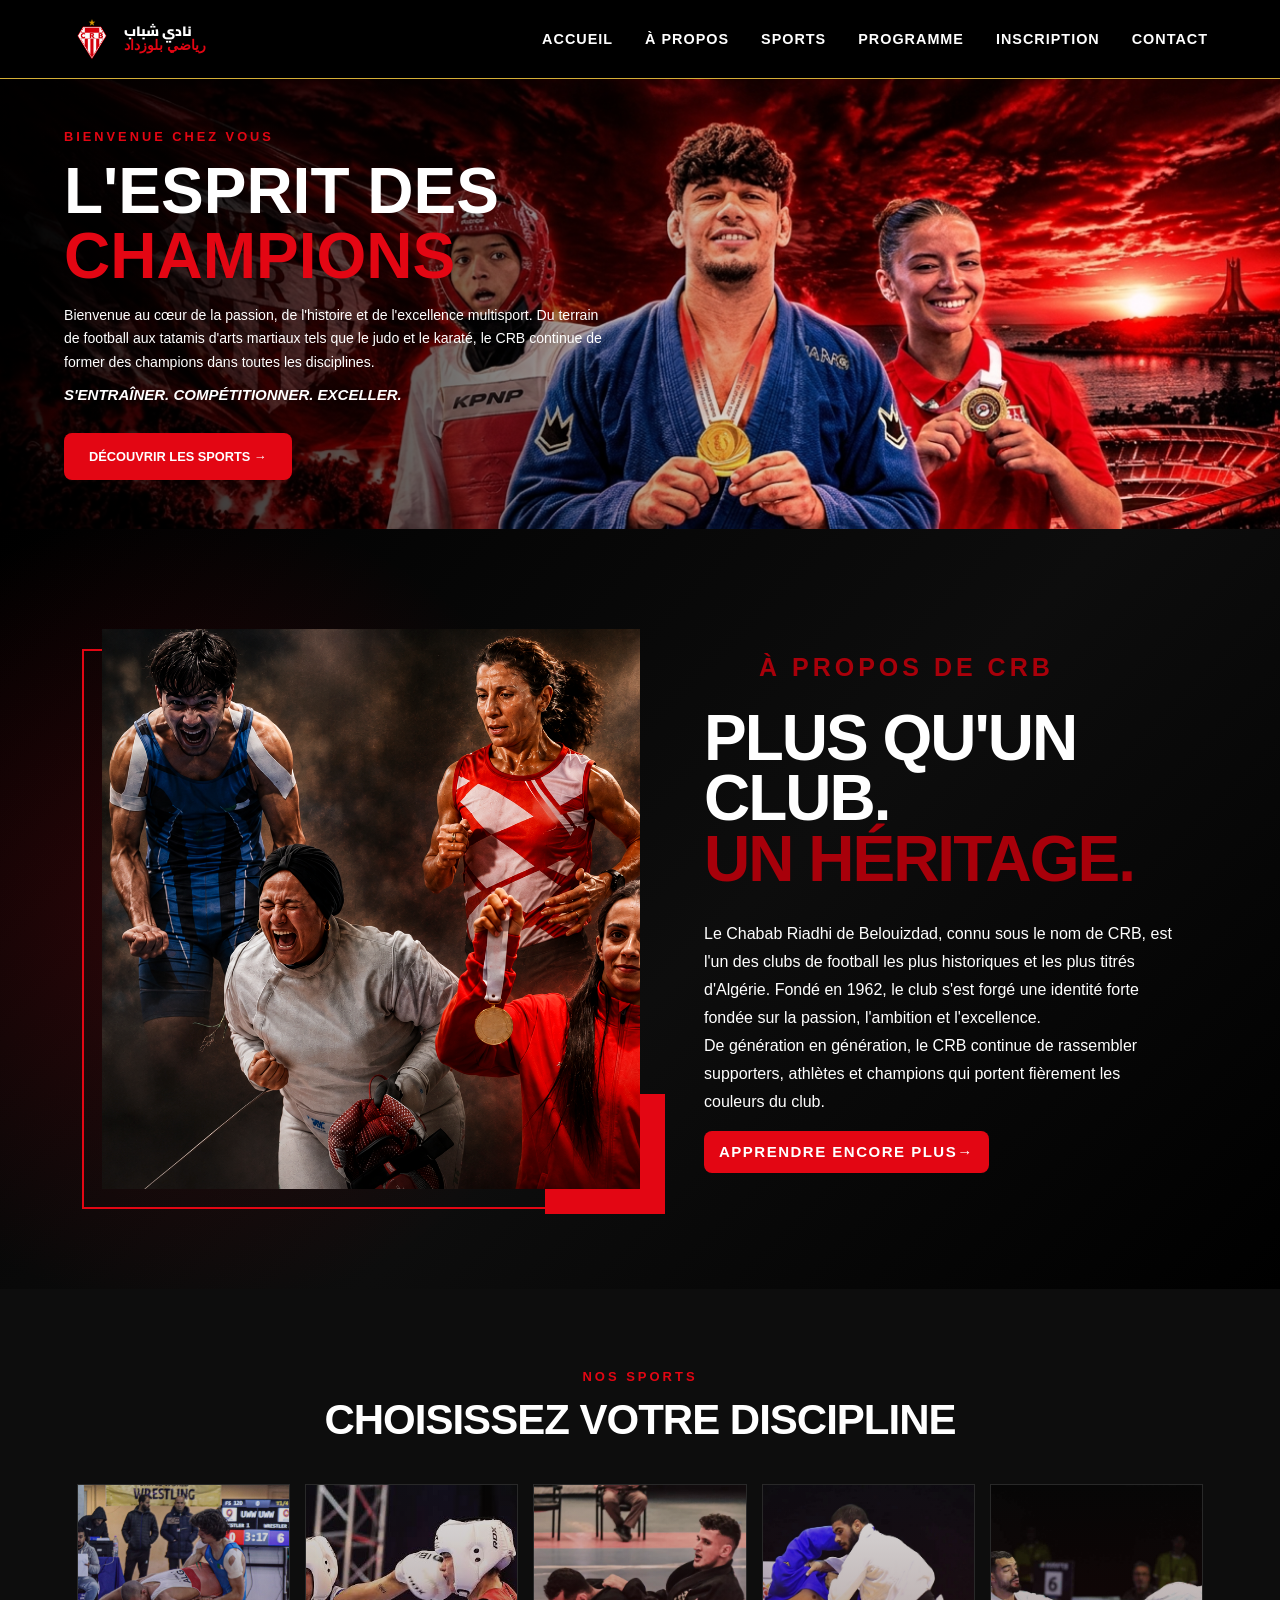
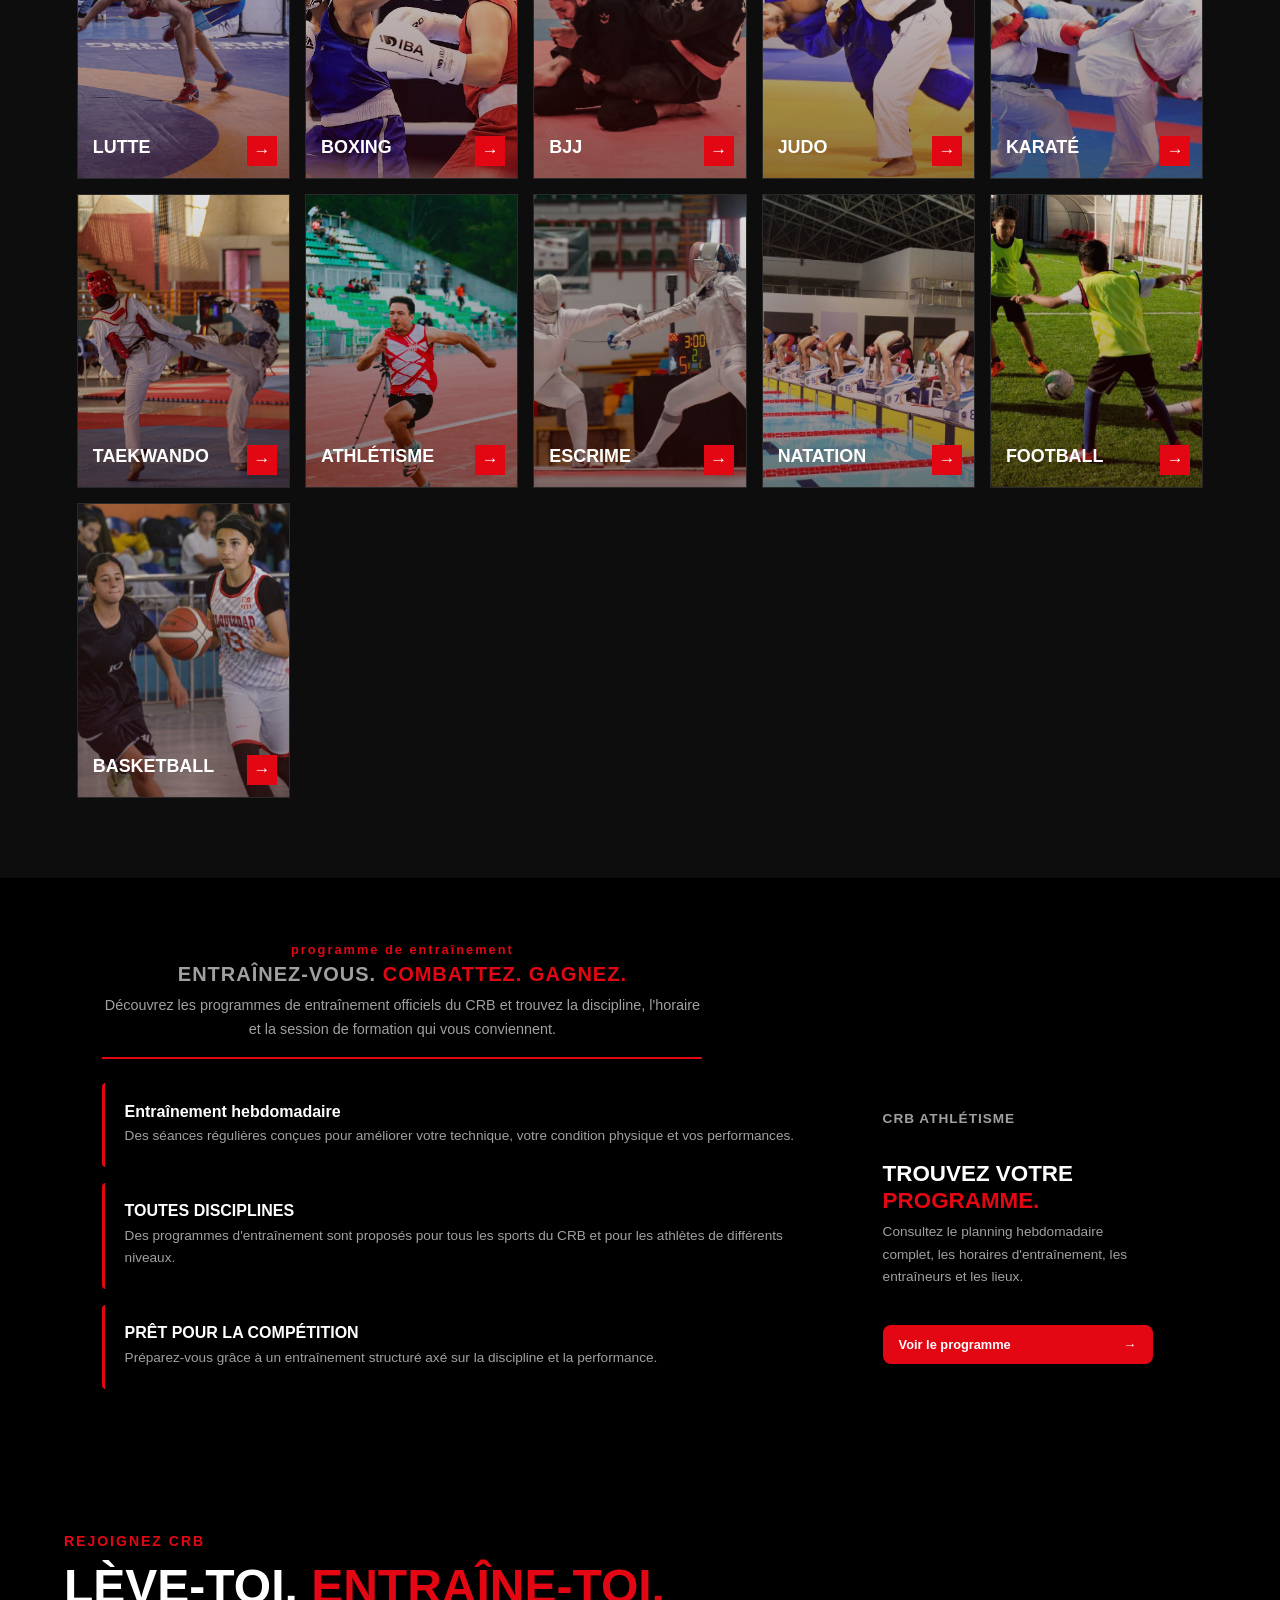
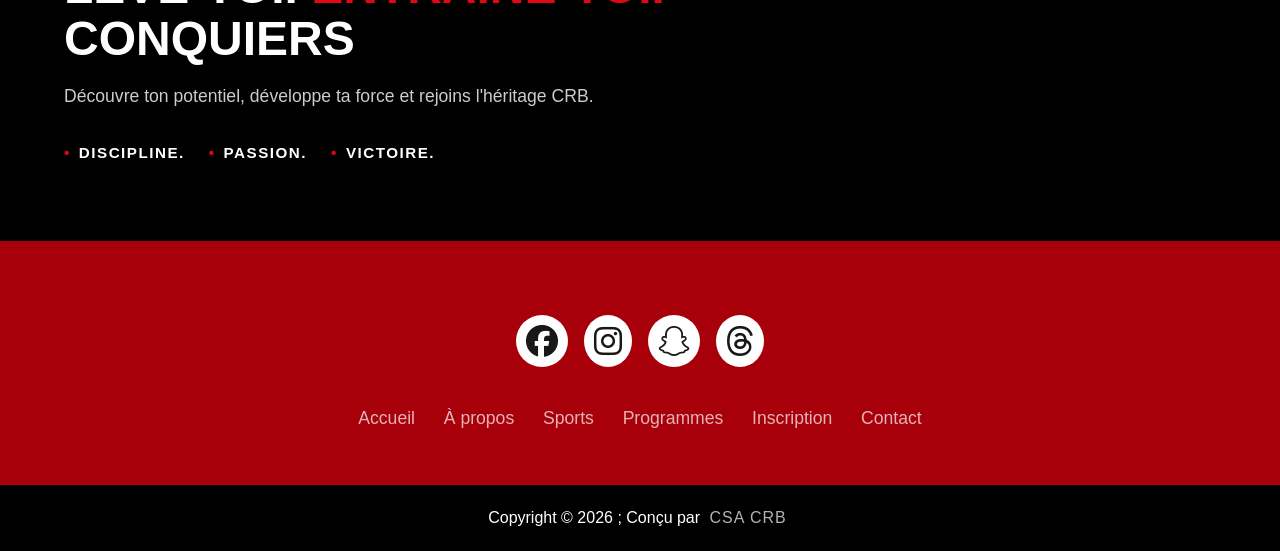
<file: html/index.html>
<!DOCTYPE html>
<html lang="en">
  <head>
    <meta charset="UTF-8" />
    <meta name="viewport" content="width=device-width, initial-scale=1.0" />
    <title>CSA CRB CLUB.</title>

    
   
    <link rel="preconnect" href="https://fonts.googleapis.com" />
    <link rel="preconnect" href="https://fonts.gstatic.com" crossorigin />

    <link
      href="https://fonts.googleapis.com/css2?family=Archivo+Black&family=Kaushan+Script&family=Oswald:wght@200..700&family=Racing+Sans+One&family=Roboto:ital,wght@0,100..900;1,100..900&family=Tourney:ital,wght@0,100..900;1,100..900&display=swap"
      rel="stylesheet"
    />

    <link rel="stylesheet" href="../css/style.css" />
    <link rel="stylesheet" href="../css/about.css" />
    <link rel="stylesheet" href="../css/sport.css" />
    <link rel="stylesheet" href="../css/program.css" />
    <link rel="stylesheet" href="../css/footer.css" />
    <link rel="stylesheet" href="../css/Join.css">
    <link rel="stylesheet" href="../css/prgrm.css">
    <link rel="stylesheet" href="../css/learnmore.css">
 <link rel="stylesheet" href="../css/responsive.css">



     <link rel="stylesheet" href="https://cdnjs.cloudflare.com/ajax/libs/font-awesome/6.5.1/css/all.min.css" integrity="sha512-DTOQO9RWCH3ppGqcWaEA1BIZOC6xxalwEsw9c2QQeAIftl+Vegovlnee1c9QX4TctnWMn13TZye+giMm8e2LwA==" crossorigin="anonymous" referrerpolicy="no-referrer" />

     <link href="https://fonts.googleapis.com/css2?family=Cairo:wght@700;900&display=swap" rel="stylesheet">
     
  </head>

  <body>
    <main>
      <!-- NAVBAR -->
      <header>
        <nav>
         <a href="index.html" class="logo">
            <img src="../images/CRB étoilé.png" alt="CRB Logo" />
               <div class="logo-text">
               نادي شباب<span>رياضي بلوزداد</span>
                </div>
          </a>

          <ul>
            <!-- links -->
            <li><a href="index.html">accueil</a></li>

            <li><a href="index.html#about">À propos</a></li>

            <li><a href="index.html#sports">sports</a></li>

            <li><a href="index.html#program">programme</a></li>

            <li><a href="login.html">inscription</a></li>

            <li><a href="contact.html">Contact</a></li>



          </ul>
        </nav>
      </header>

      <!-- HERO section-->

      <section class="hero">
        <div class="hero-text">
          <p class="small-title">Bienvenue chez vous
          </p>

          <h1>
            L'esprit des <br />
            <span>champions</span>
          </h1>

          <p class="description">
            Bienvenue au cœur de la passion, de l'histoire et de l'excellence multisport.
            Du terrain de football aux tatamis d'arts martiaux tels que le judo et le karaté,
            le CRB continue de former des champions dans toutes les disciplines.
          </p>

          <p class="Power">S'entraîner. Compétitionner. Exceller.
          </p>

          <div class="buttons">
            <a href="#sports" class="main-btn">DÉCOUVRIR LES SPORTS →
            </a>
          </div>
        </div>

        <div class="hero-image">
          <img src="../images/herooooo.png" alt="legends" />
        </div>
      </section>

      <!--about section-->

      <section class="about" id="about">
        <div class="about-image">
          <img src="../images/about.pic.png" alt="CRB Belouizdad" />
        </div>

        <div class="about-text">
          <p class="about-title">À PROPOS DE CRB
          </p>

          <h2>
            Plus qu'un club.
            <span>un héritage.</span>
          </h2>

          <p>
            Le Chabab Riadhi de Belouizdad, connu sous le nom de CRB, est l'un des clubs de football les plus historiques et les plus titrés d'Algérie. 
            Fondé en 1962, le club s'est forgé une identité forte fondée sur la passion, l'ambition et l'excellence.
          </p>

          <p>
            De génération en génération, le CRB continue de rassembler
            supporters, athlètes et champions qui portent fièrement les couleurs
            du club.
          </p>

          <a href="learnmore.html" class="about-btn">APPRENDRE ENCORE PLUS <span>→</span> </a>
        </div>
      </section>

      <!-- SPORTS -->

      <section class="sports" id="sports">
        <p class="red-title">NOS SPORTS</p>

        <h2>CHOISISSEZ VOTRE DISCIPLINE</h2>

        <div class="sport-container">
          <div class="sport-card">
            <img src="../images/mehdi.jpg" alt="Wrestling" />

            <h3> lutte</h3>

            <a href="#">→</a>
          </div>

          <div class="sport-card">
            <img src="../images/boxing.jpg" alt="boxing" />

            <h3>BOXING</h3>

            <a href="#">→</a>
          </div>

          <div class="sport-card">
            <img src="../images/bjjj.jpg" alt="BJJ" />

            <h3>BJJ</h3>

            <a href="#">→</a>
          </div>

          <div class="sport-card">
            <img src="../images/judosenior.jpg" alt="Judo" />

            <h3>JUDO</h3>

            <a href="#">→</a>
          </div>

          <div class="sport-card">
            <img src="../images/karatee.jpg" alt="karate" />

            <h3>KARATé</h3>

            <a href="#">→</a>
          </div>

          <div class="sport-card">
            <img src="../images/taekwando.jpg" alt="taekwando" />

            <h3>TAEKWANDO</h3>

            <a href="#">→</a>
          </div>

          <div class="sport-card">
            <img src="../images/athletisme.jpg" alt="Athletisme" />

            <h3>athlétisme</h3>

            <a href="#">→</a>
          </div>

          <div class="sport-card">
            <img src="../images/escrime.jpg" alt="escrime" />

            <h3>escrime</h3>

            <a href="#">→</a>
          </div>

          <div class="sport-card">
            <img src="../images/swimm.jpg" alt="swimming" />

            <h3>NATATION</h3>

            <a href="#">→</a>
          </div>

          <div class="sport-card">
            <img src="../images/footballecole.png" alt="football" />

            <h3>FOOTBALL</h3>

            <a href="#">→</a>
          </div>

          <div class="sport-card">
            <img src="../images/basketballl.png" alt="basketball" />

            <h3>BASKETBALL</h3>

            <a href="#">→</a>
          </div>

        </div>
      </section>

      <!--program section-->

      <section class="program" id="program">
        <div class="program-header">
          <p class="program-title">programme de entraînement</p>

          <h2>
            ENTRAÎNEZ-VOUS.
            <span>COMBATTEZ. GAGNEZ.
          </span>
          </h2>

          <p class="program-intro">
            Découvrez les programmes de entraînement officiels du CRB et trouvez la discipline,
             l'horaire et la session de formation qui vous conviennent.
          </p>
        </div>

        <div class="program-content">
          <!-- PROGRAM INFO -->

          <div class="program-info">
            <div class="program-item">
              <div>
                <h4>Entraînement hebdomadaire</h4>

                <p>
                  Des séances régulières conçues pour améliorer votre technique, votre condition physique
                  et vos performances.
                </p>
              </div>
            </div>

            <div class="program-item">
              <div>
                <h4>TOUTES DISCIPLINES</h4>

                <p>
                  Des programmes d'entraînement sont proposés pour tous les sports du CRB et pour les athlètes de différents niveaux.
                </p>
              </div>
            </div>

            <div class="program-item">
              <div>
                <h4>PRÊT POUR LA COMPÉTITION</h4>

                <p>
                   Préparez-vous grâce à un entraînement structuré axé sur
                  la discipline et la performance.
                </p>
              </div>
            </div>
          </div>

          <!-- PROGRAM CARD -->

          <div class="program-card">
            <img src="../images/programback.png" alt="program" />
            <p class="card-small-title">CRB ATHLÉTISME</p>

            <h3>
              TROUVEZ VOTRE <br />
              <span>PROGRAMME.</span>
            </h3>

            <p>
              Consultez le planning hebdomadaire complet, les horaires d'entraînement, les entraîneurs et les lieux.
            </p>

            <a href="program.html" class="program-btn">
              Voir le programme  <span>→</span>
            </a>
          </div>
        </div>
      </section>



      <!--join crb-->
      <section class="join-crb">
      <div class="join-content">
      <span class="section-tag">Rejoignez CRB</span>
      <H2>Lève-toi. <span>Entraîne-toi.</span> Conquiers</H2>
      <P> Découvre ton potentiel, développe ta force
        et rejoins l'héritage CRB.
      </P>
      <div class="join-values">
      <span>DISCIPLINE.</span>
      <span>PASSION.</span>
      <span>VICTOIRE.</span>
      </div>
      </div>
        </main>



    <!--footer-->
   <footer>
    <div class="footerContainer">
    <div class="socialIcons">
        
        <a href="https://www.facebook.com/p/CSA-CRB-Club-Omni-Sport-61580819447930/?locale=fr_FR" target="_blank"><i class="fa-brands fa-facebook"></i></a>
        <a href="https://www.instagram.com/crb_csa/" target="_blank"><i class="fa-brands fa-instagram"></i></a>
        <a href="https://www.snapchat.com/@crbelouizdadcsa" target="_blank"><i class="fa-brands fa-snapchat"></i></a>
        <a href="https://www.threads.com/@crb_csa" target="_blank"><i class="fa-brands fa-threads"></i></a>
        
    </div>

    <div class="footerNav">
        
        <ul>
            <li><a href="index.html">Accueil</a></li>
            <li><a href="index.html#about">À propos</a></li>
            <li><a href="index.html#sports">Sports</a></li>
            <li><a href="index.html#program">Programmes</a></li>
            <li><a href="login.html">Inscription</a></li>
            <li><a href="contact.html">Contact</a></li>

        </ul>
    </div>
</div>
    <div class="footerBottom">
        <p>Copyright © 2026 ; Conçu par <span class="designer">CSA CRB</span></p>
    </div>
</footer> 




  </body>
</html>
</file>
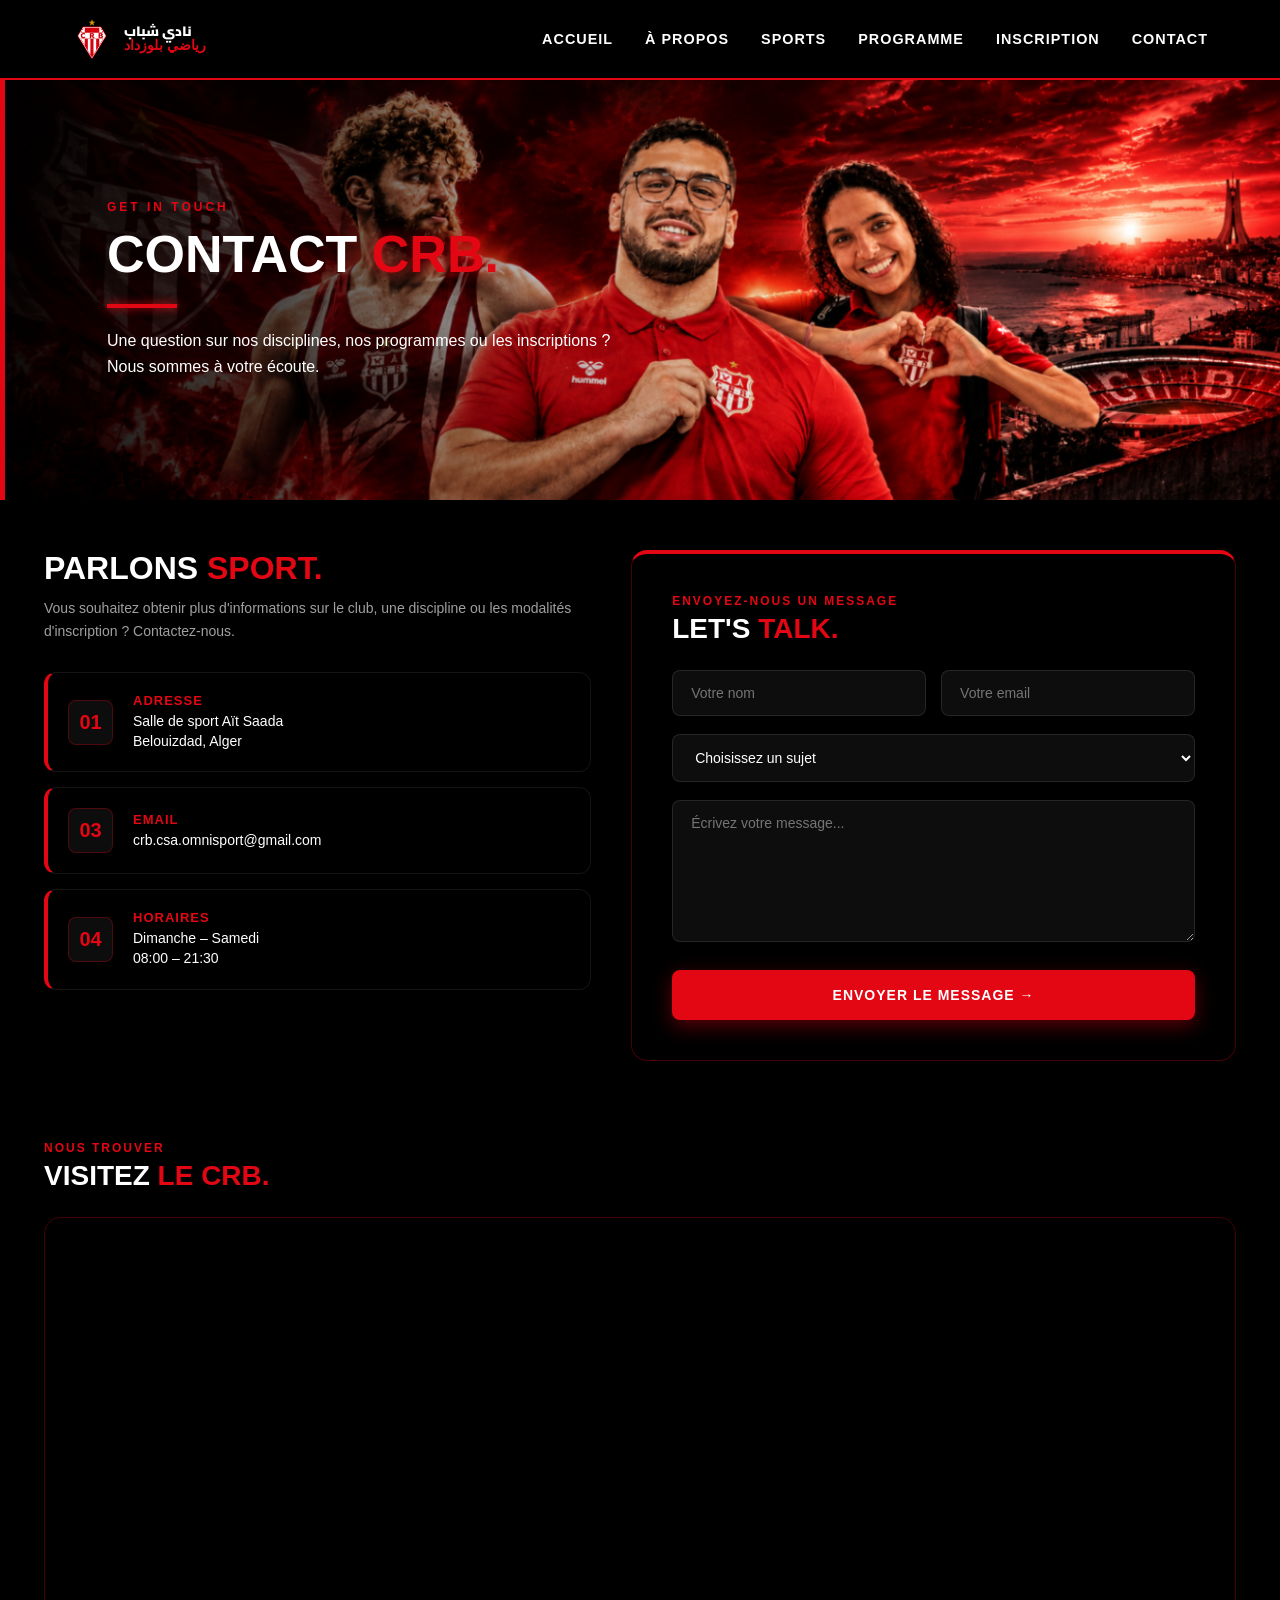
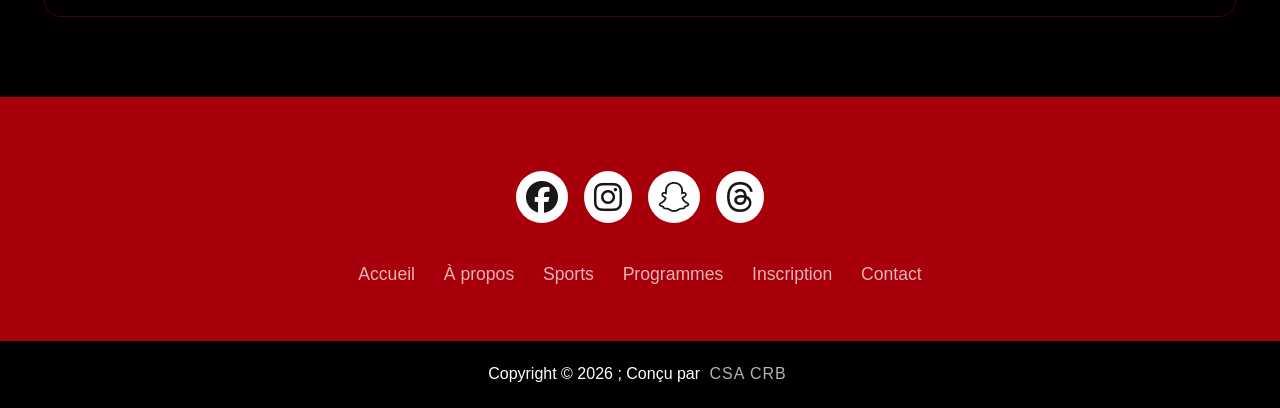
<file: html/contact.html>
<!DOCTYPE html>
<html lang="en">
  <head>
    <meta charset="UTF-8" />
    <meta name="viewport" content="width=device-width, initial-scale=1.0" />

    <title>CRB | program</title>

    <!-- Main CSS -->
    <link rel="stylesheet" href="../css/style.css" />

    <!-- Contact CSS -->
    <link rel="stylesheet" href="../css/contact.css" />

    <!--footer css-->
     <link rel="stylesheet" href="../css/footer.css" />

    <!--crb responsive-->
    <link rel="stylesheet" href="../css/responsive.css" />

    <!-- Font Awesome -->
   <link rel="stylesheet" href="https://cdnjs.cloudflare.com/ajax/libs/font-awesome/6.5.1/css/all.min.css" integrity="sha512-DTOQO9RWCH3ppGqcWaEA1BIZOC6xxalwEsw9c2QQeAIftl+Vegovlnee1c9QX4TctnWMn13TZye+giMm8e2LwA==" crossorigin="anonymous" referrerpolicy="no-referrer" />


   <link href="https://fonts.googleapis.com/css2?family=Cairo:wght@700;900&display=swap" rel="stylesheet">
  </head>

  <body>
    <!-- NAVBAR -->
    <header>
      <nav>
        <a href="index.html" class="logo">
          <img src="../images/CRB étoilé.png" alt="CRB Logo" />
          <div class="logo-text">نادي شباب<span>رياضي بلوزداد</span></div>
        </a>

        <ul>
          <!-- links -->
          <li><a href="index.html">accueil</a></li>

            <li><a href="index.html#about">À propos</a></li>

            <li><a href="index.html#sports">sports</a></li>

            <li><a href="index.html#program">programme</a></li>

            <li><a href="login.html">inscription</a></li>

            <li><a href="contact.html">Contact</a></li>


        </ul>
      </nav>
    </header>
  </body>
</html>

 <!-- ================= HERO ================= -->

  <section class="contact-hero">

    <div class="contact-hero-content">

      <p class="small-title">GET IN TOUCH</p>

      <h1>
        CONTACT <span>CRB.</span>
      </h1>

      <div class="red-line"></div>

      <p>
        Une question sur nos disciplines, nos programmes
        ou les inscriptions ? Nous sommes à votre écoute.
      </p>

       <div class="hero-image">
          <img src="../images/better2.png" alt="legends" />
        </div>

    </div>

  </section>


  <!-- ================= CONTACT INFO ================= -->

  <main>

    <section class="contact-section">

      <div class="contact-grid">

        <!-- LEFT -->

        <div class="contact-info">

          <h2>
            PARLONS <span>SPORT.</span>
          </h2>

          <p class="intro">
            Vous souhaitez obtenir plus d'informations sur le club,
            une discipline ou les modalités d'inscription ?
            Contactez-nous.
          </p>


          <!-- ADDRESS -->

          <div class="info-card">

            <div class="info-number">01</div>

            <div>
              <h3>ADRESSE</h3>
              <p>
               Salle de sport Aït Saada<br>
                Belouizdad, Alger
              </p>
            </div>

          </div>


      

          <!-- EMAIL -->

          <div class="info-card">

            <div class="info-number">03</div>

            <div>
              <h3>EMAIL</h3>
              <p>
                crb.csa.omnisport@gmail.com
              </p>
            </div>

          </div>


          <!-- HOURS -->

          <div class="info-card">

            <div class="info-number">04</div>

            <div>
              <h3>HORAIRES</h3>
              <p>
                Dimanche – Samedi<br>
                08:00 – 21:30
              </p>
            </div>

          </div>

        </div>


        <!-- RIGHT : FORM -->

        <div class="contact-form">

          <p class="form-title">ENVOYEZ-NOUS UN MESSAGE</p>

          <h2>LET'S <span>TALK.</span></h2>

          <form>

            <div class="input-row">

              <input
                type="text"
                placeholder="Votre nom"
                required
              >

              <input
                type="email"
                placeholder="Votre email"
                required
              >

            </div>


            <select required>

              <option value="" disabled selected>
                Choisissez un sujet
              </option>

              <option>
                Information sur une discipline
              </option>

              <option>
                Programmes d'entraînement
              </option>

              <option>
                Inscription
              </option>

              <option>
                Autre demande
              </option>

            </select>


            <textarea
              placeholder="Écrivez votre message..."
              rows="7"
              required
            ></textarea>


            <button type="submit">
              ENVOYER LE MESSAGE →
            </button>

          </form>

        </div>

      </div>

    </section>


  

    <!-- ================= MAP ================= -->

    <section class="map-section">

      <div class="map-title">

        <p class="small-title">NOUS TROUVER</p>

        <h2>
          VISITEZ <span>LE CRB.</span>
        </h2>

      </div>


      <div class="map">

        <!-- Remplace cette iframe par la vraie localisation du club -->

        <iframe
          src="https://www.google.com/maps?q=Salle+de+sport+Aït+Saâda,Belouizdad,Alger&output=embed"
          loading="lazy"
          allowfullscreen>
        </iframe>

      </div>

    </section>

  </main>


      <!--footer-->
   <footer>
    <div class="footerContainer">
    <div class="socialIcons">
        
        <a href="https://www.facebook.com/p/CSA-CRB-Club-Omni-Sport-61580819447930/?locale=fr_FR" target="_blank"><i class="fa-brands fa-facebook"></i></a>
        <a href="https://www.instagram.com/crb_csa/" target="_blank"><i class="fa-brands fa-instagram"></i></a>
        <a href="https://www.snapchat.com/@crbelouizdadcsa" target="_blank"><i class="fa-brands fa-snapchat"></i></a>
        <a href="https://www.threads.com/@crb_csa" target="_blank"><i class="fa-brands fa-threads"></i></a>
        
    </div>

    <div class="footerNav">
        
        <ul>
            <li><a href="index.html">Accueil</a></li>
            <li><a href="index.html#about">À propos</a></li>
            <li><a href="index.html#sports">Sports</a></li>
            <li><a href="index.html#program">Programmes</a></li>
            <li><a href="login.html">Inscription</a></li>
            <li><a href="contact.html">Contact</a></li>

        </ul>
    </div>
</div>
    <div class="footerBottom">
        <p>Copyright © 2026 ; Conçu par <span class="designer">CSA CRB</span></p>
    </div>
</footer>
</file>
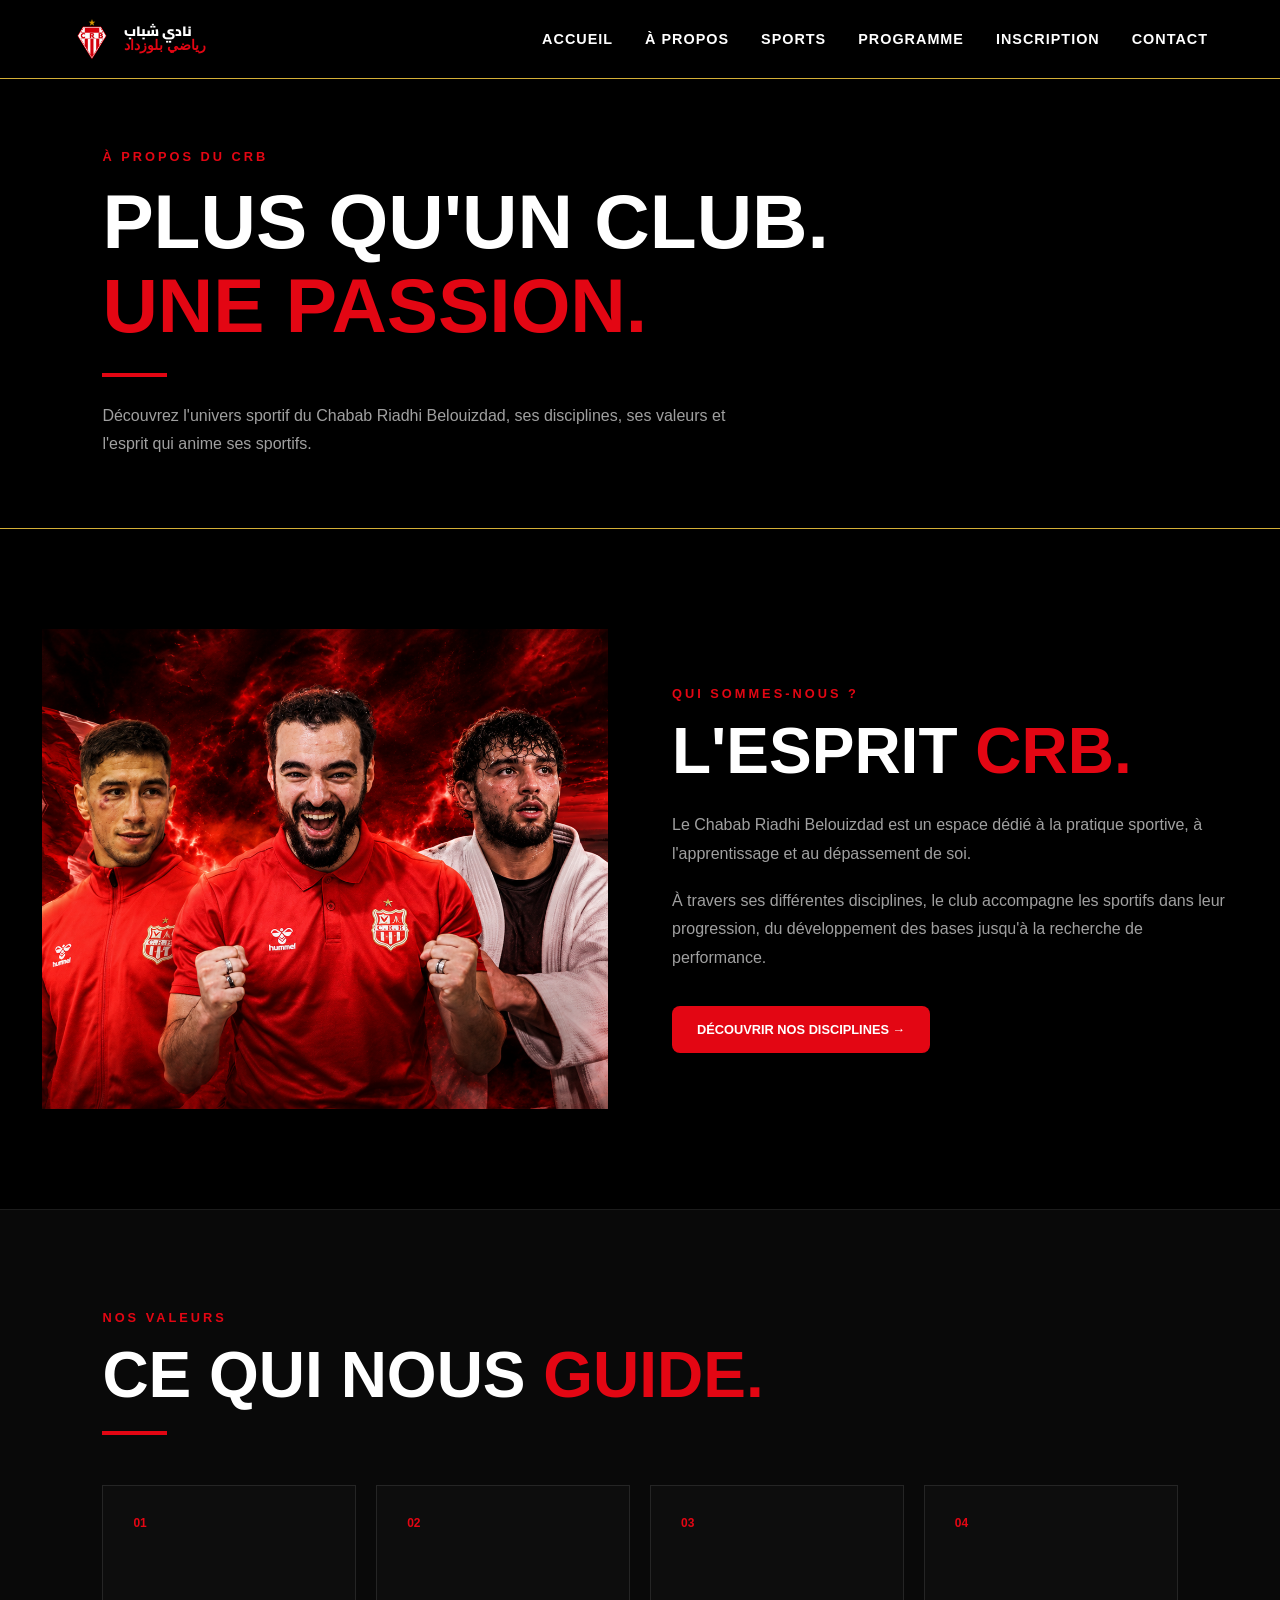
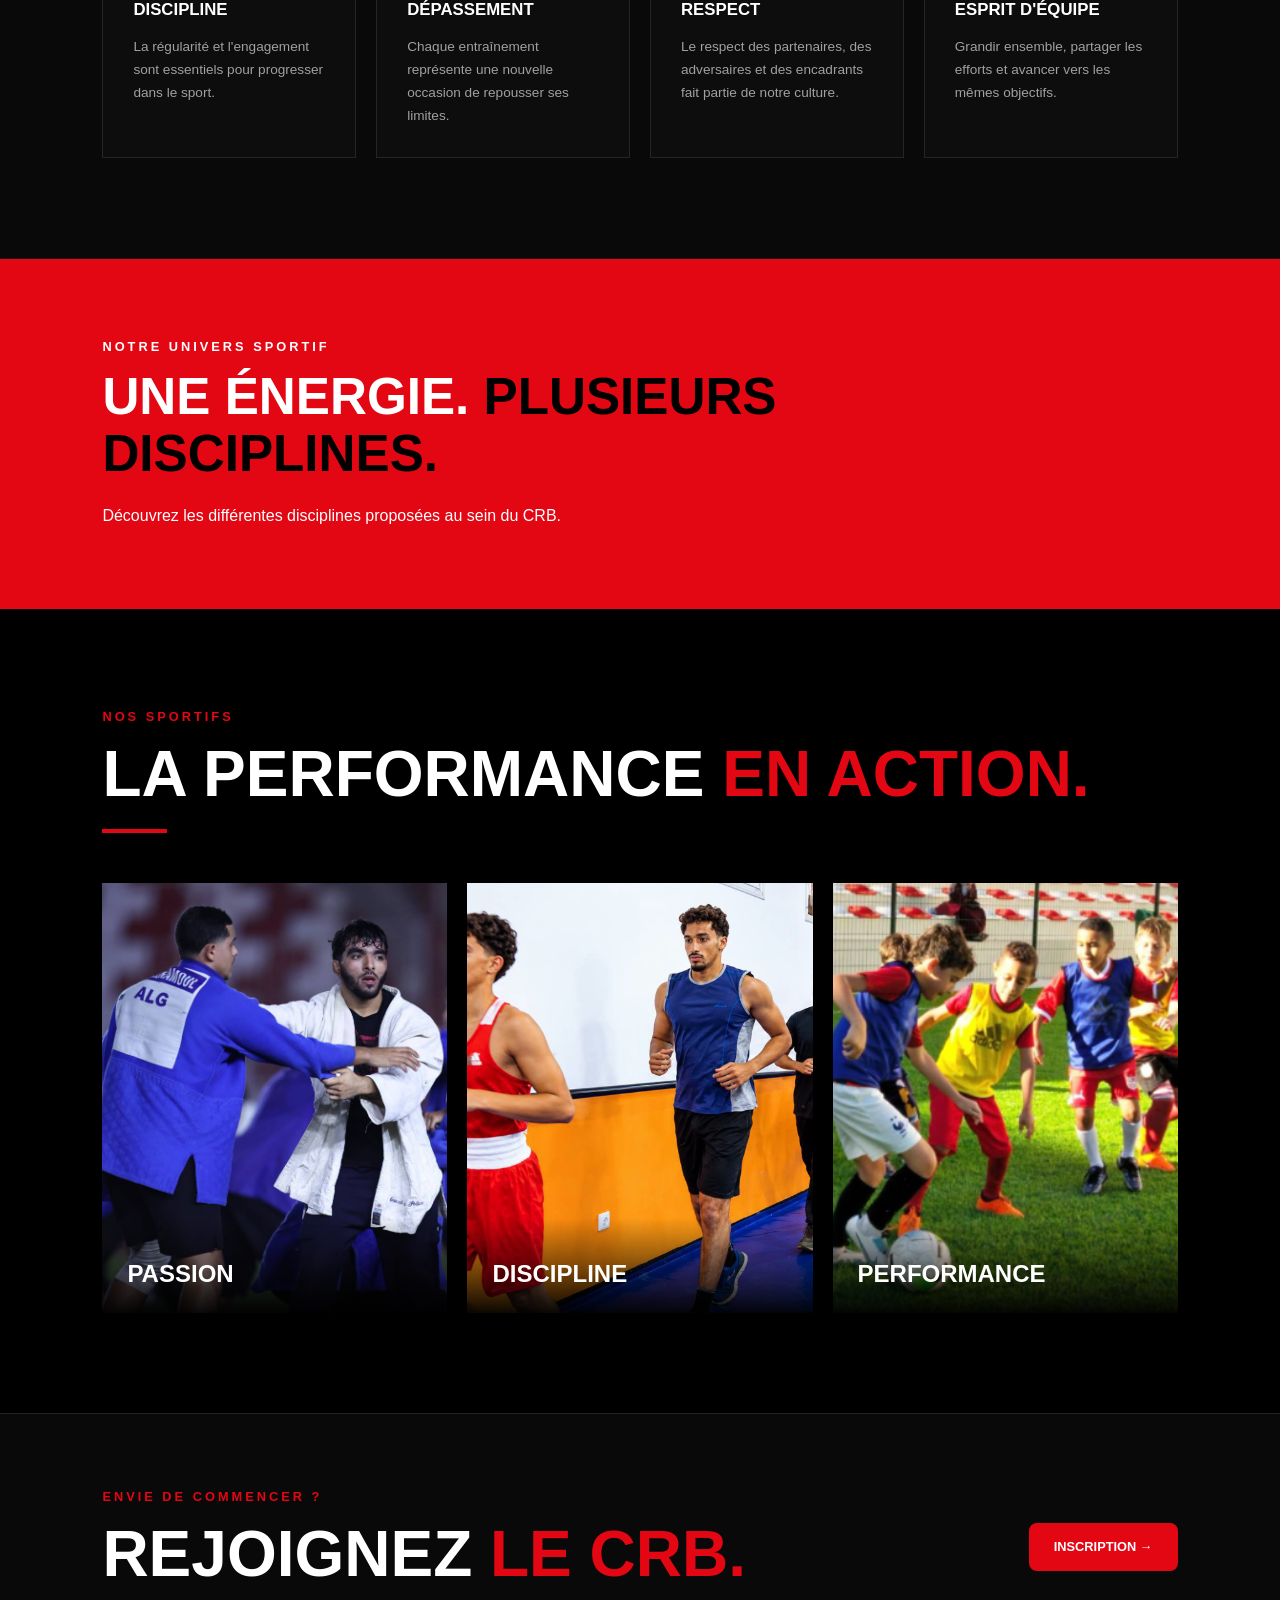
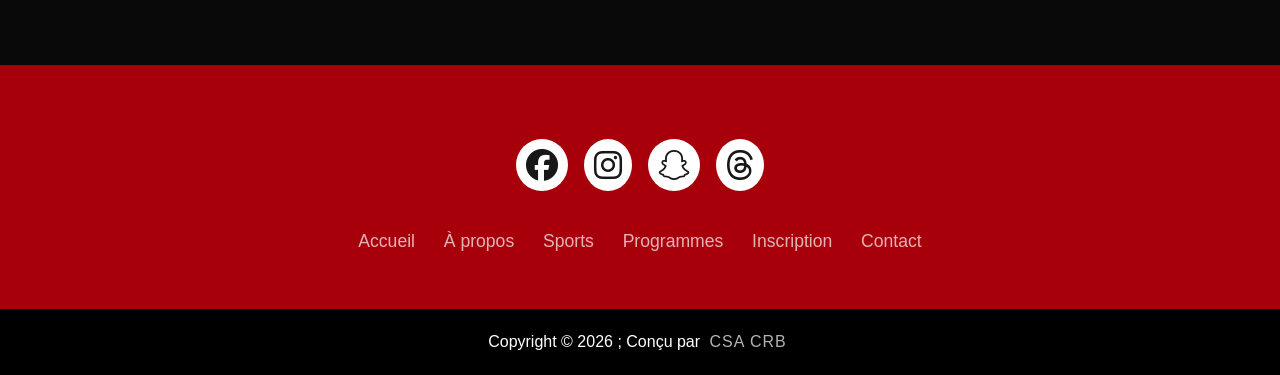
<file: html/learnmore.html>
<!doctype html>
<html lang="en">
  <head>
    <meta charset="UTF-8" />
    <meta name="viewport" content="width=device-width, initial-scale=1.0" />

    <title>CRB | program</title>

    <!-- Main CSS -->
    <link rel="stylesheet" href="../css/style.css" />

    <!-- Login CSS -->
    <link rel="stylesheet" href="../css/learnmore.css" />

    <!--footer-->
        <link rel="stylesheet" href="../css/footer.css" />
        <link rel="stylesheet" href="https://cdnjs.cloudflare.com/ajax/libs/font-awesome/6.5.1/css/all.min.css" integrity="sha512-DTOQO9RWCH3ppGqcWaEA1BIZOC6xxalwEsw9c2QQeAIftl+Vegovlnee1c9QX4TctnWMn13TZye+giMm8e2LwA==" crossorigin="anonymous" referrerpolicy="no-referrer" />

    <!--responsive css-->
    <link rel="stylesheet" href="../css/responsive.css" />

    <link href="https://fonts.googleapis.com/css2?family=Cairo:wght@700;900&display=swap" rel="stylesheet">
  </head>

  <body>
    <!-- NAVBAR -->
    <header>
      <nav>
        <a href="index.html" class="logo">
          <img src="../images/CRB étoilé.png" alt="CRB Logo" />
          <div class="logo-text">نادي شباب<span>رياضي بلوزداد</span></div>
        </a>

        <ul>
          <!-- links -->
          <li><a href="index.html">accueil</a></li>

            <li><a href="index.html#about">À propos</a></li>

            <li><a href="index.html#sports">sports</a></li>

            <li><a href="index.html#program">programme</a></li>

            <li><a href="login.html">inscription</a></li>

            <li><a href="contact.html">Contact</a></li>


        </ul>


      </nav>
    </header>

   

  <!-- ================= HERO ================= -->

  <section class="about-hero">

    <div class="hero-content">

      <p class="small-title">À PROPOS DU CRB</p>

      <h1>
        PLUS QU'UN CLUB.
        <span>UNE PASSION.</span>
      </h1>

      <div class="red-line"></div>

      <p class="hero-description">
        Découvrez l'univers sportif du Chabab Riadhi Belouizdad,
        ses disciplines, ses valeurs et l'esprit qui anime
        ses sportifs.
      </p>

    </div>

  </section>


  <main>


    <!-- ================= ABOUT ================= -->

    <section class="about-section">

      <div class="about-image2">

        <img
           src="../images/Héros du CRB sous la fumée rouge.png" alt="CRB " />
        >

      </div>


      <div class="about-content">

        <p class="small-title">QUI SOMMES-NOUS ?</p>

        <h2>
          L'ESPRIT
          <span>CRB.</span>
        </h2>

        <p>
          Le Chabab Riadhi Belouizdad est un espace dédié
          à la pratique sportive, à l'apprentissage et au
          dépassement de soi.
        </p>

        <p>
          À travers ses différentes disciplines, le club
          accompagne les sportifs dans leur progression,
          du développement des bases jusqu'à la recherche
          de performance.
        </p>

        <a href="index.html#sports" class="main-btn">
          DÉCOUVRIR NOS DISCIPLINES →
        </a>

      </div>

    </section>


    <!-- ================= VALUES ================= -->

    <section class="values-section">

      <div class="section-header">

        <p class="small-title">NOS VALEURS</p>

        <h2>
          CE QUI NOUS
          <span>GUIDE.</span>
        </h2>

        <div class="red-line"></div>

      </div>


      <div class="values-grid">

        <div class="value-card">

          <span class="value-number">01</span>

          <h3>DISCIPLINE</h3>

          <p>
            La régularité et l'engagement sont essentiels
            pour progresser dans le sport.
          </p>

        </div>


        <div class="value-card">

          <span class="value-number">02</span>

          <h3>DÉPASSEMENT</h3>

          <p>
            Chaque entraînement représente une nouvelle
            occasion de repousser ses limites.
          </p>

        </div>


        <div class="value-card">

          <span class="value-number">03</span>

          <h3>RESPECT</h3>

          <p>
            Le respect des partenaires, des adversaires
            et des encadrants fait partie de notre culture.
          </p>

        </div>


        <div class="value-card">

          <span class="value-number">04</span>

          <h3>ESPRIT D'ÉQUIPE</h3>

          <p>
            Grandir ensemble, partager les efforts et
            avancer vers les mêmes objectifs.
          </p>

        </div>

      </div>

    </section>


    <!-- ================= SPORTS ================= -->

    <section class="sports-banner">

      <div>

        <p class="small-title">NOTRE UNIVERS SPORTIF</p>

        <h2>
          UNE ÉNERGIE.
          <span>PLUSIEURS DISCIPLINES.</span>
        </h2>

        <p>
          Découvrez les différentes disciplines proposées
          au sein du CRB.
        </p>

      </div>




    </section>


    <!-- ================= ATHLETES ================= -->

    <section class="athletes-section">

      <div class="section-header">

        <p class="small-title">NOS SPORTIFS</p>

        <h2>
          LA PERFORMANCE
          <span>EN ACTION.</span>
        </h2>

        <div class="red-line"></div>

      </div>


      <div class="athletes-grid">

        <div class="athlete-card">

           <img src="../images/judoka.PNG" alt="passion" />

          <div class="athlete-info">



            <h3>PASSION</h3>

          </div>

        </div>


        <div class="athlete-card">

           <img src="../images/boxx.PNG" alt="discipline" />

          <div class="athlete-info">



            <h3>DISCIPLINE</h3>

          </div>

        </div>


        <div class="athlete-card">

           <img src="../images/foot.PNG" alt="performance" />

          <div class="athlete-info">


            <h3>PERFORMANCE</h3>

          </div>

        </div>

      </div>

    </section>


    <!-- ================= CTA ================= -->

    <section class="about-cta">

      <div>

        <p class="small-title">ENVIE DE COMMENCER ?</p>

        <h2>
          REJOIGNEZ
          <span>LE CRB.</span>
        </h2>

      </div>


      <a href="login.html" class="main-btn">
        INSCRIPTION →
      </a>

    </section>


  </main>

  
        <!--footer-->
   <footer>
    <div class="footerContainer">
    <div class="socialIcons">
        
        <a href="https://www.facebook.com/p/CSA-CRB-Club-Omni-Sport-61580819447930/?locale=fr_FR" target="_blank"><i class="fa-brands fa-facebook"></i></a>
        <a href="https://www.instagram.com/crb_csa/" target="_blank"><i class="fa-brands fa-instagram"></i></a>
        <a href="https://www.snapchat.com/@crbelouizdadcsa" target="_blank"><i class="fa-brands fa-snapchat"></i></a>
        <a href="https://www.threads.com/@crb_csa" target="_blank"><i class="fa-brands fa-threads"></i></a>
        
    </div>

    <div class="footerNav">
        
        <ul>
            <li><a href="index.html">Accueil</a></li>
            <li><a href="index.html#about">À propos</a></li>
            <li><a href="index.html#sports">Sports</a></li>
            <li><a href="index.html#program">Programmes</a></li>
            <li><a href="login.html">Inscription</a></li>
            <li><a href="contact.html">Contact</a></li>


        </ul>
    </div>
</div>
    <div class="footerBottom">
        <p>Copyright © 2026 ; Conçu par <span class="designer">CSA CRB</span></p>
    </div>
</footer>




  </body>
</html>

  </body>
</html>
</file>
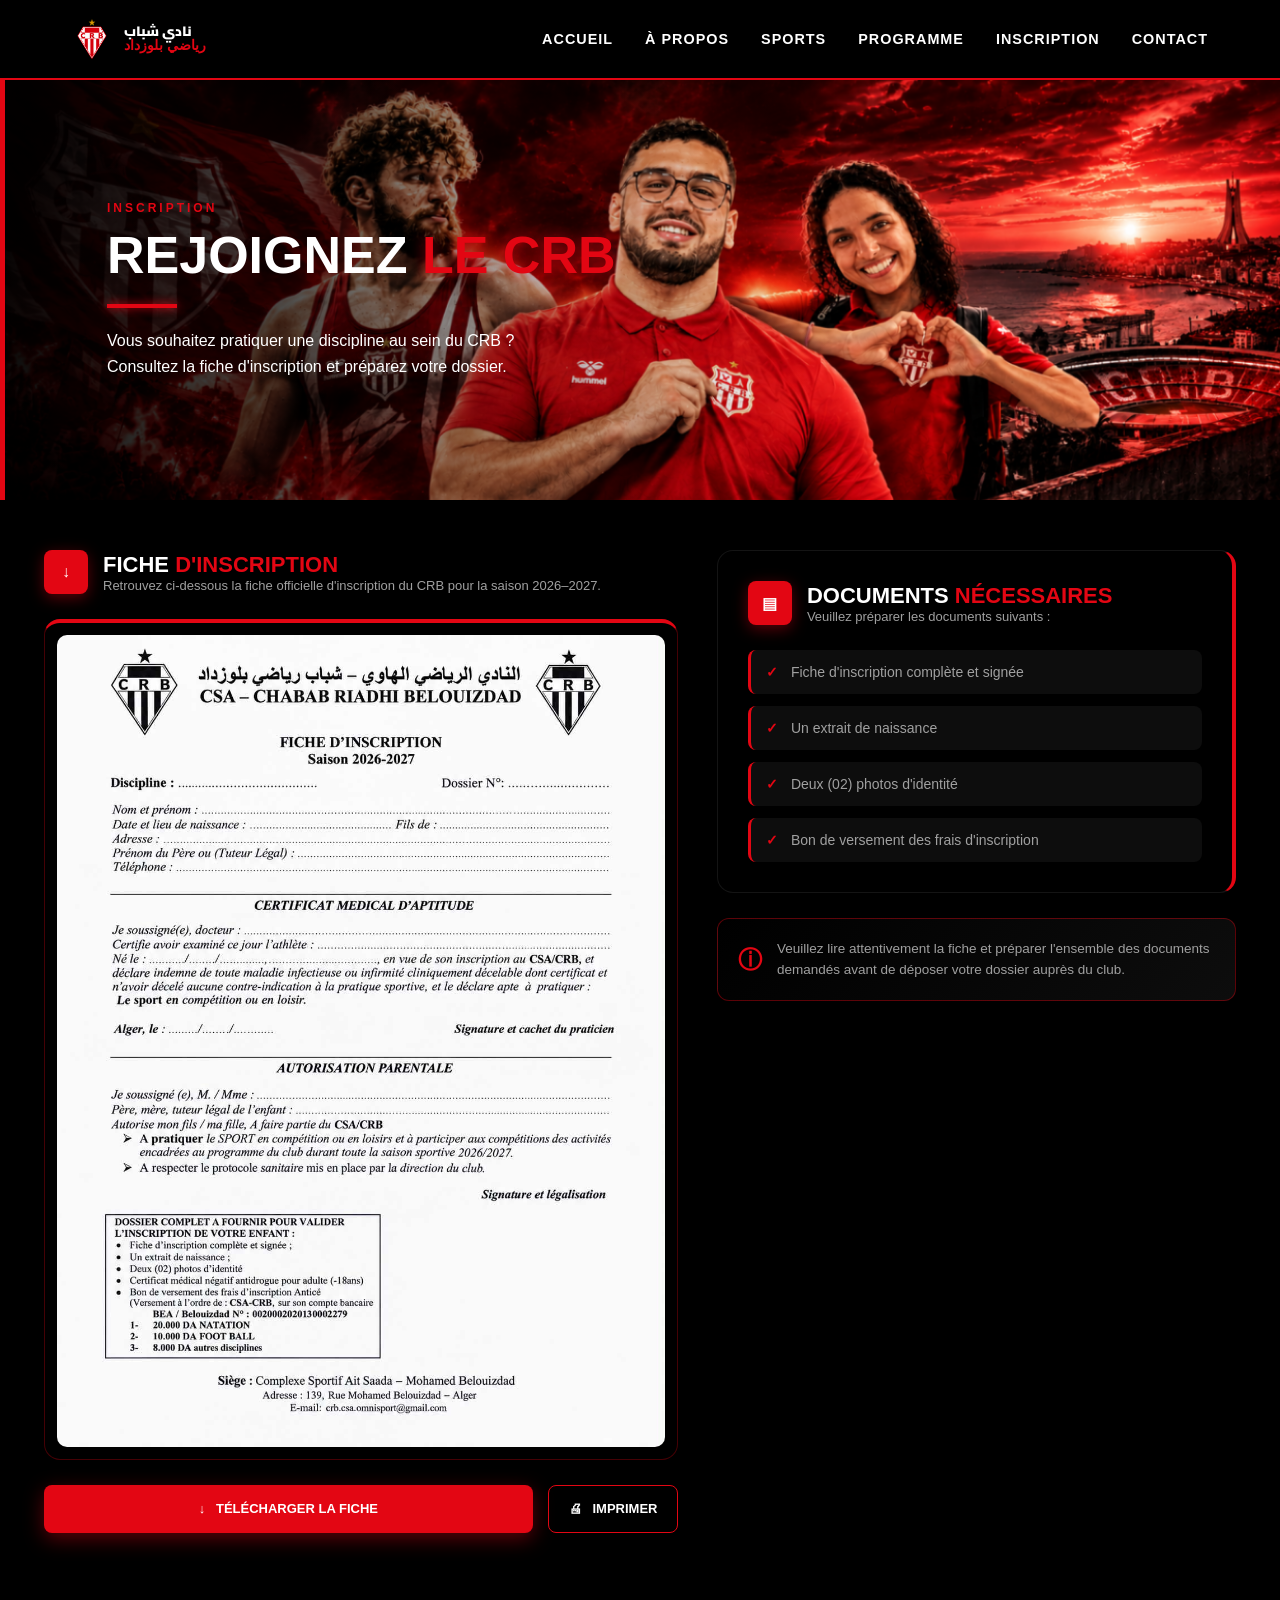
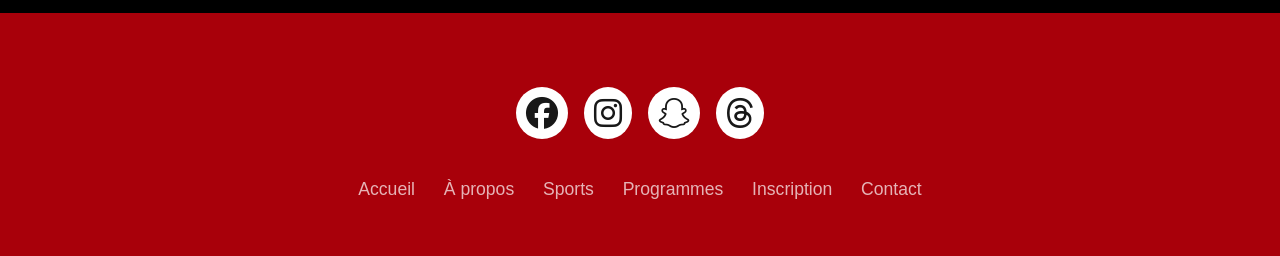
<file: html/login.html>
<!doctype html>

<html lang="fr">
  <head>
    <meta charset="UTF-8" />

    <meta name="viewport" content="width=device-width, initial-scale=1.0" />

    <title>CRB | Inscription</title>

    <!-- Main CSS -->
    <link rel="stylesheet" href="../css/style.css" />

    <!-- Login CSS -->
    <link rel="stylesheet" href="../css/inscription.css" />

    <!--footer css-->
    <link rel="stylesheet" href="../css/footer.css" />

    <link
      rel="stylesheet"
      href="https://cdnjs.cloudflare.com/ajax/libs/font-awesome/6.5.1/css/all.min.css"
      integrity="sha512-DTOQO9RWCH3ppGqcWaEA1BIZOC6xxalwEsw9c2QQeAIftl+Vegovlnee1c9QX4TctnWMn13TZye+giMm8e2LwA=="
      crossorigin="anonymous"
      referrerpolicy="no-referrer"
    />

    <!--crb responsive-->
    <link rel="stylesheet" href="../css/responsive.css" />

    <link
      href="https://fonts.googleapis.com/css2?family=Cairo:wght@700;900&display=swap"
      rel="stylesheet"
    />
  </head>

  <body>
    <!-- ================= NAVBAR ================= -->

    <header>
      <nav>
        <a href="index.html" class="logo">
          <img src="../images/CRB étoilé.png" alt="CRB Logo" />

          <div class="logo-text">
            نادي شباب
            <span>رياضي بلوزداد</span>
          </div>
        </a>

        <ul>
          <li><a href="index.html">accueil</a></li>

          <li><a href="index.html#about">À propos</a></li>

          <li><a href="index.html#sports">sports</a></li>

          <li><a href="index.html#program">programme</a></li>

          <li><a href="login.html">inscription</a></li>

          <li><a href="contact.html">Contact</a></li>
        </ul>
      </nav>
    </header>

    <!-- ================= HERO ================= -->

    <section class="inscription-hero">
      <div class="hero-content">
        <p>INSCRIPTION</p>

        <h1>REJOIGNEZ <span>LE CRB</span></h1>

        <div class="line"></div>

        <p class="description">
          Vous souhaitez pratiquer une discipline au sein du CRB ? Consultez la
          fiche d'inscription et préparez votre dossier.
        </p>

        <div class="hero-image">
          <img src="../images/better2.png" alt="legends" />
        </div>
      </div>
    </section>

    <!-- ================= REGISTRATION CONTENT ================= -->
    <main class="registration">
      <div class="registration-grid">
        <!-- left-->
        <div class="left-col">
          <div class="section-title">
            <div class="icon">↓</div>
            <div>
              <h2>FICHE <span>D'INSCRIPTION</span></h2>
              <p>
                Retrouvez ci-dessous la fiche officielle d'inscription du CRB
                pour la saison 2026–2027.
              </p>
            </div>
          </div>

          <div class="fiche-container">
            <img
              src="../images/fiche d'inscription.jpg"
              alt="Fiche d'inscription CRB 2026-2027"
              class="fiche-image"
            />
          </div>

          <div class="fiche-actions">
            <a
              href="../images/fiche d'inscription.jpg"
              class="download-btn"
              download="Fiche-inscription-CRB-2026-2027.jpg"
            >
              ↓ &nbsp; TÉLÉCHARGER LA FICHE
            </a>
            <button type="button" class="print-btn" onclick="window.print()">
              🖨 &nbsp; IMPRIMER
            </button>
          </div>
        </div>

        <!-- rrright-->
        <div class="right-col">
          <div class="documents">
            <div class="section-title">
              <div class="icon">▤</div>
              <div>
                <h2>DOCUMENTS <span>NÉCESSAIRES</span></h2>
                <p>Veuillez préparer les documents suivants :</p>
              </div>
            </div>

            <ul>
              <li>Fiche d'inscription complète et signée</li>
              <li>Un extrait de naissance</li>
              <li>Deux (02) photos d'identité</li>
              <li>Bon de versement des frais d'inscription</li>
            </ul>
          </div>

          <div class="info-box">
            <strong>ⓘ</strong>
            <p>
              Veuillez lire attentivement la fiche et préparer l'ensemble des
              documents demandés avant de déposer votre dossier auprès du club.
            </p>
          </div>
        </div>
      </div>
    </main>

    <!--footer-->
    <footer>
      <div class="footerContainer">
        <div class="socialIcons">
          <a
            href="https://www.facebook.com/p/CSA-CRB-Club-Omni-Sport-61580819447930/?locale=fr_FR"
            target="_blank"
            ><i class="fa-brands fa-facebook"></i
          ></a>
          <a href="https://www.instagram.com/crb_csa/" target="_blank"
            ><i class="fa-brands fa-instagram"></i
          ></a>
          <a href="https://www.snapchat.com/@crbelouizdadcsa" target="_blank"
            ><i class="fa-brands fa-snapchat"></i
          ></a>
          <a href="https://www.threads.com/@crb_csa" target="_blank"
            ><i class="fa-brands fa-threads"></i
          ></a>
        </div>

        <div class="footerNav">
          <ul>
            <li><a href="index.html">Accueil</a></li>
            <li><a href="index.html#about">À propos</a></li>
            <li><a href="index.html#sports">Sports</a></li>
            <li><a href="index.html#program">Programmes</a></li>
            <li><a href="login.html">Inscription</a></li>
            <li><a href="contact.html">Contact</a></li>
</file>
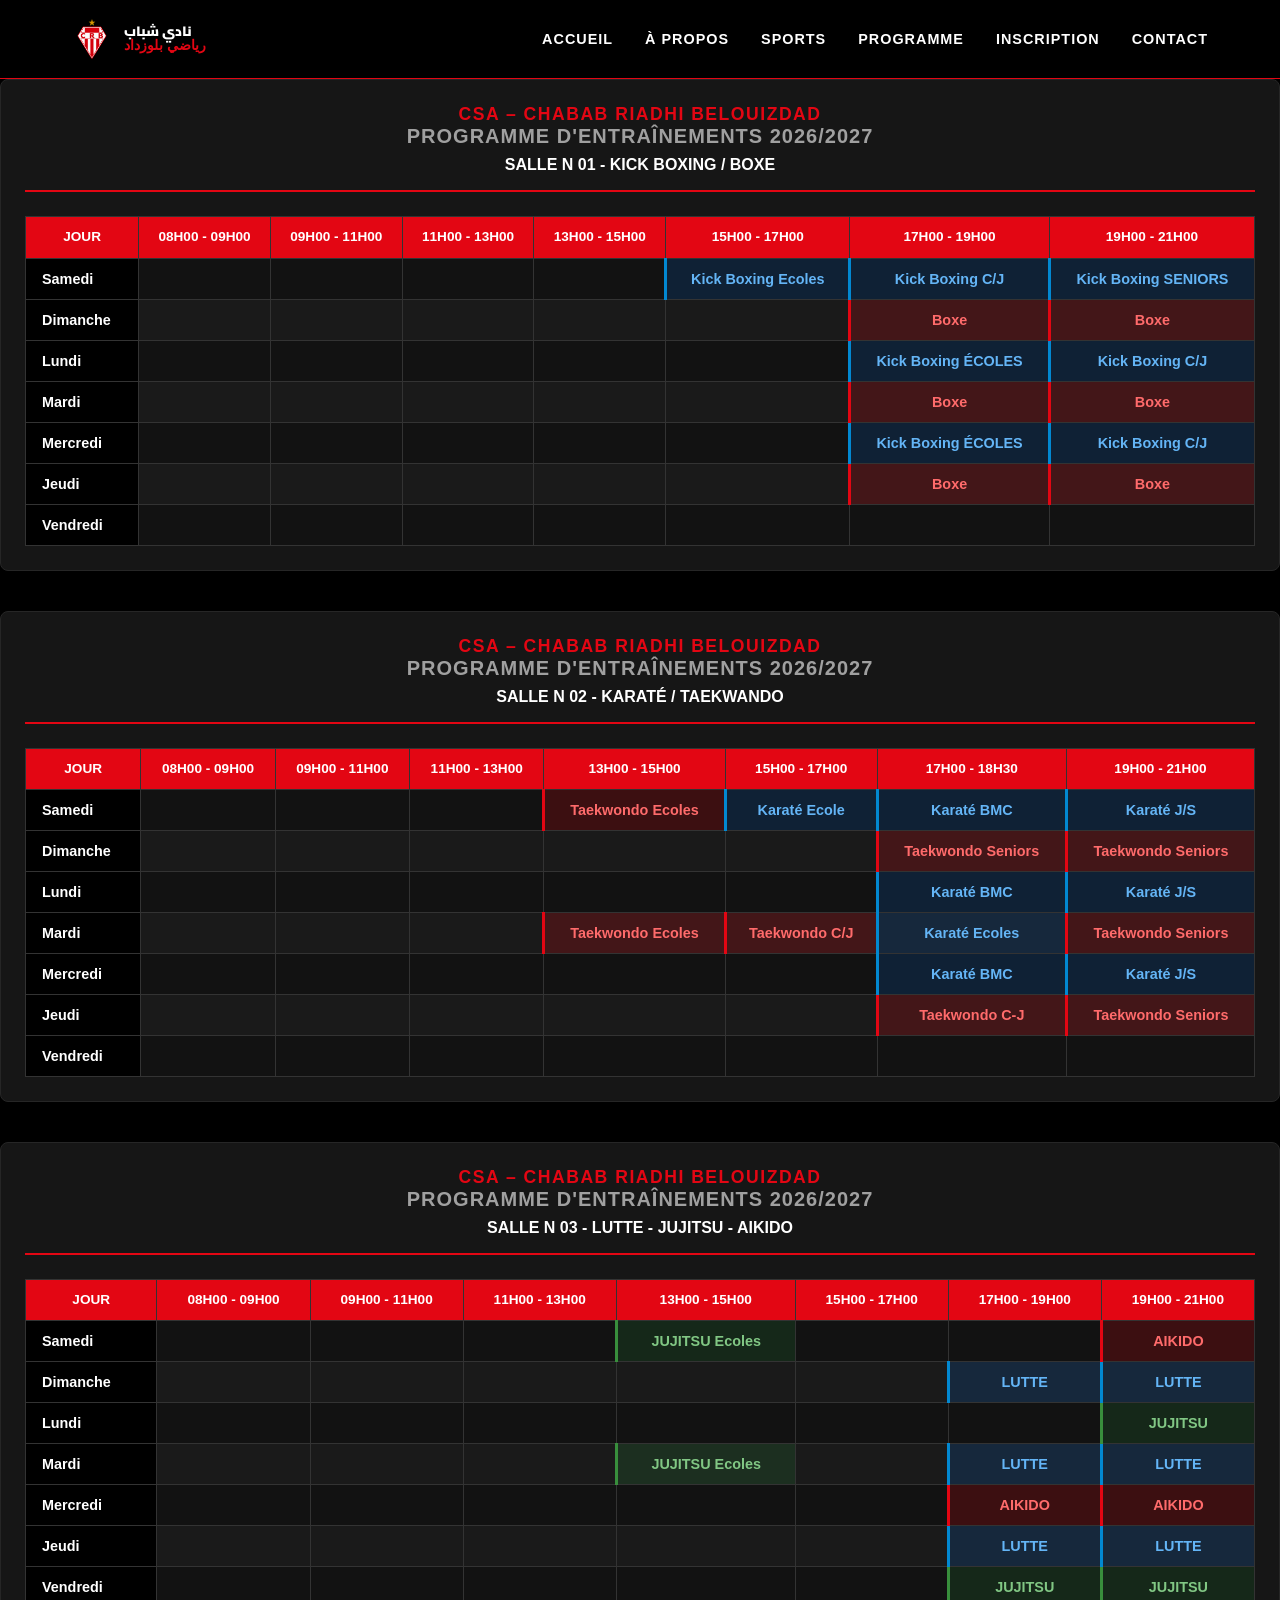
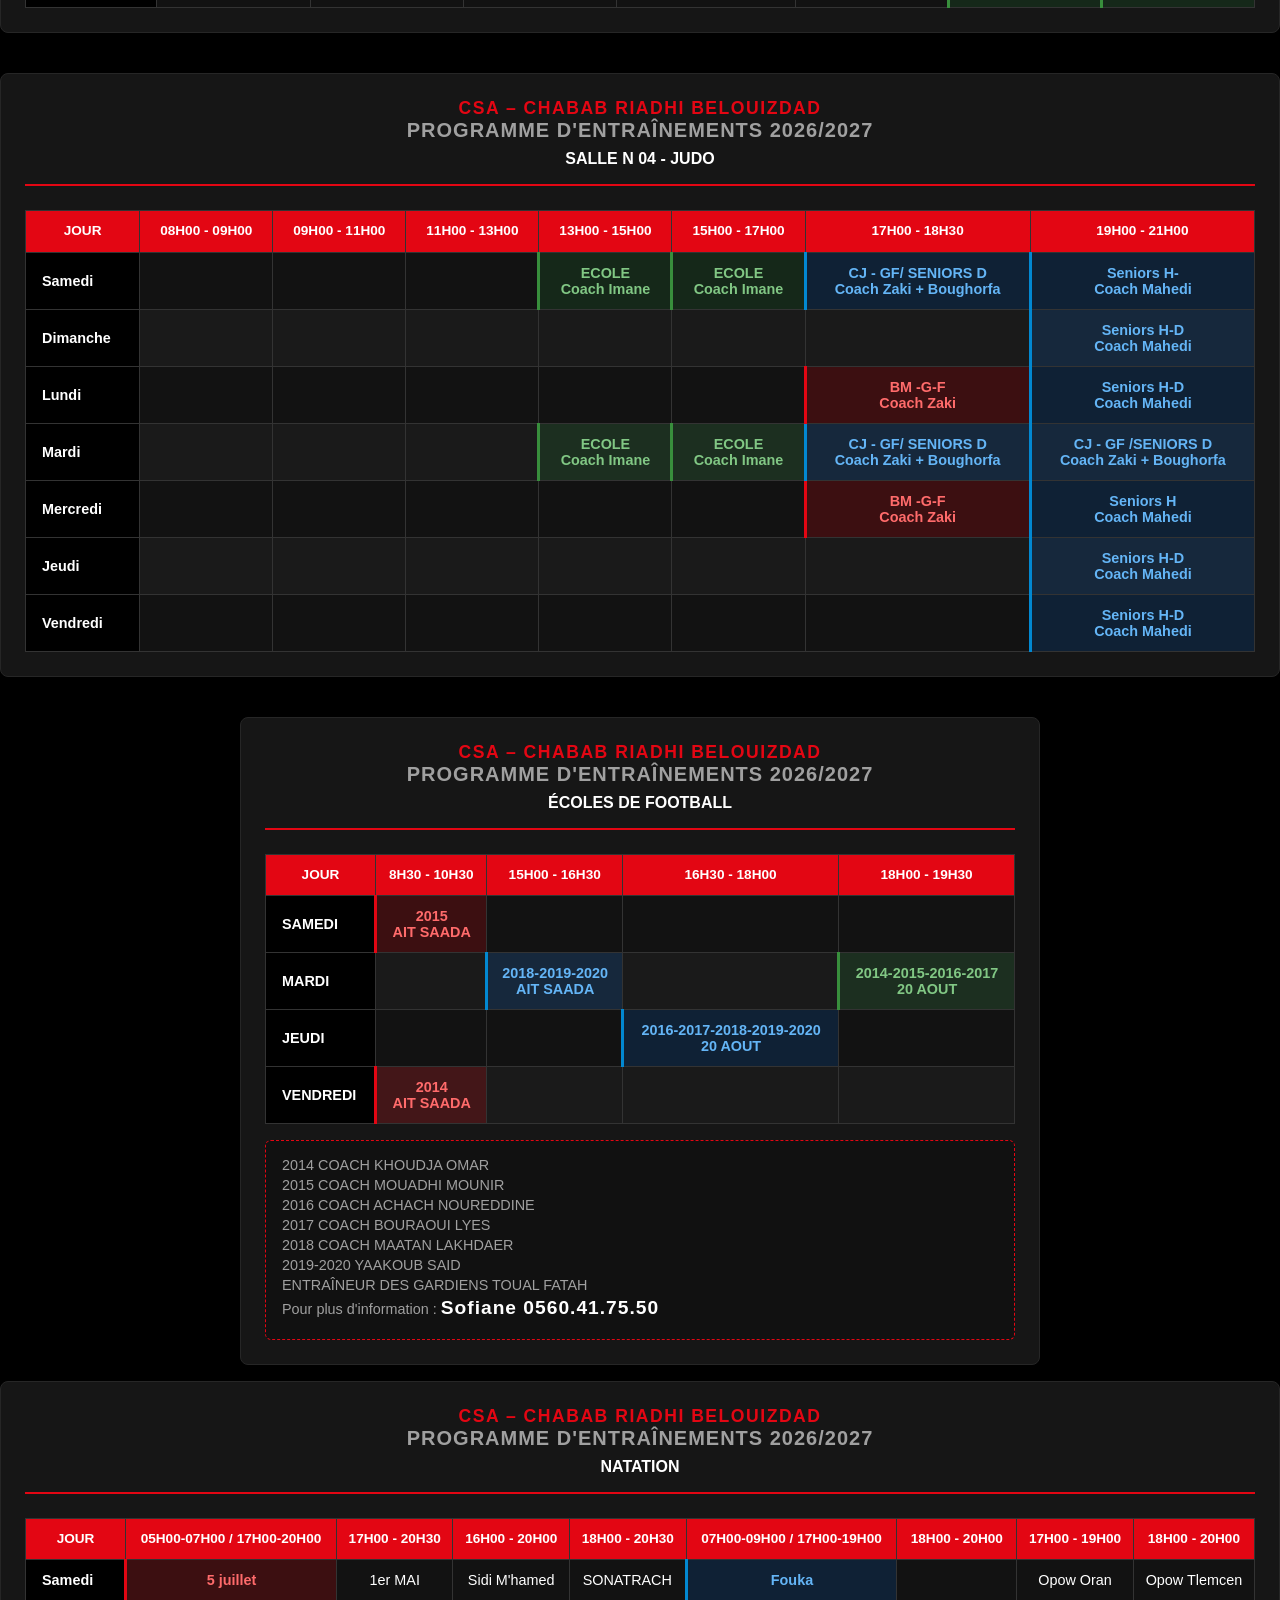
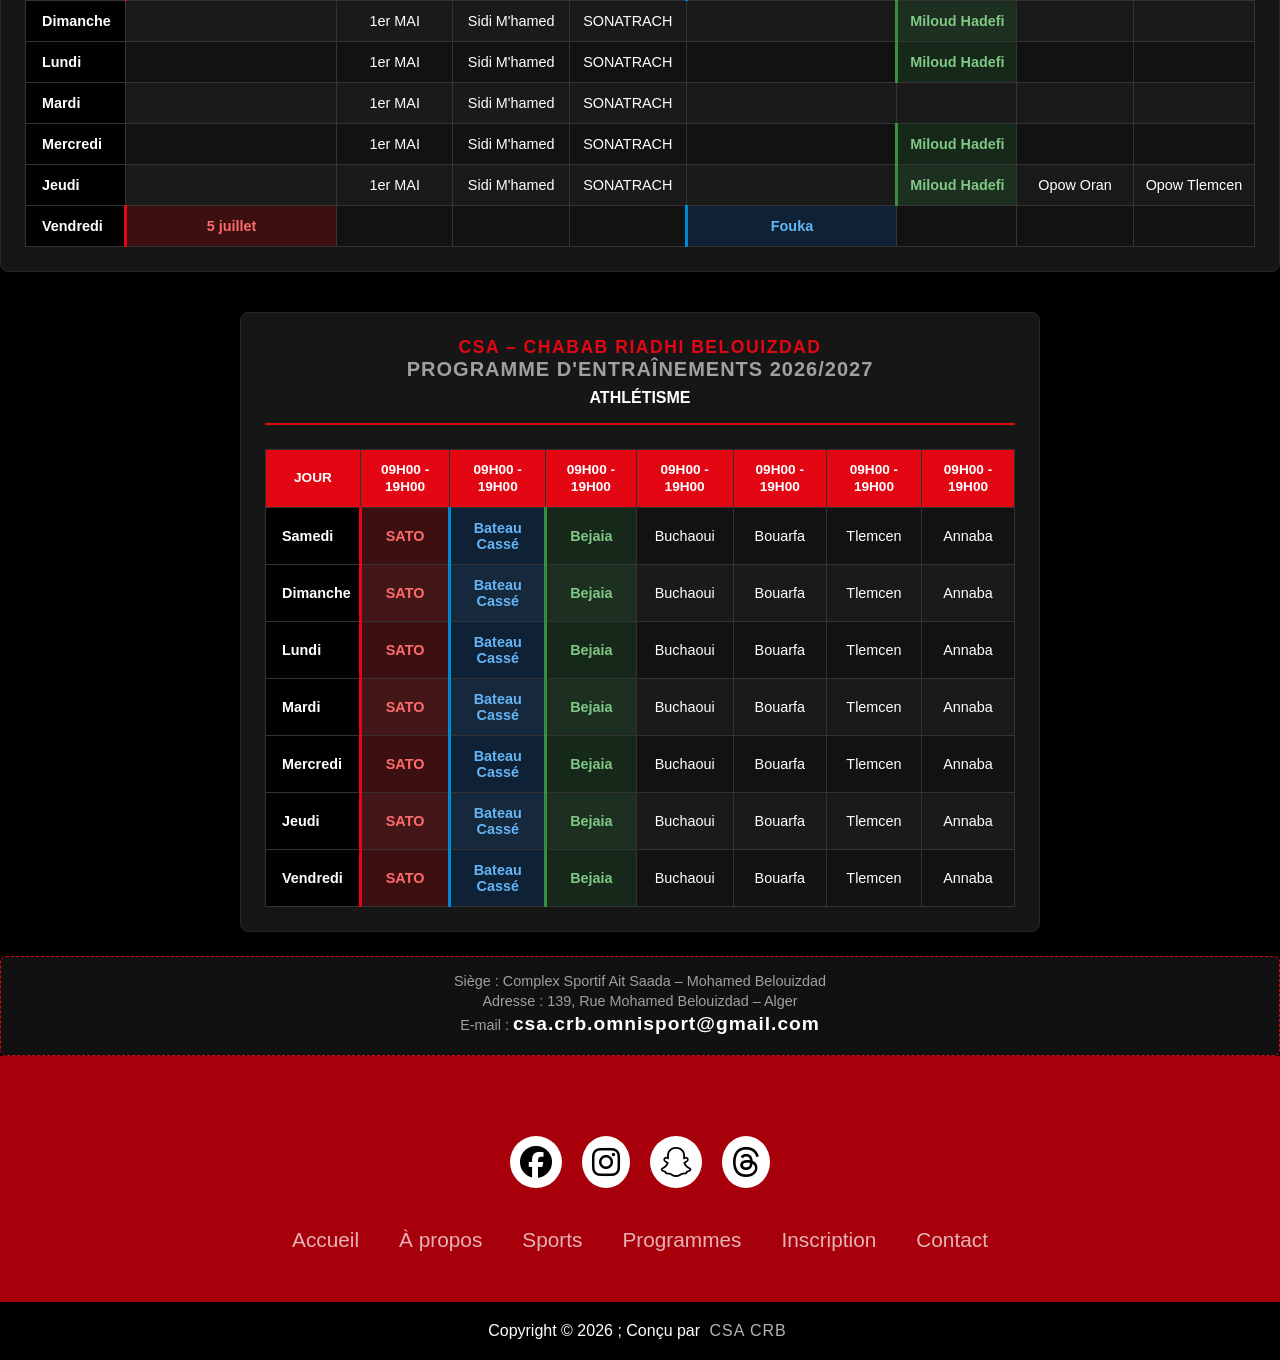
<file: html/program.html>
<!doctype html>
<html lang="fr">
  <head>
    <meta charset="UTF-8" />
    <meta name="viewport" content="width=device-width, initial-scale=1.0" />

    <title>CRB | program</title>

    <!-- Main CSS -->
    <link rel="stylesheet" href="../css/style.css" />

    <!-- Login CSS -->
    <link rel="stylesheet" href="../css/prgrm.css" />

    <!--footer css-->
        <link rel="stylesheet" href="../css/footer.css" />
        <link rel="stylesheet" href="https://cdnjs.cloudflare.com/ajax/libs/font-awesome/6.5.1/css/all.min.css" integrity="sha512-DTOQO9RWCH3ppGqcWaEA1BIZOC6xxalwEsw9c2QQeAIftl+Vegovlnee1c9QX4TctnWMn13TZye+giMm8e2LwA==" crossorigin="anonymous" referrerpolicy="no-referrer" />
<link href="https://fonts.googleapis.com/css2?family=Cairo:wght@700;900&display=swap" rel="stylesheet">
   
  </head>

    <body>
  <!-- NAVBAR -->
  <header>
    <nav>
      <a href="index.html" class="logo">
        <img src="../images/CRB étoilé.png" alt="CRB Logo" />
        <div class="logo-text">
          نادي شباب<span>رياضي بلوزداد</span>
        </div>
      </a>

      <ul>
        <!-- links -->
        <li><a href="index.html">accueil</a></li>

        <li><a href="index.html#about">À propos</a></li>

        <li><a href="index.html#sports">sports</a></li>

        <li><a href="index.html#program">programme</a></li>

        <li><a href="login.html">inscription</a></li>

        <li><a href="contact.html">Contact</a></li>
      </ul>
    </nav>
  </header>

  <!-- ================= SALLE N 01 : KICK BOXING / BOXE ================= -->
  <section class="program-section">
    <div class="program-header">
      <h3>CSA – CHABAB RIADHI BELOUIZDAD</h3>
      <h2>PROGRAMME D'ENTRAÎNEMENTS 2026/2027</h2>
      <h4>SALLE N 01 - KICK BOXING / BOXE</h4>
    </div>
    <table>
      <thead>
        <tr>
          <th>Jour</th>
          <th>08h00 - 09h00</th>
          <th>09h00 - 11h00</th>
          <th>11h00 - 13h00</th>
          <th>13h00 - 15h00</th>
          <th>15h00 - 17h00</th>
          <th>17h00 - 19h00</th>
          <th>19h00 - 21h00</th>
        </tr>
      </thead>
      <tbody>
        <tr>
          <td class="day">Samedi</td>
          <td></td>
          <td></td>
          <td></td>
          <td></td>
          <td class="blue">Kick Boxing Ecoles</td>
          <td class="blue">Kick Boxing C/J</td>
          <td class="blue">Kick Boxing SENIORS</td>
        </tr>
        <tr>
          <td class="day">Dimanche</td>
          <td></td>
          <td></td>
          <td></td>
          <td></td>
          <td></td>
          <td class="red">Boxe</td>
          <td class="red">Boxe</td>
        </tr>
        <tr>
          <td class="day">Lundi</td>
          <td></td>
          <td></td>
          <td></td>
          <td></td>
          <td></td>
          <td class="blue">Kick Boxing ÉCOLES</td>
          <td class="blue">Kick Boxing C/J</td>
        </tr>
        <tr>
          <td class="day">Mardi</td>
          <td></td>
          <td></td>
          <td></td>
          <td></td>
          <td></td>
          <td class="red">Boxe</td>
          <td class="red">Boxe</td>
        </tr>
        <tr>
          <td class="day">Mercredi</td>
          <td></td>
          <td></td>
          <td></td>
          <td></td>
          <td></td>
          <td class="blue">Kick Boxing ÉCOLES</td>
          <td class="blue">Kick Boxing C/J</td>
        </tr>
        <tr>
          <td class="day">Jeudi</td>
          <td></td>
          <td></td>
          <td></td>
          <td></td>
          <td></td>
          <td class="red">Boxe</td>
          <td class="red">Boxe</td>
        </tr>
        <tr>
          <td class="day">Vendredi</td>
          <td></td>
          <td></td>
          <td></td>
          <td></td>
          <td></td>
          <td></td>
          <td></td>
        </tr>
      </tbody>
    </table>
  </section>

  <!-- ================= SALLE N 02 : KARATE / TAEKWANDO ================= -->
  <section class="program-section">
    <div class="program-header">
      <h3>CSA – CHABAB RIADHI BELOUIZDAD</h3>
      <h2>PROGRAMME D'ENTRAÎNEMENTS 2026/2027</h2>
      <h4>SALLE N 02 - KARATÉ / TAEKWANDO</h4>
    </div>
    <table>
      <thead>
        <tr>
          <th>Jour</th>
          <th>08h00 - 09h00</th>
          <th>09h00 - 11h00</th>
          <th>11h00 - 13h00</th>
          <th>13h00 - 15h00</th>
          <th>15h00 - 17h00</th>
          <th>17h00 - 18h30</th>
          <th>19h00 - 21h00</th>
        </tr>
      </thead>
      <tbody>
        <tr>
          <td class="day">Samedi</td>
          <td></td>
          <td></td>
          <td></td>
          <td class="red">Taekwondo Ecoles</td>
          <td class="blue">Karaté Ecole</td>
          <td class="blue">Karaté BMC</td>
          <td class="blue">Karaté J/S</td>
        </tr>
        <tr>
          <td class="day">Dimanche</td>
          <td></td>
          <td></td>
          <td></td>
          <td></td>
          <td></td>
          <td class="red">Taekwondo Seniors</td>
          <td class="red">Taekwondo Seniors</td>
        </tr>
        <tr>
          <td class="day">Lundi</td>
          <td></td>
          <td></td>
          <td></td>
          <td></td>
          <td></td>
          <td class="blue">Karaté BMC</td>
          <td class="blue">Karaté J/S</td>
        </tr>
        <tr>
          <td class="day">Mardi</td>
          <td></td>
          <td></td>
          <td></td>
          <td class="red">Taekwondo Ecoles</td>
          <td class="red">Taekwondo C/J</td>
          <td class="blue">Karaté Ecoles</td>
          <td class="red">Taekwondo Seniors</td>
        </tr>
        <tr>
          <td class="day">Mercredi</td>
          <td></td>
          <td></td>
          <td></td>
          <td></td>
          <td></td>
          <td class="blue">Karaté BMC</td>
          <td class="blue">Karaté J/S</td>
        </tr>
        <tr>
          <td class="day">Jeudi</td>
          <td></td>
          <td></td>
          <td></td>
          <td></td>
          <td></td>
          <td class="red">Taekwondo C-J</td>
          <td class="red">Taekwondo Seniors</td>
        </tr>
        <tr>
          <td class="day">Vendredi</td>
          <td></td>
          <td></td>
          <td></td>
          <td></td>
          <td></td>
          <td></td>
          <td></td>
        </tr>
      </tbody>
    </table>
  </section>

  <!-- ================= SALLE N 03 : LUTTE - JUJITSU - AIKIDO ================= -->
  <section class="program-section">
    <div class="program-header">
      <h3>CSA – CHABAB RIADHI BELOUIZDAD</h3>
      <h2>PROGRAMME D'ENTRAÎNEMENTS 2026/2027</h2>
      <h4>SALLE N 03 - LUTTE - JUJITSU - AIKIDO</h4>
    </div>
    <table>
      <thead>
        <tr>
          <th>Jour</th>
          <th>08h00 - 09h00</th>
          <th>09h00 - 11h00</th>
          <th>11h00 - 13h00</th>
          <th>13h00 - 15h00</th>
          <th>15h00 - 17h00</th>
          <th>17h00 - 19h00</th>
          <th>19h00 - 21h00</th>
        </tr>
      </thead>
      <tbody>
        <tr>
          <td class="day">Samedi</td>
          <td></td>
          <td></td>
          <td></td>
          <td class="green">JUJITSU Ecoles</td>
          <td></td>
          <td></td>
          <td class="red">AIKIDO</td>
        </tr>
        <tr>
          <td class="day">Dimanche</td>
          <td></td>
          <td></td>
          <td></td>
          <td></td>
          <td></td>
          <td class="blue">LUTTE</td>
          <td class="blue">LUTTE</td>
        </tr>
        <tr>
          <td class="day">Lundi</td>
          <td></td>
          <td></td>
          <td></td>
          <td></td>
          <td></td>
          <td></td>
          <td class="green">JUJITSU</td>
        </tr>
        <tr>
          <td class="day">Mardi</td>
          <td></td>
          <td></td>
          <td></td>
          <td class="green">JUJITSU Ecoles</td>
          <td></td>
          <td class="blue">LUTTE</td>
          <td class="blue">LUTTE</td>
        </tr>
        <tr>
          <td class="day">Mercredi</td>
          <td></td>
          <td></td>
          <td></td>
          <td></td>
          <td></td>
          <td class="red">AIKIDO</td>
          <td class="red">AIKIDO</td>
        </tr>
        <tr>
          <td class="day">Jeudi</td>
          <td></td>
          <td></td>
          <td></td>
          <td></td>
          <td></td>
          <td class="blue">LUTTE</td>
          <td class="blue">LUTTE</td>
        </tr>
        <tr>
          <td class="day">Vendredi</td>
          <td></td>
          <td></td>
          <td></td>
          <td></td>
          <td></td>
          <td class="green">JUJITSU</td>
          <td class="green">JUJITSU</td>
        </tr>
      </tbody>
    </table>
  </section>

  <!-- ================= SALLE N 04 : JUDO ================= -->
  <section class="program-section">
    <div class="program-header">
      <h3>CSA – CHABAB RIADHI BELOUIZDAD</h3>
      <h2>PROGRAMME D'ENTRAÎNEMENTS 2026/2027</h2>
      <h4>SALLE N 04 - JUDO</h4>
    </div>
    <table>
      <thead>
        <tr>
          <th>Jour</th>
          <th>08h00 - 09h00</th>
          <th>09h00 - 11h00</th>
          <th>11h00 - 13h00</th>
          <th>13h00 - 15h00</th>
          <th>15h00 - 17h00</th>
          <th>17h00 - 18h30</th>
          <th>19h00 - 21h00</th>
        </tr>
      </thead>
      <tbody>
        <tr>
          <td class="day">Samedi</td>
          <td></td>
          <td></td>
          <td></td>
          <td class="green">ECOLE<br />Coach Imane</td>
          <td class="green">ECOLE<br />Coach Imane</td>
          <td class="blue">CJ - GF/ SENIORS D<br />Coach Zaki + Boughorfa</td>
          <td class="blue">Seniors H-<br />Coach Mahedi</td>
        </tr>
        <tr>
          <td class="day">Dimanche</td>
          <td></td>
          <td></td>
          <td></td>
          <td></td>
          <td></td>
          <td></td>
          <td class="blue">Seniors H-D<br />Coach Mahedi</td>
        </tr>
        <tr>
          <td class="day">Lundi</td>
          <td></td>
          <td></td>
          <td></td>
          <td></td>
          <td></td>
          <td class="red">BM -G-F<br />Coach Zaki</td>
          <td class="blue">Seniors H-D<br />Coach Mahedi</td>
        </tr>
        <tr>
          <td class="day">Mardi</td>
          <td></td>
          <td></td>
          <td></td>
          <td class="green">ECOLE<br />Coach Imane</td>
          <td class="green">ECOLE<br />Coach Imane</td>
          <td class="blue">CJ - GF/ SENIORS D<br />Coach Zaki + Boughorfa</td>
          <td class="blue">CJ - GF /SENIORS D<br />Coach Zaki + Boughorfa</td>
        </tr>
        <tr>
          <td class="day">Mercredi</td>
          <td></td>
          <td></td>
          <td></td>
          <td></td>
          <td></td>
          <td class="red">BM -G-F<br />Coach Zaki</td>
          <td class="blue">Seniors H<br />Coach Mahedi</td>
        </tr>
        <tr>
          <td class="day">Jeudi</td>
          <td></td>
          <td></td>
          <td></td>
          <td></td>
          <td></td>
          <td></td>
          <td class="blue">Seniors H-D<br />Coach Mahedi</td>
        </tr>
        <tr>
          <td class="day">Vendredi</td>
          <td></td>
          <td></td>
          <td></td>
          <td></td>
          <td></td>
          <td></td>
          <td class="blue">Seniors H-D<br />Coach Mahedi</td>
        </tr>
      </tbody>
    </table>
  </section>

  <!-- ================= PROGRAMME ECOLES DE FOOTBALL ================= -->
  <section class="program-section football-table">
    <div class="program-header">
      <h3>CSA – CHABAB RIADHI BELOUIZDAD</h3>
      <h2>PROGRAMME D'ENTRAÎNEMENTS 2026/2027</h2>
      <h4>ÉCOLES DE FOOTBALL</h4>
    </div>
    <table>
      <thead>
        <tr>
          <th>JOUR</th>
          <th>8h30 - 10h30</th>
          <th>15h00 - 16h30</th>
          <th>16h30 - 18h00</th>
          <th>18h00 - 19h30</th>
        </tr>
      </thead>
      <tbody>
        <tr>
          <td class="day">SAMEDI</td>
          <td class="red">2015<br />AIT SAADA</td>
          <td></td>
          <td></td>
          <td></td>
        </tr>
        <tr>
          <td class="day">MARDI</td>
          <td></td>
          <td class="blue">2018-2019-2020<br />AIT SAADA</td>
          <td></td>
          <td class="green">2014-2015-2016-2017<br />20 AOUT</td>
        </tr>
        <tr>
          <td class="day">JEUDI</td>
          <td></td>
          <td></td>
          <td class="blue">2016-2017-2018-2019-2020<br />20 AOUT</td>
          <td></td>
        </tr>
        <tr>
          <td class="day">VENDREDI</td>
          <td class="red">2014<br />AIT SAADA</td>
          <td></td>
          <td></td>
          <td></td>
        </tr>
      </tbody>
    </table>
    <div class="contact" style="text-align: left; margin-top: 1rem">
      <p>2014 COACH KHOUDJA OMAR</p>
      <p>2015 COACH MOUADHI MOUNIR</p>
      <p>2016 COACH ACHACH NOUREDDINE</p>
      <p>2017 COACH BOURAOUI LYES</p>
      <p>2018 COACH MAATAN LAKHDAER</p>
      <p>2019-2020 YAAKOUB SAID</p>
      <p>ENTRAÎNEUR DES GARDIENS TOUAL FATAH</p>
      <p style="margin-top: 0.5px">
        Pour plus d'information : <strong>Sofiane 0560.41.75.50</strong>
      </p>
    </div>
  </section>

  <!-- ================= PROGRAMME NATATION ================= -->
  <section class="program-section">
    <div class="program-header">
      <h3>CSA – CHABAB RIADHI BELOUIZDAD</h3>
      <h2>PROGRAMME D'ENTRAÎNEMENTS 2026/2027</h2>
      <h4>NATATION</h4>
    </div>
    <table>
      <thead>
        <tr>
          <th>Jour</th>
          <th>05h00-07h00 / 17h00-20h00</th>
          <th>17h00 - 20h30</th>
          <th>16h00 - 20h00</th>
          <th>18h00 - 20h30</th>
          <th>07h00-09h00 / 17h00-19h00</th>
          <th>18h00 - 20h00</th>
          <th>17h00 - 19h00</th>
          <th>18h00 - 20h00</th>
        </tr>
      </thead>
      <tbody>
        <tr>
          <td class="day">Samedi</td>
          <td class="red">5 juillet</td>
          <td>1er MAI</td>
          <td>Sidi M'hamed</td>
          <td>SONATRACH</td>
          <td class="blue">Fouka</td>
          <td></td>
          <td>Opow Oran</td>
          <td>Opow Tlemcen</td>
        </tr>
        <tr>
          <td class="day">Dimanche</td>
          <td></td>
          <td>1er MAI</td>
          <td>Sidi M'hamed</td>
          <td>SONATRACH</td>
          <td></td>
          <td class="green">Miloud Hadefi</td>
          <td></td>
          <td></td>
        </tr>
        <tr>
          <td class="day">Lundi</td>
          <td></td>
          <td>1er MAI</td>
          <td>Sidi M'hamed</td>
          <td>SONATRACH</td>
          <td></td>
          <td class="green">Miloud Hadefi</td>
          <td></td>
          <td></td>
        </tr>
        <tr>
          <td class="day">Mardi</td>
          <td></td>
          <td>1er MAI</td>
          <td>Sidi M'hamed</td>
          <td>SONATRACH</td>
          <td></td>
          <td></td>
          <td></td>
          <td></td>
        </tr>
        <tr>
          <td class="day">Mercredi</td>
          <td></td>
          <td>1er MAI</td>
          <td>Sidi M'hamed</td>
          <td>SONATRACH</td>
          <td></td>
          <td class="green">Miloud Hadefi</td>
          <td></td>
          <td></td>
        </tr>
        <tr>
          <td class="day">Jeudi</td>
          <td></td>
          <td>1er MAI</td>
          <td>Sidi M'hamed</td>
          <td>SONATRACH</td>
          <td></td>
          <td class="green">Miloud Hadefi</td>
          <td>Opow Oran</td>
          <td>Opow Tlemcen</td>
        </tr>
        <tr>
          <td class="day">Vendredi</td>
          <td class="red">5 juillet</td>
          <td></td>
          <td></td>
          <td></td>
          <td class="blue">Fouka</td>
          <td></td>
          <td></td>
          <td></td>
        </tr>
      </tbody>
    </table>
  </section>

  <!-- ================= PROGRAMME ATHLETISME ================= -->
  <section class="program-section athletics-table">
    <div class="program-header">
      <h3>CSA – CHABAB RIADHI BELOUIZDAD</h3>
      <h2>PROGRAMME D'ENTRAÎNEMENTS 2026/2027</h2>
      <h4>ATHLÉTISME</h4>
    </div>
    <table>
      <thead>
        <tr>
          <th>Jour</th>
          <th>09h00 - 19h00</th>
          <th>09h00 - 19h00</th>
          <th>09h00 - 19h00</th>
          <th>09h00 - 19h00</th>
          <th>09h00 - 19h00</th>
          <th>09h00 - 19h00</th>
          <th>09h00 - 19h00</th>
        </tr>
      </thead>
      <tbody>
        <tr>
          <td class="day">Samedi</td>
          <td class="red">SATO</td>
          <td class="blue">Bateau Cassé</td>
          <td class="green">Bejaia</td>
          <td>Buchaoui</td>
          <td>Bouarfa</td>
          <td>Tlemcen</td>
          <td>Annaba</td>
        </tr>
        <tr>
          <td class="day">Dimanche</td>
          <td class="red">SATO</td>
          <td class="blue">Bateau Cassé</td>
          <td class="green">Bejaia</td>
          <td>Buchaoui</td>
          <td>Bouarfa</td>
          <td>Tlemcen</td>
          <td>Annaba</td>
        </tr>
        <tr>
          <td class="day">Lundi</td>
          <td class="red">SATO</td>
          <td class="blue">Bateau Cassé</td>
          <td class="green">Bejaia</td>
          <td>Buchaoui</td>
          <td>Bouarfa</td>
          <td>Tlemcen</td>
          <td>Annaba</td>
        </tr>
        <tr>
          <td class="day">Mardi</td>
          <td class="red">SATO</td>
          <td class="blue">Bateau Cassé</td>
          <td class="green">Bejaia</td>
          <td>Buchaoui</td>
          <td>Bouarfa</td>
          <td>Tlemcen</td>
          <td>Annaba</td>
        </tr>
        <tr>
          <td class="day">Mercredi</td>
          <td class="red">SATO</td>
          <td class="blue">Bateau Cassé</td>
          <td class="green">Bejaia</td>
          <td>Buchaoui</td>
          <td>Bouarfa</td>
          <td>Tlemcen</td>
          <td>Annaba</td>
        </tr>
        <tr>
          <td class="day">Jeudi</td>
          <td class="red">SATO</td>
          <td class="blue">Bateau Cassé</td>
          <td class="green">Bejaia</td>
          <td>Buchaoui</td>
          <td>Bouarfa</td>
          <td>Tlemcen</td>
          <td>Annaba</td>
        </tr>
        <tr>
          <td class="day">Vendredi</td>
          <td class="red">SATO</td>
          <td class="blue">Bateau Cassé</td>
          <td class="green">Bejaia</td>
          <td>Buchaoui</td>
          <td>Bouarfa</td>
          <td>Tlemcen</td>
          <td>Annaba</td>
        </tr>
      </tbody>
    </table>
  </section>

  <!-- ================= CONTACT / INFO ================= -->
      <section class="contact">
        <p>Siège : Complex Sportif Ait Saada – Mohamed Belouizdad</p>
        <p>Adresse : 139, Rue Mohamed Belouizdad – Alger</p>
        <p>E-mail : <strong>csa.crb.omnisport@gmail.com</strong></p>
      </section>
    </main>

    <!-- footer -->
    <footer>
      <div class="footerContainer">
        <div class="socialIcons">
          <a href="https://www.facebook.com/p/CSA-CRB-Club-Omni-Sport-61580819447930/?locale=fr_FR" target="_blank"><i class="fa-brands fa-facebook"></i></a>
          <a href="https://www.instagram.com/crb_csa/" target="_blank"><i class="fa-brands fa-instagram"></i></a>
          <a href="https://www.snapchat.com/@crbelouizdadcsa" target="_blank"><i class="fa-brands fa-snapchat"></i></a>
          <a href="https://www.threads.com/@crb_csa" target="_blank"><i class="fa-brands fa-threads"></i></a>
        </div>
        <div class="footerNav">
          <ul>
            <li><a href="index.html">Accueil</a></li>
            <li><a href="index.html#about">À propos</a></li>
            <li><a href="index.html#sports">Sports</a></li>
            <li><a href="index.html#program">Programmes</a></li>
            <li><a href="login.html">Inscription</a></li>
            <li><a href="contact.html">Contact</a></li>
          </ul>
        </div>
      </div>
      <div class="footerBottom">
        <p>Copyright © 2026 ; Conçu par <span class="designer">CSA CRB</span></p>
      </div>
    </footer>


  </body>
</html>
</file>
<file: css/style.css>
/* COLOR PALETTE & VARIABLES (CRB THEME)*/
:root {
  --crb-red: #e30613;
  --crb-red-dark: #a8000a;
  --crb-black: #000000;
  --crb-dark-bg: #0d0d0d;
  --crb-white: #ffffff;
  --crb-gray: #a0a0a0;
  --font-main: "Segoe UI", Tahoma, Geneva, Verdana, sans-serif;
}

/*GLOBAL & RESET STYLES */
* {
  margin: 0;
  padding: 0;
  box-sizing: border-box;
  font-family: var(--font-main);
}

body {
  background-color: var(--crb-dark-bg);
  color: var(--crb-white);
  overflow-x: hidden;
}

a {
  text-decoration: none;
  color: inherit;
}

/* HEADER & NAVBAR */
header {
  background-color: rgba(0, 0, 0, 0.459);
  border-bottom: 0.5px solid var(--crb-red);
  position: sticky;
  top: 0;
  z-index: 1000;
  backdrop-filter: blur(5px);
}

nav {
  max-width: 1200px;
  margin: 0 auto;
  display: flex;
  justify-content: space-between;
  align-items: center;
  padding: 1.2rem 2rem;
}

/* Logo*/
.logo {
  display: flex;
  align-items: center;
  gap: 0.75rem;
  text-decoration: none;
  color: var(--crb-white);
  font-weight: bold;
  .logo-text,
  .site-title {
    font-family: "Cairo", sans-serif !important;
    font-weight: 900 !important; /* وزن ثقيل وقوي ليتناسب مع اللوجو الرياضي */
    text-transform: uppercase;
  }
}

/* Image*/
.logo img {
  height: 40px;
  width: auto;
}

.logo-text {
  display: flex;
  flex-direction: column;
  font-size: 0.85rem;
  line-height: 1.1;
}

.logo-text span {
  color: var(--crb-red);
}

/* Nav Links */
nav ul {
  display: flex;
  list-style: none;
  gap: 2rem;
}

nav ul li a {
  text-transform: uppercase;
  font-size: 0.9rem;
  font-weight: 600;
  letter-spacing: 1px;
  transition: color 0.3s ease;
}

nav ul li a:hover {
  color: var(--crb-red-dark);
}

/*RESET*/

* {
  margin: 0;
  padding: 0;
  box-sizing: border-box;
}

body {
  font-family: Arial, Helvetica, sans-serif;
  background: #000;
  color: white;
}

/* HERO */

.hero {
  position: relative;

  width: 100%;
  height: 430px;

  overflow: hidden;

  background: #000;
}

/* IMAGE*/

.hero-image {
  position: absolute;

  top: 0;
  left: 0;

  width: 100%;
  height: 100%;

  z-index: 1;
}

.hero-image img {
  width: 100%;
  height: 100%;

  object-fit: cover;

  display: block;
}

.hero-image::after {
  content: "";

  position: absolute;

  top: 0;
  left: 0;

  width: 65%;
  height: 100%;

  background: linear-gradient(
    to right,
    rgba(0, 0, 0, 0.9),
    rgba(0, 0, 0, 0.6),
    transparent
  );
}

/* TEXT */

.hero-text {
  position: relative;

  z-index: 2;

  width: 50%;
  height: 100%;

  display: flex;
  flex-direction: column;
  justify-content: center;

  padding-left: 45px;
}

/*  SMALL TITLE*/

.small-title {
  color: white;

  font-size: 14px;

  font-weight: bold;

  text-transform: uppercase;

  margin-bottom: 5px;
}

/*  MAIN TITLE */

.hero h1 {
  color: white;

  font-size: 55px;

  line-height: 0.95;

  font-weight: 900;

  text-transform: uppercase;

  margin-bottom: 15px;
}

.hero h1 span {
  color: #e30613;
}

/* DESCRIPTION */

.description {
  max-width: 430px;

  color: white;

  font-size: 11px;

  line-height: 1.5;

  margin-bottom: 12px;
}

/* POWER*/

.Power {
  color: rgb(255, 255, 255);

  font-size: 15px;

  font-weight: bold;

  font-style: italic;

  text-transform: uppercase;

  margin-bottom: 15px;
}

/*BUTTON */

.buttons {
  display: flex;

  gap: 10px;
}

.main-btn {
  display: inline-block;

  padding: 10px 15px;

  border-radius: 8px;

  background: #e30613;

  color: white;

  text-decoration: none;

  font-size: 15px;

  font-weight: bold;

  text-transform: uppercase;

  border: none;

  transition: 0.3s;
}

.main-btn:hover {
  background: white;

  color: #e30613;
}

/* ================= RESPONSIVE ================= */

/* ---------- TABLET ---------- */
@media (max-width: 992px) {
  /* NAVBAR */
  nav {
    max-width: 100%;
    padding: 1rem 1.5rem;
  }

  nav ul {
    gap: 1.2rem;
  }

  nav ul li a {
    font-size: 0.8rem;
  }

  .logo img {
    height: 36px;
  }

  .logo-text {
    font-size: 0.75rem;
  }

  /* HERO */
  .hero {
    height: 400px;
  }

  .hero-text {
    width: 55%;
    padding-left: 35px;
  }

  .hero h1 {
    font-size: 45px;
  }

  .description {
    max-width: 380px;
    font-size: 11px;
  }
}

/* ---------- MOBILE ---------- */
@media (max-width: 768px) {
  /* HEADER */
  header {
    position: relative;
  }

  nav {
    flex-direction: column;
    justify-content: center;
    gap: 15px;
    padding: 15px 10px;
  }

  /* LOGO */
  .logo {
    justify-content: center;
  }

  .logo img {
    height: 38px;
  }

  .logo-text {
    font-size: 0.75rem;
  }

  /* NAV LINKS */
  nav ul {
    width: 100%;
    justify-content: center;
    flex-wrap: wrap;
    gap: 10px 18px;
  }

  nav ul li a {
    font-size: 0.7rem;
    letter-spacing: 0.5px;
  }

  /* HERO */
  .hero {
    height: 500px;
  }

  /* IMAGE */
  .hero-image img {
    object-fit: cover;
    object-position: center;
  }

  /* DARK OVERLAY */
  .hero-image::after {
    width: 100%;
    height: 100%;
    background: linear-gradient(
      to right,
      rgba(0, 0, 0, 0.85),
      rgba(0, 0, 0, 0.55),
      rgba(0, 0, 0, 0.15)
    );
  }

  /* TEXT */
  .hero-text {
    width: 100%;
    height: 100%;
    padding: 0 25px;
    justify-content: center;
  }

  /* SMALL TITLE */
  .small-title {
    font-size: 12px;
    letter-spacing: 2px;
    margin-bottom: 8px;
  }

  /* MAIN TITLE */
  .hero h1 {
    font-size: 40px;
    line-height: 1;
    margin-bottom: 15px;
  }

  /* DESCRIPTION */
  .description {
    max-width: 330px;
    font-size: 11px;
    line-height: 1.6;
    margin-bottom: 12px;
  }

  /* POWER */
  .Power {
    font-size: 13px;
    margin-bottom: 15px;
  }

  /* BUTTON */
  .buttons {
    gap: 8px;
  }

  .main-btn {
    padding: 10px 13px;
    font-size: 12px;
  }
}

/* ---------- SMALL PHONES ---------- */
@media (max-width: 480px) {
  /* NAVBAR */
  nav {
    padding: 12px 8px;
    gap: 12px;
  }

  .logo img {
    height: 34px;
  }

  .logo-text {
    font-size: 0.7rem;
  }

  nav ul {
    gap: 8px 12px;
  }

  nav ul li a {
    font-size: 0.62rem;
  }

  /* HERO */
  .hero {
    height: 520px;
  }

  .hero-text {
    padding: 0 20px;
  }

  .small-title {
    font-size: 11px;
    letter-spacing: 2px;
  }

  .hero h1 {
    font-size: 34px;
    line-height: 1;
  }

  .description {
    max-width: 290px;
    font-size: 10px;
  }

  .Power {
    font-size: 12px;
  }

  .main-btn {
    padding: 9px 12px;
    font-size: 11px;
  }
}

/* ---------- VERY SMALL PHONES ---------- */
@media (max-width: 360px) {
  .logo img {
    height: 30px;
  }

  .logo-text {
    font-size: 0.65rem;
  }

  nav ul {
    gap: 7px 10px;
  }

  nav ul li a {
    font-size: 0.58rem;
  }

  .hero {
    height: 500px;
  }

  .hero h1 {
    font-size: 30px;
  }

  .description {
    max-width: 260px;
    font-size: 10px;
  }

  .main-btn {
    font-size: 10px;
    padding: 8px 10px;
  }
}
</file>
<file: css/about.css>
/* =========================
   ABOUT SECTION
========================= */

.about {
  width: 100%;
  min-height: 700px;

  padding: 100px 8%;

  display: flex;
  align-items: center;
  justify-content: center;
  gap: 80px;

  background:
    radial-gradient(circle at 15% 50%, rgba(227, 6, 19, 0.18), transparent 35%),
    linear-gradient(
      135deg,
      var(--crb-black),
      var(--crb-dark-bg) 55%,
      var(--crb-black)
    );

  color: var(--crb-white);

  overflow: hidden;
}

/* ABOUT IMAGE */

.about-image {
  width: 50%;
  max-width: 650px;
  height: 560px;

  position: relative;
  flex-shrink: 0;
}
.about-image::before {
  content: "";

  position: absolute;
  inset: 0;

  transform: translate(-20px, 20px);

  border: 2px solid var(--crb-red);

  z-index: 0;
}

.about-image::after {
  content: "";

  position: absolute;

  width: 120px;
  height: 120px;

  right: -25px;
  bottom: -25px;

  background: var(--crb-red);

  z-index: 0;
}

.about-image img {
  position: relative;
  z-index: 1;

  width: 100%;
  height: 100%;

  display: block;

  object-fit: cover;

  filter: contrast(1.05) saturate(1.05);
}

/* ABOUT TEXT */

.about-text {
  width: 45%;
  max-width: 600px;
}

.about-title {
  position: relative;

  margin-bottom: 18px;
  padding-left: 55px;

  color: var(--crb-red-dark);

  font-size: 25px;
  font-weight: 800;
  letter-spacing: 4px;
}

/* HEADING*/

.about-text h2 {
  margin: 0 0 30px;

  font-size: clamp(42px, 5vw, 72px);
  line-height: 0.95;

  font-weight: 900;
  letter-spacing: -2px;

  text-transform: uppercase;
}

.about-text h2 span {
  display: block;
  color: var(--crb-red-dark);
}

/*PARAGRAPH*/

.about-text > p :not(.about-title) {
  max-width: 560px;

  margin-bottom: 20px;

  color: var(--crb-gray);

  font-size: 16px;
  line-height: 1.8;
}

/* BUTTON */

.about-btn {
  display: inline-flex;
  align-items: center;
  justify-content: center;

  margin-top: 15px;
  padding: 10px 15px;
  border-radius: 8px;

  background: var(--crb-red);
  color: var(--crb-white);

  text-decoration: none;

  font-size: 15px;
  font-weight: 800;
  letter-spacing: 1.5px;

  transition: all 0.3s ease;
}

.about-btn:hover {
  background: var(--crb-white);
  color: var(--crb-red);
}

/* =========================
   ABOUT SECTION - RESPONSIVE
========================= */

/* ---------- TABLET ---------- */
@media (max-width: 992px) {

  .about {
    min-height: auto;
    padding: 80px 6%;
    gap: 50px;
  }

  .about-image {
    width: 48%;
    height: 480px;
  }

  .about-text {
    width: 52%;
  }

  .about-title {
    font-size: 20px;
    letter-spacing: 3px;
    padding-left: 40px;
  }

  .about-text h2 {
    font-size: clamp(38px, 5vw, 55px);
    margin-bottom: 25px;
  }

  .about-text > p:not(.about-title) {
    font-size: 14px;
    line-height: 1.7;
  }

}


/* ---------- MOBILE ---------- */
@media (max-width: 768px) {

  .about {
    min-height: auto;
    padding: 70px 6%;
    flex-direction: column;
    gap: 55px;
    text-align: left;
  }

  /* IMAGE */

  .about-image {
    width: 100%;
    max-width: 600px;
    height: 420px;
  }

  .about-image::before {
    transform: translate(-12px, 12px);
  }

  .about-image::after {
    width: 80px;
    height: 80px;
    right: -15px;
    bottom: -15px;
  }

  /* TEXT */

  .about-text {
    width: 100%;
    max-width: 600px;
  }

  .about-title {
    font-size: 18px;
    letter-spacing: 3px;
    padding-left: 35px;
    margin-bottom: 15px;
  }

  .about-text h2 {
    font-size: clamp(36px, 10vw, 50px);
    line-height: 0.95;
    letter-spacing: -1px;
    margin-bottom: 25px;
  }

  .about-text > p:not(.about-title) {
    font-size: 14px;
    line-height: 1.7;
    margin-bottom: 16px;
  }

  .about-btn {
    margin-top: 10px;
    padding: 10px 15px;
    font-size: 13px;
  }

}


/* ---------- SMALL PHONES ---------- */
@media (max-width: 480px) {

  .about {
    padding: 55px 5%;
    gap: 45px;
  }

  .about-image {
    height: 330px;
  }

  .about-image::before {
    transform: translate(-8px, 8px);
    border-width: 1px;
  }

  .about-image::after {
    width: 60px;
    height: 60px;
    right: -10px;
    bottom: -10px;
  }

  .about-title {
    font-size: 15px;
    letter-spacing: 2px;
    padding-left: 25px;
  }

  .about-text h2 {
    font-size: 34px;
    line-height: 0.95;
    margin-bottom: 20px;
  }

  .about-text > p:not(.about-title) {
    font-size: 13px;
    line-height: 1.6;
  }

  .about-btn {
    font-size: 12px;
    padding: 10px 14px;
  }

}


/* ---------- VERY SMALL PHONES ---------- */
@media (max-width: 360px) {

  .about {
    padding: 45px 5%;
  }

  .about-image {
    height: 280px;
  }

  .about-title {
    font-size: 13px;
  }

  .about-text h2 {
    font-size: 30px;
  }

  .about-text > p:not(.about-title) {
    font-size: 12px;
  }

}
</file>
<file: css/sport.css>
/*SPORTS */

.sports {
  width: 100%;
  padding: 80px 6%;

  background: var(--crb-dark-bg);
  color: var(--crb-white);

  overflow: hidden;
}

/* TITLE */

.red-title {
  margin-bottom: 12px;

  color: var(--crb-red);

  text-align: center;

  font-size: 13px;
  font-weight: 700;
  letter-spacing: 3px;
}

.sports > h2 {
  margin-bottom: 40px;

  text-align: center;

  font-size: 42px;
  font-weight: 900;
  letter-spacing: -1px;
}

/*cadre*/

.sport-container {
  width: 100%;

  display: grid;

  grid-template-columns: repeat(5, 1fr);

  gap: 15px;

  max-width: 1300px;
  margin: 0 auto;
}

/* CARD */
.sport-card {
  position: relative;

  height: 300px;

  overflow: hidden;

  background: #111;

  border: 1px solid rgba(255, 255, 255, 0.1);

  transition: 0.3s ease;
}

/* IMAGE */

.sport-card img {
  width: 100%;
  height: 100%;

  object-fit: cover;

  display: block;

  transition: 0.4s ease;
}

/* DARK OVERLAY */
.sport-card::after {
  content: "";

  position: absolute;

  inset: 0;

  background: linear-gradient(
    to top,
    rgba(47, 2, 2, 0.533),
    rgba(39, 36, 36, 0.116)
  );
}

/* CARD TEXT */

.sport-card h3 {
  position: absolute;

  z-index: 2;

  left: 15px;
  bottom: 20px;

  margin: 0;

  color: var(--crb-white);

  font-size: 19px;
  font-weight: 800;

  text-transform: uppercase;
}

.sport-card a {
  position: absolute;

  z-index: 3;

  right: 12px;
  bottom: 12px;

  width: 30px;
  height: 30px;

  display: flex;
  align-items: center;
  justify-content: center;

  background: var(--crb-red);

  color: var(--crb-white);

  font-size: 17px;

  transition: 0.3s ease;
}
/* HOVER*/

.sport-card:hover {
  transform: translateY(-6px);

  border-color: var(--crb-red);
}

.sport-card:hover img {
  transform: scale(1.08);
}

.sport-card:hover a {
  background: var(--crb-white);
  color: var(--crb-red);
}

/* =========================
   SPORTS - RESPONSIVE
========================= */
/* ---------- LARGE TABLET ---------- */
@media (max-width: 1200px) {

  .sports {
    padding: 70px 5%;
  }

  .sport-container {
    grid-template-columns: repeat(3, 1fr);
    gap: 15px;
  }

  .sport-card {
    height: 300px;
  }

}


/* ---------- TABLET ---------- */
@media (max-width: 992px) {

  .sports {
    padding: 65px 5%;
  }

  .sports > h2 {
    font-size: 36px;
    margin-bottom: 35px;
  }

  .sport-container {
    grid-template-columns: repeat(2, 1fr);
    gap: 15px;
  }

  .sport-card {
    height: 320px;
  }

  .sport-card h3 {
    font-size: 18px;
    left: 14px;
    bottom: 18px;
  }

}


/* ---------- MOBILE ---------- */
@media (max-width: 768px) {

  .sports {
    padding: 55px 6%;
  }

  .red-title {
    font-size: 12px;
    letter-spacing: 2.5px;
  }

  .sports > h2 {
    font-size: 32px;
    margin-bottom: 30px;
  }

  .sport-container {
    grid-template-columns: 1fr;
    gap: 18px;
    max-width: 500px;
  }

  .sport-card {
    width: 100%;
    height: 330px;
  }

  .sport-card h3 {
    left: 18px;
    bottom: 20px;
    font-size: 19px;
  }

  .sport-card a {
    right: 15px;
    bottom: 15px;
    width: 32px;
    height: 32px;
    font-size: 17px;
  }

}


/* ---------- SMALL PHONES ---------- */
@media (max-width: 480px) {

  .sports {
    padding: 50px 5%;
  }

  .red-title {
    font-size: 11px;
    letter-spacing: 2px;
    margin-bottom: 10px;
  }

  .sports > h2 {
    font-size: 28px;
    line-height: 1.1;
    margin-bottom: 25px;
  }

  .sport-container {
    gap: 15px;
  }

  .sport-card {
    height: 280px;
  }

  .sport-card h3 {
    left: 15px;
    bottom: 17px;
    font-size: 16px;
  }

  .sport-card a {
    width: 29px;
    height: 29px;
    right: 12px;
    bottom: 12px;
    font-size: 15px;
  }

}


/* ---------- VERY SMALL PHONES ---------- */
@media (max-width: 360px) {

  .sports {
    padding: 45px 5%;
  }

  .sports > h2 {
    font-size: 25px;
  }

  .sport-card {
    height: 250px;
  }

  .sport-card h3 {
    font-size: 15px;
    left: 12px;
    bottom: 14px;
  }

  .sport-card a {
    width: 27px;
    height: 27px;
    right: 10px;
    bottom: 10px;
    font-size: 14px;
  }

}
</file>
<file: css/program.css>
/*PROGRAM SECTION (BACKGROUND IMAGE)*/
.program {
  max-width: 100%;
  padding: 4rem 8%;

  /* Dark overlay + Full Background Image */
  background:
    linear-gradient(to bottom, rgba(12, 11, 11, 0.233) 0%),
    url("../images/programback.png") no-repeat center center / cover;
}

/* Header */
.program-header {
  margin-bottom: 2.5rem;
  max-width: 600px;
}

.program-title {
  color: var(--crb-red);
  font-size: 0.8rem;
  font-weight: 700;
  letter-spacing: 2px;
}

.program-header h2 {
  font-size: 2.4rem;
  font-weight: 800;
  margin: 0.4rem 0;
}

.program-header h2 span {
  color: var(--crb-red);
}

.program-intro {
  color: var(--crb-gray);
  font-size: 0.9rem;
  line-height: 1.5;
}

/* Side-by-Side */
.program-content {
  display: flex;
  gap: 2.5rem;
  align-items: stretch;
}

/* Info List */
.program-info {
  flex: 1;
  display: flex;
  flex-direction: column;
  gap: 1rem;
}

.program-item {
  background-color: rgba(0, 0, 0, 0.692);
  backdrop-filter: blur(5px);
  padding: 1.2rem;
  border-left: 3px solid var(--crb-red);
  border-radius: 4px;
}

.program-item h4 {
  font-size: 1rem;
  margin-bottom: 0.3rem;
  color: var(--crb-white);
}

.program-item p {
  color: var(--crb-gray);
  font-size: 0.85rem;
}

/*  Card */
.program-card {
  width: 320px;
  background-color: rgba(0, 0, 0, 0.703);
  backdrop-filter: blur(8px);
  padding: 1.5rem;
  border-radius: 8px;
  border: 1px solid rgba(8, 8, 8, 0.08);
  display: flex;
  flex-direction: column;
}

.program-card img {
  display: none;
}

.card-small-title {
  color: var(--crb-red);
  font-size: 0.75rem;
  font-weight: 700;
  letter-spacing: 1px;
}

.program-card h3 {
  font-size: 1.4rem;
  margin: 0.4rem 0;
  line-height: 1.2;
}

.program-card h3 span {
  color: var(--crb-red);
}

.program-card p {
  color: var(--crb-gray);
  font-size: 0.85rem;
  margin-bottom: 1.5rem;
  line-height: 1.5;
}

.program-btn {
  background-color: var(--crb-red);
  color: var(--crb-white);
  padding: 0.75rem 1rem;
  font-size: 0.8rem;
  font-weight: 700;
  border-radius: 8px;
  display: flex;
  justify-content: space-between;
  align-items: center;
  margin-top: auto;
  transition: background-color 0.2s ease;
}

.program-btn:hover {
  background-color: var(--crb-white);
  color: var(--crb-red);
}

/* =========================
   PROGRAM SECTION - RESPONSIVE
========================= */
/* ---------- LARGE TABLET ---------- */
@media (max-width: 1200px) {
  .program {
    padding: 4rem 6%;
  }

  .program-content {
    gap: 2rem;
  }

  .program-card {
    width: 300px;
  }
}

/* ---------- TABLET ---------- */
@media (max-width: 992px) {
  .program {
    padding: 3.5rem 5%;
  }

  .program-header {
    max-width: 650px;
    margin-bottom: 2rem;
  }

  .program-header h2 {
    font-size: 2.1rem;
  }

  .program-content {
    flex-direction: column;
    gap: 2rem;
  }

  .program-info {
    width: 100%;
  }

  .program-item {
    padding: 1.1rem;
  }

  .program-card {
    width: 100%;
    max-width: 500px;
    margin: 0 auto;
  }
}

/* ---------- MOBILE ---------- */
@media (max-width: 768px) {
  .program {
    padding: 3rem 6%;
    background-position: center;
  }

  .program-header {
    margin-bottom: 2rem;
  }

  .program-title {
    font-size: 0.75rem;
    letter-spacing: 1.8px;
  }

  .program-header h2 {
    font-size: 1.9rem;
    line-height: 1.1;
  }

  .program-intro {
    font-size: 0.85rem;
    line-height: 1.6;
  }

  .program-content {
    flex-direction: column;
    gap: 1.5rem;
  }

  .program-info {
    gap: 0.8rem;
  }

  .program-item {
    padding: 1rem;
    border-left-width: 3px;
  }

  .program-item h4 {
    font-size: 0.95rem;
  }

  .program-item p {
    font-size: 0.8rem;
    line-height: 1.5;
  }

  .program-card {
    width: 100%;
    max-width: 100%;
    padding: 1.3rem;
  }

  .program-card h3 {
    font-size: 1.3rem;
  }

  .program-card p {
    font-size: 0.82rem;
  }

  .program-btn {
    padding: 0.7rem 0.9rem;
    font-size: 0.78rem;
  }
}

/* ---------- SMALL PHONES ---------- */
@media (max-width: 480px) {
  .program {
    padding: 2.5rem 5%;
  }

  .program-title {
    font-size: 0.7rem;
    letter-spacing: 1.5px;
  }

  .program-header h2 {
    font-size: 1.65rem;
  }

  .program-intro {
    font-size: 0.8rem;
  }

  .program-content {
    gap: 1.2rem;
  }

  .program-item {
    padding: 0.9rem;
  }

  .program-item h4 {
    font-size: 0.9rem;
  }

  .program-item p {
    font-size: 0.76rem;
  }

  .program-card {
    padding: 1.1rem;
    border-radius: 7px;
  }

  .card-small-title {
    font-size: 0.68rem;
  }

  .program-card h3 {
    font-size: 1.15rem;
  }

  .program-card p {
    font-size: 0.78rem;
    line-height: 1.5;
    margin-bottom: 1.2rem;
  }

  .program-btn {
    padding: 0.65rem 0.8rem;
    font-size: 0.72rem;
  }
}

/* ---------- VERY SMALL PHONES ---------- */
@media (max-width: 360px) {
  .program {
    padding: 2.2rem 5%;
  }

  .program-header h2 {
    font-size: 1.45rem;
  }

  .program-intro {
    font-size: 0.75rem;
  }

  .program-item h4 {
    font-size: 0.85rem;
  }

  .program-item p {
    font-size: 0.72rem;
  }

  .program-card h3 {
    font-size: 1.05rem;
  }

  .program-card p {
    font-size: 0.73rem;
  }
}
</file>
<file: css/footer.css>
* {
  padding: 0;
  margin: 0;
  box-sizing: border-box;
}
footer {
  background-color: var(--crb-red-dark);
}
.footerContainer {
  width: 100%;
  padding: 70px 30px 20px;
}
.socialIcons {
  display: flex;
  justify-content: center;
}
.socialIcons a {
  text-decoration: none;
  padding: 10px;
  background-color: var(--crb-white);
  margin: 10px;
  border-radius: 50%;
}
.socialIcons a i {
  font-size: 2em;
  color: black;
  opacity: 0, 9;
}

.socialIcons a:hover {
  background-color: #111;
  transition: 0.5s;
}
.socialIcons a:hover i {
  color: var(--crb-white) transition 0.5s;
}
.footerNav {
  margin: 30px 0;
}
.footerNav ul {
  display: flex;
  justify-content: center;
  list-style-type: none;
}
.footerNav ul li a {
  color: var(--crb-white);
  margin: 20px;
  text-decoration: none;
  font-size: 1.3em;
  opacity: 0.7;
  transition: 0.5s;
}
.footerNav ul li a:hover {
  opacity: 1;
}
.footerBottom {
  background-color: #000;
  padding: 20px;
  text-align: center;
}
.footerBottom p {
  color: white;
}
.designer {
  opacity: 0.7;
  text-transform: uppercase;
  letter-spacing: 1px;
  font-weight: 400;
  margin: 0px 5px;
}

/* ================================
   RESPONSIVE FOOTER
================================ */

@media (max-width: 992px) {

    .footerContainer {
        padding: 60px 25px 20px;
    }

    .socialIcons a {
        padding: 9px;
        margin: 8px;
    }

    .socialIcons a i {
        font-size: 1.7em;
    }

    .footerNav {
        margin: 25px 0;
    }

    .footerNav ul {
        flex-wrap: wrap;
        gap: 5px;
    }

    .footerNav ul li a {
        font-size: 1.1em;
        margin: 12px;
    }

}


/* ================================
   TABLET / MOBILE
================================ */

@media (max-width: 768px) {

    .footerContainer {
        padding: 50px 20px 15px;
    }

    .socialIcons {
        flex-wrap: wrap;
    }

    .socialIcons a {
        padding: 8px;
        margin: 6px;
    }

    .socialIcons a i {
        font-size: 1.5em;
    }

    .footerNav {
        margin: 20px 0;
    }

    .footerNav ul {
        flex-wrap: wrap;
        gap: 5px 10px;
    }

    .footerNav ul li a {
        font-size: 0.95em;
        margin: 8px;
    }

    .footerBottom {
        padding: 18px 12px;
    }

    .footerBottom p {
        font-size: 13px;
        line-height: 1.6;
    }

}


/* ================================
   MOBILE
================================ */

@media (max-width: 480px) {

    .footerContainer {
        padding: 40px 15px 15px;
    }

    .socialIcons {
        gap: 5px;
    }

    .socialIcons a {
        padding: 8px;
        margin: 4px;
    }

    .socialIcons a i {
        font-size: 1.3em;
    }

    .footerNav {
        margin: 20px 0;
    }

    .footerNav ul {
        flex-direction: column;
        gap: 8px;
    }

    .footerNav ul li {
        text-align: center;
    }

    .footerNav ul li a {
        display: block;
        font-size: 0.9em;
        margin: 5px;
    }

    .footerBottom {
        padding: 15px 10px;
    }

    .footerBottom p {
        font-size: 11px;
        line-height: 1.7;
    }

    .designer {
        font-size: 11px;
        letter-spacing: 0.8px;
        margin: 0 3px;
    }

}


/* ================================
   SMALL PHONES
================================ */

@media (max-width: 360px) {

    .footerContainer {
        padding: 35px 10px 12px;
    }

    .socialIcons a {
        padding: 7px;
        margin: 3px;
    }

    .socialIcons a i {
        font-size: 1.1em;
    }

    .footerNav ul li a {
        font-size: 0.8em;
    }

    .footerBottom {
        padding: 12px 8px;
    }

    .footerBottom p {
        font-size: 10px;
    }

    .designer {
        font-size: 10px;
    }

}
</file>
<file: css/Join.css>
/* Container*/
.join-crb {
  background-color: #0000005b;
  color: var(--crb-white);
  padding: 80px 5%;
  font-family: "Arial", sans-serif;
  display: flex;
  align-items: center;
}

.join-content {
  max-width: 600px;
}

/*Tag*/
.section-tag {
  color: var(--crb-red);
  font-size: 0.875rem;
  font-weight: 700;
  letter-spacing: 2px;
  text-transform: uppercase;
  display: block;
  margin-bottom: 12px;
}

/* Main title */
.join-crb h2 {
  font-size: 3rem;
  font-weight: 900;
  line-height: 1.1;
  text-transform: uppercase;
  margin-bottom: 16px;
}

.join-crb h2 span {
  color: var(--crb-red);
}

/* Paragraph*/
.join-crb p {
  color: #cccccc;
  font-size: 1.1rem;
  line-height: 1.6;
  margin-bottom: 32px;
}

/* Values*/
.join-values {
  display: flex;
  gap: 24px;
  flex-wrap: wrap;
}

.join-values span {
  font-size: 0.95rem;
  font-weight: 800;
  letter-spacing: 1.5px;
  color: #ffffff;
  position: relative;
}

.join-values span::before {
  content: "•";
  color: var(--crb-red);
  margin-right: 8px;
}

/* ================================
   RESPONSIVE JOIN CRB
================================ */

@media (max-width: 992px) {

    .join-crb {
        padding: 70px 6%;
    }

    .join-content {
        max-width: 550px;
    }

    .join-crb h2 {
        font-size: 2.5rem;
    }

    .join-crb p {
        font-size: 1rem;
        line-height: 1.6;
    }

    .join-values {
        gap: 18px;
    }

    .join-values span {
        font-size: 0.9rem;
    }

}


/* ================================
   TABLET
================================ */

@media (max-width: 768px) {

    .join-crb {
        padding: 60px 6%;
        display: block;
    }

    .join-content {
        max-width: 100%;
    }

    .section-tag {
        font-size: 0.8rem;
        letter-spacing: 1.8px;
        margin-bottom: 10px;
    }

    .join-crb h2 {
        font-size: 2.2rem;
        line-height: 1.1;
        margin-bottom: 14px;
    }

    .join-crb p {
        font-size: 0.95rem;
        line-height: 1.6;
        margin-bottom: 25px;
    }

    .join-values {
        gap: 14px 20px;
    }

    .join-values span {
        font-size: 0.85rem;
    }

}


/* ================================
   MOBILE
================================ */

@media (max-width: 480px) {

    .join-crb {
        padding: 50px 5%;
    }

    .section-tag {
        font-size: 0.72rem;
        letter-spacing: 1.5px;
        margin-bottom: 8px;
    }

    .join-crb h2 {
        font-size: 1.8rem;
        line-height: 1.15;
        margin-bottom: 12px;
    }

    .join-crb p {
        font-size: 0.85rem;
        line-height: 1.6;
        margin-bottom: 22px;
    }

    .join-values {
        flex-direction: column;
        gap: 10px;
    }

    .join-values span {
        font-size: 0.78rem;
        letter-spacing: 1px;
    }

}


/* ================================
   SMALL PHONES
================================ */

@media (max-width: 360px) {

    .join-crb {
        padding: 40px 5%;
    }

    .section-tag {
        font-size: 0.65rem;
    }

    .join-crb h2 {
        font-size: 1.55rem;
    }

    .join-crb p {
        font-size: 0.78rem;
        line-height: 1.5;
    }

    .join-values {
        gap: 8px;
    }

    .join-values span {
        font-size: 0.72rem;
    }

}
</file>
<file: css/prgrm.css>
/* HEADER & NAVBAR */
header {
  background-color: rgba(0, 0, 0, 0.459);
  border-bottom: 0.5px solid var(--crb-red);
  position: sticky;
  top: 0;
  z-index: 1000;
  backdrop-filter: blur(5px);
}

nav {
  max-width: 1200px;
  margin: 0 auto;
  display: flex;
  justify-content: space-between;
  align-items: center;
  padding: 1.2rem 2rem;
}

/* Logo*/
.logo {
  display: flex;
  align-items: center;
  gap: 0.75rem;
  text-decoration: none;
  color: var(--crb-white);
  font-weight: bold;
}

/* Image*/
.logo img {
  height: 40px;
  width: auto;
}

.logo-text {
  display: flex;
  flex-direction: column;
  font-size: 0.85rem;
  line-height: 1.1;
}

.logo-text span {
  color: var(--crb-red);
}

/* Nav Links */
nav ul {
  display: flex;
  list-style: none;
  gap: 2rem;
}

nav ul li a {
  text-transform: uppercase;
  font-size: 0.9rem;
  font-weight: 600;
  letter-spacing: 1px;
  transition: color 0.3s ease;
}

nav ul li a:hover {
  color: var(--crb-red-dark);
}

.program-section {
  background-color: #161616;
  border: 1px solid #262626;
  border-radius: 8px;
  padding: 1.5rem;
  margin-bottom: 2.5rem;
  box-shadow: 0 4px 15px rgba(0, 0, 0, 0.5);
}

/* HEADERS */
.program-header {
  text-align: center;
  margin-bottom: 1.5rem;
  border-bottom: 2px solid var(--crb-red);
  padding-bottom: 1rem;
}

.program-header h1 {
  font-size: 1.5rem;
  color: var(--crb-white);
  margin-bottom: 0.25rem;
  direction: rtl;
}

.program-header h2 {
  font-size: 1.25rem;
  color: var(--crb-gray);
  letter-spacing: 1px;
  margin-bottom: 0.5rem;
}

.program-header h3 {
  font-size: 1.1rem;
  color: var(--crb-red);
  text-transform: uppercase;
  letter-spacing: 1.5px;
}

.program-header h4 {
  font-size: 1rem;
  color: var(--crb-white);
  text-transform: uppercase;
  margin-top: 0.25rem;
}

/* TABLES */
table {
  width: 100%;
  border-collapse: collapse;
  margin-top: 1rem;
  font-size: 0.9rem;
  text-align: center;
  overflow-x: auto;
  display: block;
}

@media (min-width: 768px) {
  table {
    display: table;
  }
}

thead {
  background-color: var(--crb-red);
  color: var(--crb-white);
}

th,
td {
  padding: 0.75rem 0.5rem;
  border: 1px solid #333333;
  vertical-align: middle;
}

th {
  font-weight: 600;
  text-transform: uppercase;
  font-size: 0.85rem;
  line-height: 1.2;
}

tbody tr:nth-child(even) {
  background-color: #1a1a1a;
}

tbody tr:nth-child(odd) {
  background-color: #121212;
}

tbody tr:hover {
  background-color: #222222;
}

td.day {
  font-weight: bold;
  background-color: var(--crb-black);
  color: var(--crb-white);
  text-align: left;
  padding-left: 1rem;
}

/* CATEGORY COLOR CLASSES */
td.red {
  background-color: rgba(227, 6, 19, 0.2) !important;
  color: #ff6b6b;
  font-weight: 600;
  border-left: 3px solid var(--crb-red);
}

td.blue {
  background-color: rgba(0, 123, 255, 0.15) !important;
  color: #64b5f6;
  font-weight: 600;
  border-left: 3px solid #0288d1;
}

td.green {
  background-color: rgba(40, 167, 69, 0.15) !important;
  color: #81c784;
  font-weight: 600;
  border-left: 3px solid #388e3c;
}

/* SPECIAL TABLES & CONTACT SECTION */
.football-table,
.athletics-table {
  max-width: 800px;
  margin: 1rem auto;
}

.contact {
  text-align: center;
  margin-top: 1.5rem;
  padding: 1rem;
  background-color: #111111;
  border-radius: 6px;
  border: 1px dashed var(--crb-red);
}

.contact p {
  color: var(--crb-gray);
  font-size: 0.9rem;
  margin-bottom: 0.25rem;
}

.contact strong {
  color: var(--crb-white);
  font-size: 1.2rem;
  letter-spacing: 1px;
}

/* ========================================
   PROGRAM SCHEDULE - RESPONSIVE
======================================== */
/* ---------- TABLET ---------- */
@media (max-width: 992px) {

  /* NAVBAR */
  nav {
    padding: 1rem 1.5rem;
  }

  nav ul {
    gap: 1.2rem;
  }

  nav ul li a {
    font-size: 0.8rem;
  }

  /* PROGRAM SECTION */
  .program-section {
    padding: 1.3rem;
    margin: 0 3% 2rem;
  }

  /* HEADERS */
  .program-header h1 {
    font-size: 1.4rem;
  }

  .program-header h2 {
    font-size: 1.15rem;
  }

  .program-header h3 {
    font-size: 1rem;
  }

  /* TABLE */
  table {
    font-size: 0.82rem;
  }

  th,
  td {
    padding: 0.65rem 0.4rem;
  }

  th {
    font-size: 0.78rem;
  }

}


/* ========================================
   MOBILE
======================================== */

@media (max-width: 768px) {

  /* ---------- HEADER ---------- */

  header {
    position: relative;
  }

  nav {
    flex-direction: column;
    justify-content: center;
    gap: 15px;
    padding: 15px 10px;
  }

  /* LOGO */

  .logo {
    justify-content: center;
  }

  .logo img {
    height: 36px;
  }

  .logo-text {
    font-size: 0.75rem;
  }

  /* NAV LINKS */

  nav ul {
    width: 100%;
    justify-content: center;
    flex-wrap: wrap;
    gap: 10px 16px;
  }

  nav ul li a {
    font-size: 0.68rem;
    letter-spacing: 0.5px;
  }


  /* ---------- PROGRAM SECTION ---------- */

  .program-section {
    width: 94%;
    margin: 25px auto;
    padding: 1rem;
    border-radius: 7px;
  }


  /* ---------- PROGRAM HEADER ---------- */

  .program-header {
    margin-bottom: 1rem;
    padding-bottom: 0.8rem;
  }

  .program-header h1 {
    font-size: 1.2rem;
    line-height: 1.4;
  }

  .program-header h2 {
    font-size: 1rem;
    line-height: 1.4;
  }

  .program-header h3 {
    font-size: 0.85rem;
    letter-spacing: 1px;
  }

  .program-header h4 {
    font-size: 0.85rem;
  }


  /* ---------- TABLE ---------- */

  table {
    width: 100%;
    display: block;
    overflow-x: auto;
    white-space: nowrap;
    font-size: 0.72rem;

    /* Smooth scrolling on phones */
    -webkit-overflow-scrolling: touch;
  }

  thead,
  tbody {
    width: 100%;
  }

  th,
  td {
    padding: 0.6rem 0.45rem;
    min-width: 80px;
  }

  th {
    font-size: 0.68rem;
    line-height: 1.3;
  }

  td.day {
    min-width: 90px;
    padding-left: 0.7rem;
  }


  /* ---------- CATEGORY CELLS ---------- */

  td.red,
  td.blue,
  td.green {
    font-size: 0.7rem;
  }


  /* ---------- SPECIAL TABLES ---------- */

  .football-table,
  .athletics-table {
    max-width: 100%;
    width: 100%;
    margin: 1rem auto;
  }


  /* ---------- CONTACT ---------- */

  .contact {
    margin-top: 1.2rem;
    padding: 0.9rem;
  }

  .contact p {
    font-size: 0.78rem;
  }

  .contact strong {
    font-size: 1rem;
  }

}


/* ========================================
   SMALL PHONES
======================================== */

@media (max-width: 480px) {

  /* NAVBAR */

  nav {
    padding: 12px 8px;
    gap: 12px;
  }

  .logo img {
    height: 33px;
  }

  .logo-text {
    font-size: 0.68rem;
  }

  nav ul {
    gap: 8px 12px;
  }

  nav ul li a {
    font-size: 0.6rem;
  }


  /* PROGRAM */

  .program-section {
    width: 96%;
    padding: 0.8rem;
    margin: 20px auto;
  }


  /* HEADER */

  .program-header h1 {
    font-size: 1.05rem;
  }

  .program-header h2 {
    font-size: 0.9rem;
  }

  .program-header h3 {
    font-size: 0.78rem;
  }

  .program-header h4 {
    font-size: 0.75rem;
  }


  /* TABLE */

  table {
    font-size: 0.65rem;
  }

  th,
  td {
    padding: 0.5rem 0.35rem;
  }

  th {
    font-size: 0.62rem;
  }

  td.day {
    min-width: 75px;
    padding-left: 0.5rem;
  }

  td.red,
  td.blue,
  td.green {
    font-size: 0.62rem;
  }


  /* CONTACT */

  .contact {
    padding: 0.8rem;
  }

  .contact p {
    font-size: 0.72rem;
  }

  .contact strong {
    font-size: 0.9rem;
  }

}


/* ========================================
   VERY SMALL PHONES
======================================== */

@media (max-width: 360px) {

  .program-section {
    width: 97%;
    padding: 0.7rem;
  }

  .program-header h1 {
    font-size: 0.95rem;
  }

  .program-header h2 {
    font-size: 0.82rem;
  }

  .program-header h3 {
    font-size: 0.7rem;
  }

  .program-header h4 {
    font-size: 0.68rem;
  }

  table {
    font-size: 0.6rem;
  }

  th,
  td {
    padding: 0.45rem 0.3rem;
  }

  th {
    font-size: 0.58rem;
  }

  td.day {
    min-width: 65px;
  }

  td.red,
  td.blue,
  td.green {
    font-size: 0.58rem;
  }

  .contact p {
    font-size: 0.68rem;
  }

  .contact strong {
    font-size: 0.82rem;
  }

}
</file>
<file: css/learnmore.css>
/* HEADER & NAVBAR */
header {
  background-color: rgba(0, 0, 0, 0.459);
  border-bottom: 0.5px solid #d4af37;
  position: sticky;
  top: 0;
  z-index: 1000;
  backdrop-filter: blur(5px);
}

nav {
  max-width: 1200px;
  margin: 0 auto;
  display: flex;
  justify-content: space-between;
  align-items: center;
  padding: 1.2rem 2rem;
}

/* Logo*/
.logo {
  display: flex;
  align-items: center;
  gap: 0.75rem;
  text-decoration: none;
  color: var(--crb-white);
  font-weight: bold;
  .logo-text,
  .site-title {
    font-family: "Cairo", sans-serif !important;
    font-weight: 900 !important; /* وزن ثقيل وقوي ليتناسب مع اللوجو الرياضي */
    text-transform: uppercase;
  }
}

/* Image*/
.logo img {
  height: 40px;
  width: auto;
}

.logo-text {
  display: flex;
  flex-direction: column;
  font-size: 0.85rem;
  line-height: 1.1;
}

.logo-text span {
  color: var(--crb-red);
}

/* Nav Links */
nav ul {
  display: flex;
  list-style: none;
  gap: 2rem;
}

nav ul li a {
  text-transform: uppercase;
  font-size: 0.9rem;
  font-weight: 600;
  letter-spacing: 1px;
  transition: color 0.3s ease;
}

nav ul li a:hover {
  color: var(--crb-red-dark);
}

/* ==============================
   HERO SECTION
================================= */

.about-hero {
  min-height: 400px;
  display: flex;
  align-items: center;
  padding: 80px 8%;
  background: var(--crb-black);
  border-bottom: 1px solid #d4af37;
}

.hero-content {
  max-width: 850px;
}

.small-title {
  color: var(--crb-red);
  font-size: 0.8rem;
  font-weight: 700;
  letter-spacing: 3px;
  margin-bottom: 15px;
}

.about-hero h1 {
  font-size: clamp(2.7rem, 6vw, 5rem);
  line-height: 1.1;
  font-weight: 900;
  margin-bottom: 25px;
}

.about-hero h1 span {
  color: var(--crb-red);
}

.red-line {
  width: 65px;
  height: 4px;
  background: var(--crb-red);
  margin-bottom: 25px;
}

.hero-description {
  max-width: 650px;
  color: var(--crb-gray);
  line-height: 1.8;
}

/* ==============================
   ABOUT SECTION
================================= */

.about-section {
  max-width: 1200px;
  margin: auto;
  padding: 100px 30px;
  display: grid;
  grid-template-columns: 1fr 1fr;
  gap: 70px;
  align-items: center;
}

.about-image2 {
  height: 480px;
  overflow: hidden;
}

.about-image2 img {
  width: 100%;
  height: 100%;
  object-fit: cover;
  display: block;
  transition: transform 0.5s ease;
}

.about-content h2 {
  font-size: clamp(2.5rem, 5vw, 4rem);
  line-height: 1.1;
  margin-bottom: 25px;
}

.about-content h2 span {
  color: var(--crb-red);
}

.about-content p:not(.small-title) {
  color: var(--crb-gray);
  line-height: 1.8;
  margin-bottom: 18px;
}

/* ==============================
   MAIN BUTTON
================================= */

.main-btn {
  display: inline-block;
  margin-top: 15px;
  padding: 15px 25px;
  background: var(--crb-red);
  color: var(--crb-white);
  font-size: 0.8rem;
  font-weight: 700;
  transition: 0.3s ease;
}

.main-btn:hover {
  background: var(--crb-white);
  transform: translateY(-2px);
}

/* ==============================
   VALUES SECTION
================================= */

.values-section {
  padding: 100px 8%;
  background: #090909;
  border-top: 1px solid #1c1c1c;
  border-bottom: 1px solid #1c1c1c;
}

.section-header {
  max-width: 1200px;
  margin: 0 auto 50px;
}

.section-header h2 {
  font-size: clamp(2.3rem, 5vw, 4rem);
  line-height: 1.1;
  margin-bottom: 20px;
}

.section-header h2 span {
  color: var(--crb-red);
}

.values-grid {
  max-width: 1200px;
  margin: auto;
  display: grid;
  grid-template-columns: repeat(4, 1fr);
  gap: 20px;
}

.value-card {
  position: relative;
  min-height: 260px;
  padding: 30px;
  background: var(--crb-dark-bg);
  border: 1px solid #252525;
  transition: 0.3s ease;
}

.value-card:hover {
  border-color: var(--crb-red);
  transform: translateY(-5px);
}

.value-number {
  display: block;
  color: var(--crb-red);
  font-size: 0.75rem;
  font-weight: 700;
  margin-bottom: 70px;
}

.value-card h3 {
  font-size: 1.05rem;
  margin-bottom: 15px;
}

.value-card p {
  color: var(--crb-gray);
  font-size: 0.85rem;
  line-height: 1.7;
}

/* ==============================
   SPORTS BANNER
================================= */

.sports-banner {
  padding: 80px 8%;
  background: var(--crb-red);
  display: flex;
  justify-content: space-between;
  align-items: center;
  gap: 40px;
}

.sports-banner .small-title {
  color: var(--crb-white);
}

.sports-banner h2 {
  max-width: 800px;
  font-size: clamp(2rem, 4vw, 3.5rem);
  line-height: 1.1;
  margin-bottom: 20px;
}

.sports-banner h2 span {
  color: var(--crb-black);
}

.sports-banner p:not(.small-title) {
  max-width: 600px;
  line-height: 1.7;
}

/* ==============================
   ATHLETES SECTION
================================= */

.athletes-section {
  padding: 100px 8%;
}

.athletes-grid {
  max-width: 1200px;
  margin: auto;
  display: grid;
  grid-template-columns: repeat(3, 1fr);
  gap: 20px;
}

.athlete-card {
  position: relative;
  height: 430px;
  overflow: hidden;
  background: #111;
}

.athlete-card img {
  width: 100%;
  height: 100%;
  object-fit: cover;
  transition: transform 0.5s ease;
}

.athlete-card:hover img {
  transform: scale(1.06);
}

.athlete-info {
  position: absolute;
  left: 0;
  right: 0;
  bottom: 0;
  padding: 35px 25px 25px;
  background: linear-gradient(transparent, rgba(0, 0, 0, 0.95));
}

.athlete-info span {
  color: var(--crb-red);
  font-size: 0.7rem;
  font-weight: 700;
  letter-spacing: 2px;
}

.athlete-info h3 {
  font-size: 1.5rem;
  margin-top: 7px;
}

/* ==============================
   CALL TO ACTION
================================= */

.about-cta {
  padding: 75px 8%;
  background: #090909;
  border-top: 1px solid #222;
  display: flex;
  justify-content: space-between;
  align-items: center;
  gap: 40px;
}

.about-cta h2 {
  font-size: clamp(2.3rem, 5vw, 4rem);
  line-height: 1.1;
}

.about-cta h2 span {
  color: var(--crb-red);
}

/* ==============================
   RESPONSIVE 
================================= */
@media (max-width: 1000px) {
  .about-section {
    grid-template-columns: 1fr;
    gap: 40px;
  }

  .about-image {
    height: 420px;
  }

  .values-grid {
    grid-template-columns: repeat(2, 1fr);
  }

  .athletes-grid {
    grid-template-columns: repeat(2, 1fr);
  }

  .sports-banner {
    flex-direction: column;
    align-items: flex-start;
  }
}

@media (max-width: 700px) {
  .about-hero {
    min-height: 330px;
    padding: 60px 6%;
  }

  .about-section {
    padding: 65px 20px;
  }

  .about-image {
    height: 350px;
  }

  .values-section,
  .athletes-section {
    padding: 65px 6%;
  }

  .values-grid,
  .athletes-grid {
    grid-template-columns: 1fr;
  }

  .value-card {
    min-height: 220px;
  }

  .value-number {
    margin-bottom: 45px;
  }

  .athlete-card {
    height: 400px;
  }

  .about-cta {
    padding: 60px 6%;
    flex-direction: column;
    align-items: flex-start;
  }
}

@media (max-width: 500px) {
  .about-hero h1 {
    font-size: 2.5rem;
  }

  .about-image {
    height: 280px;
  }

  .section-header h2 {
    font-size: 2.2rem;
  }

  .sports-banner {
    padding: 60px 6%;
  }

  .outline-btn {
    width: 100%;
    text-align: center;
  }
}
</file>
<file: css/responsive.css>
/*
- CRB RESPONSIVE ENHANCEMENTS
- Ajoutez ce fichier APRÈS les feuilles CSS existantes.
- Objectif : corriger le responsive et quelques erreurs CSS sans remplacer
- la palette, les images, les textes ou l'identité visuelle existante.
 */

/* =========================================================
1. BASE RESPONSIVE / PREVENT OVERFLOW
   ========================================================= */

:root {
  --crb-red: #e30613;
  --crb-red-dark: #a8000a;
  --crb-black: #000000;
  --crb-dark-bg: #0d0d0d;
  --crb-white: #ffffff;
  --crb-gray: #a0a0a0;
  --crb-font-main: "Segoe UI", Tahoma, Geneva, Verdana, sans-serif;
}

*,
*::before,
*::after {
  box-sizing: border-box;
}

html {
  width: 100%;
  max-width: 100%;
  -webkit-text-size-adjust: 100%;
  text-size-adjust: 100%;
  scroll-behavior: smooth;
}

body {
  width: 100%;
  max-width: 100%;
  min-width: 0;
  overflow-x: clip;
}

img,
video,
svg,
canvas {
  max-width: 100%;
}

img {
  height: auto;
}

iframe {
  max-width: 100%;
}

button,
input,
select,
textarea {
  max-width: 100%;
  font: inherit;
}

button,
a,
input,
select,
textarea {
  -webkit-tap-highlight-color: transparent;
}

a,
button {
  touch-action: manipulation;
}

p,
h1,
h2,
h3,
h4,
h5,
h6,
li,
td,
th {
  overflow-wrap: anywhere;
}

:focus-visible {
  outline: 2px solid var(--crb-red, #e30613);
  outline-offset: 3px;
}

/* Keep the current theme; do not force colors on page-specific sections. */
body {
  font-family: var(--font-main, var(--crb-font-main));
}

/* =========================================================
2. HEADER / NAVIGATION
   ========================================================= */

header {
  width: 100%;
  max-width: 100%;
}

nav {
  width: 100%;
  min-width: 0;
  gap: clamp(0.75rem, 2vw, 2rem);
}

.logo {
  min-width: 0;
  flex-shrink: 0;
}

.logo img {
  display: block;
  max-width: 100%;
  object-fit: contain;
}

.logo-text {
  min-width: 0;
  overflow-wrap: normal;
}

nav ul {
  min-width: 0;
  align-items: center;
}

nav ul li {
  min-width: 0;
}

nav ul li a {
  display: inline-block;
  text-decoration: none;
  text-underline-offset: 0.25em;
}

@media (max-width: 1100px) {
  nav {
    padding-left: clamp(1rem, 3vw, 2rem);
    padding-right: clamp(1rem, 3vw, 2rem);
  }

  nav ul {
    gap: clamp(0.65rem, 1.5vw, 1.5rem);
  }

  nav ul li a {
    letter-spacing: 0.04em;
  }
}

@media (max-width: 768px) {
  nav {
    flex-direction: column;
    justify-content: center;
    gap: 0.85rem;
    padding: 0.9rem 1rem;
  }

  .logo {
    max-width: 100%;
  }

  nav ul {
    width: 100%;
    flex-wrap: wrap;
    justify-content: center;
    gap: 0.5rem 1rem;
    padding: 0;
    margin: 0;
  }

  nav ul li a {
    padding: 0.35rem 0.1rem;
    font-size: clamp(0.68rem, 2.2vw, 0.85rem);
    white-space: normal;
    text-align: center;
  }
}

@media (max-width: 380px) {
  nav {
    padding-left: 0.65rem;
    padding-right: 0.65rem;
  }

  .logo {
    gap: 0.5rem;
  }

  .logo img {
    max-height: 32px;
    width: auto;
  }

  .logo-text {
    font-size: 0.65rem;
  }

  nav ul {
    gap: 0.35rem 0.65rem;
  }

  nav ul li a {
    font-size: 0.62rem;
  }
}

/* =========================================================
3. HOME HERO
   ========================================================= */

.hero {
  width: 100%;
  min-height: 360px;
  height: clamp(390px, 43vw, 620px);
  isolation: isolate;
}

.hero-image {
  overflow: hidden;
}

.hero-image img {
  width: 100%;
  height: 100%;
  object-fit: cover;
  object-position: center;
}

.hero-image::after {
  pointer-events: none;
}

.hero-text {
  width: min(58%, 720px);
  min-width: 0;
  padding-left: clamp(1.25rem, 5vw, 4rem);
  padding-right: clamp(1rem, 3vw, 2rem);
}

.hero h1 {
  font-size: clamp(2rem, 5vw, 4rem);
  line-height: 1.02;
  overflow-wrap: normal;
}

.description {
  width: 100%;
  max-width: 34rem;
  font-size: clamp(0.8rem, 1.1vw, 1rem);
  line-height: 1.65;
}

.buttons {
  flex-wrap: wrap;
  align-items: center;
}

.main-btn {
  min-height: 42px;
  max-width: 100%;
  text-align: center;
  line-height: 1.35;
}

@media (max-width: 768px) {
  .hero {
    height: clamp(430px, 82svh, 560px);
    min-height: 430px;
  }

  .hero-image img {
    object-position: center;
  }

  .hero-image::after {
    width: 100%;
    background: linear-gradient(
      90deg,
      rgba(0, 0, 0, 0.88),
      rgba(0, 0, 0, 0.62) 58%,
      rgba(0, 0, 0, 0.28)
    );
  }

  .hero-text {
    width: 100%;
    padding: 2rem clamp(1.1rem, 5vw, 2rem);
  }

  .hero h1 {
    max-width: 13ch;
    font-size: clamp(2.15rem, 8vw, 3.25rem);
  }

  .description {
    max-width: 32rem;
    font-size: 0.85rem;
  }

  .buttons {
    gap: 0.6rem;
  }

  .main-btn {
    padding: 0.7rem 0.9rem;
    font-size: 0.8rem;
  }
}

@media (max-width: 380px) {
  .hero {
    min-height: 410px;
    height: 480px;
  }

  .hero h1 {
    font-size: clamp(1.8rem, 9vw, 2.2rem);
  }

  .buttons {
    align-items: stretch;
  }

  .buttons .main-btn {
    flex: 1 1 auto;
  }
}

/* =========================================================
4. ABOUT SPLIT SECTION (.about)
   ========================================================= */

.about {
  min-width: 0;
  gap: clamp(2rem, 5vw, 5rem);
}

.about-image,
.about-text {
  min-width: 0;
}

.about-image {
  width: min(50%, 650px);
}

.about-image img {
  object-fit: cover;
}

.about-text {
  width: min(45%, 600px);
}

.about-text h2 {
  font-size: clamp(2rem, 5vw, 4.5rem);
  overflow-wrap: normal;
}

.about-text > p {
  max-width: 100%;
  line-height: 1.75;
}

.about-btn {
  min-height: 42px;
  text-align: center;
}

@media (max-width: 900px) {
  .about {
    min-height: 0;
    padding: clamp(3.5rem, 8vw, 5rem) 6%;
    gap: 2.5rem;
  }

  .about-image {
    width: 46%;
    height: clamp(300px, 48vw, 440px);
  }

  .about-text {
    width: 54%;
  }

  .about-title {
    max-width: 100%;
    font-size: clamp(0.8rem, 2vw, 1.15rem);
    letter-spacing: clamp(0.05em, 0.4vw, 0.18em);
    padding-left: clamp(1rem, 3vw, 2.5rem);
  }
}

@media (max-width: 680px) {
  .about {
    flex-direction: column;
    align-items: stretch;
    padding: 3.5rem 6%;
    gap: 2.5rem;
  }

  .about-image {
    width: calc(100% - 0.5rem);
    max-width: 600px;
    height: clamp(240px, 70vw, 390px);
    margin-right: 0.5rem;
  }

  .about-image::before {
    transform: translate(-0.5rem, 0.5rem);
  }

  .about-image::after {
    width: clamp(45px, 13vw, 75px);
    height: clamp(45px, 13vw, 75px);
    right: -0.5rem;
    bottom: -0.5rem;
  }

  .about-text {
    width: 100%;
    max-width: 600px;
  }

  .about-text h2 {
    font-size: clamp(2rem, 9vw, 3.2rem);
    line-height: 1;
  }

  .about-text > p {
    font-size: clamp(0.82rem, 2.5vw, 1rem);
  }
}

/* =========================================================
5. ABOUT PAGE (.about-hero / .about-section)
   ========================================================= */

.about-hero,
.about-section,
.values-section,
.athletes-section,
.about-cta,
.sports-banner {
  min-width: 0;
}

.about-hero {
  min-height: clamp(300px, 35vw, 430px);
}

.hero-content {
  min-width: 0;
  width: 100%;
}

.about-hero h1 {
  font-size: clamp(2.2rem, 6vw, 5rem);
  overflow-wrap: normal;
}

.about-section {
  width: 100%;
  max-width: 1260px;
  grid-template-columns: minmax(0, 1fr) minmax(0, 1fr);
  padding-left: clamp(1.25rem, 4vw, 2rem);
  padding-right: clamp(1.25rem, 4vw, 2rem);
  gap: clamp(2rem, 5vw, 4.5rem);
}

.about-image2 {
  min-width: 0;
  height: clamp(260px, 38vw, 480px);
}

.about-image2 img {
  width: 100%;
  height: 100%;
  object-fit: cover;
}

.about-content {
  min-width: 0;
}

.about-content h2,
.section-header h2,
.about-cta h2 {
  font-size: clamp(2rem, 5vw, 4rem);
  overflow-wrap: normal;
}

.values-grid {
  grid-template-columns: repeat(4, minmax(0, 1fr));
}

.value-card {
  min-width: 0;
}

.sports-banner {
  flex-wrap: wrap;
}

.athletes-grid {
  grid-template-columns: repeat(3, minmax(0, 1fr));
}

.athlete-card {
  min-width: 0;
}

.about-cta {
  flex-wrap: wrap;
}

@media (max-width: 1000px) {
  .about-section {
    grid-template-columns: minmax(0, 1fr);
    gap: 2.25rem;
  }

  .about-image2 {
    height: clamp(280px, 55vw, 430px);
  }

  .values-grid {
    grid-template-columns: repeat(2, minmax(0, 1fr));
  }

  .athletes-grid {
    grid-template-columns: repeat(2, minmax(0, 1fr));
  }

  .sports-banner {
    align-items: flex-start;
    flex-direction: column;
  }
}

@media (max-width: 600px) {
  .about-hero {
    min-height: 300px;
    padding: 3.5rem 6%;
  }

  .about-hero h1 {
    font-size: clamp(2rem, 9vw, 2.8rem);
  }

  .about-section,
  .values-section,
  .athletes-section {
    padding-top: 3.5rem;
    padding-bottom: 3.5rem;
  }

  .about-image2 {
    height: clamp(220px, 68vw, 340px);
  }

  .values-grid,
  .athletes-grid {
    grid-template-columns: minmax(0, 1fr);
  }

  .value-card {
    min-height: 0;
  }

  .value-number {
    margin-bottom: 2rem;
  }

  .athlete-card {
    height: clamp(300px, 95vw, 430px);
  }

  .sports-banner {
    padding: 3.5rem 6%;
    gap: 1.5rem;
  }

  .about-cta {
    padding: 3.5rem 6%;
    flex-direction: column;
    align-items: stretch;
  }

  .about-cta .main-btn,
  .about-cta .outline-btn {
    width: 100%;
    text-align: center;
  }
}

/* =========================================================
6. SPORTS CARDS
   ========================================================= */

.sports {
  padding-left: clamp(1rem, 6vw, 5rem);
  padding-right: clamp(1rem, 6vw, 5rem);
}

.sport-container {
  grid-template-columns: repeat(5, minmax(0, 1fr));
}

.sport-card {
  min-width: 0;
  height: clamp(220px, 23vw, 320px);
}

.sport-card img {
  width: 100%;
  height: 100%;
  object-fit: cover;
}

.sport-card h3 {
  max-width: calc(100% - 3.5rem);
  font-size: clamp(0.85rem, 1.4vw, 1.2rem);
  overflow-wrap: normal;
}

.sport-card a {
  text-decoration: none;
}

@media (max-width: 1200px) {
  .sport-container {
    grid-template-columns: repeat(3, minmax(0, 1fr));
  }
}

@media (max-width: 900px) {
  .sport-container {
    grid-template-columns: repeat(2, minmax(0, 1fr));
  }

  .sports > h2 {
    font-size: clamp(1.8rem, 5vw, 2.5rem);
  }

  .sport-card {
    height: clamp(230px, 38vw, 320px);
  }
}

@media (max-width: 560px) {
  .sport-container {
    grid-template-columns: minmax(0, 1fr);
    max-width: 460px;
  }

  .sport-card {
    height: clamp(230px, 72vw, 320px);
  }

  .sports > h2 {
    font-size: clamp(1.6rem, 7vw, 2rem);
    line-height: 1.15;
  }
}

/* =========================================================
7. PROGRAM OVERVIEW (.program)
   ========================================================= */

.program {
  width: 100%;
  min-width: 0;
  background-position: center;
  background-size: cover;
}

.program-content {
  min-width: 0;
}

.program-info {
  min-width: 0;
}

.program-item,
.program-card {
  min-width: 0;
}

.program-card {
  width: min(320px, 100%);
}

.program-item p,
.program-card p,
.program-intro {
  line-height: 1.65;
  overflow-wrap: anywhere;
}

.program-btn {
  gap: 0.75rem;
  text-decoration: none;
}

@media (max-width: 992px) {
  .program-content {
    flex-direction: column;
  }

  .program-card {
    width: 100%;
    max-width: 560px;
    margin-inline: auto;
  }
}

@media (max-width: 480px) {
  .program {
    padding-left: 5%;
    padding-right: 5%;
  }

  .program-header h2 {
    font-size: clamp(1.4rem, 7vw, 1.9rem);
    overflow-wrap: normal;
  }

  .program-item,
  .program-card {
    padding: 1rem;
  }
}

/* =========================================================
8. PROGRAM SCHEDULE TABLES
   ========================================================= */

.program-section {
  width: min(100% - 2rem, 1200px);
  min-width: 0;
  margin-left: auto;
  margin-right: auto;
}

.program-section table {
  width: 100%;
  max-width: 100%;
  border-collapse: collapse;
}

.program-section th,
.program-section td {
  overflow-wrap: anywhere;
}

.program-section .football-table,
.program-section .athletics-table {
  max-width: 100%;
}

/* Tables can scroll on narrow screens without stretching the whole page. */
@media (max-width: 767px) {
  .program-section {
    width: calc(100% - 1rem);
    padding: clamp(0.65rem, 3vw, 1rem);
  }

  .program-section table {
    display: block;
    width: 100%;
    max-width: 100%;
    overflow-x: auto;
    overscroll-behavior-x: contain;
    -webkit-overflow-scrolling: touch;
  }

  .program-section table thead,
  .program-section table tbody {
    width: auto;
  }

  .program-section th,
  .program-section td {
    min-width: 5rem;
    white-space: normal;
  }

  .program-header h1 {
    font-size: clamp(1rem, 4vw, 1.35rem);
    line-height: 1.4;
  }

  .program-header h2 {
    font-size: clamp(0.9rem, 3.7vw, 1.15rem);
  }

  .program-header h3 {
    font-size: clamp(0.75rem, 3vw, 0.95rem);
  }

  .program-header h4 {
    font-size: clamp(0.72rem, 2.8vw, 0.9rem);
  }
}

/* =========================================================
9. JOIN CRB SECTION
   ========================================================= */

.join-crb {
  width: 100%;
  min-width: 0;
}

.join-content {
  width: 100%;
  max-width: 700px;
}

.join-crb h2 {
  font-size: clamp(1.8rem, 4.5vw, 3rem);
  overflow-wrap: normal;
}

.join-crb p {
  line-height: 1.7;
}

.join-values {
  align-items: flex-start;
}

.join-values span {
  overflow-wrap: anywhere;
}

@media (max-width: 520px) {
  .join-crb {
    padding: 3rem 5%;
  }

  .join-values {
    flex-direction: column;
    gap: 0.75rem;
  }

  .join-crb h2 {
    font-size: clamp(1.6rem, 8vw, 2.2rem);
  }
}

/* =========================================================
10. CONTACT PAGE
   ========================================================= */

.contact-hero {
  isolation: isolate;
  min-height: 360px;
  height: clamp(360px, 43vw, 520px);
}

.contact-hero .hero-image {
  overflow: hidden;
}

.contact-hero .hero-image img {
  width: 100%;
  height: 100%;
  object-fit: cover;
}

.contact-hero-content {
  position: relative;
  z-index: 3;
  min-width: 0;
}

.contact-hero-content h1 {
  max-width: 100%;
  font-size: clamp(2rem, 5.2vw, 3.25rem);
}

.contact-hero-content > p:not(.small-title) {
  max-width: 34rem;
  line-height: 1.65;
}

.contact-section,
.map-section {
  width: 100%;
  max-width: 1240px;
  min-width: 0;
  padding-left: clamp(1rem, 3vw, 1.5rem);
  padding-right: clamp(1rem, 3vw, 1.5rem);
}

.contact-grid {
  grid-template-columns: minmax(0, 0.95fr) minmax(0, 1.05fr);
  gap: clamp(1.5rem, 4vw, 2.5rem);
}

.contact-info,
.contact-form {
  min-width: 0;
}

.info-card {
  min-width: 0;
  gap: clamp(0.75rem, 2vw, 1.25rem);
}

.info-card > div {
  min-width: 0;
}

.contact-form {
  padding: clamp(1.25rem, 4vw, 2.5rem);
}

.input-row {
  grid-template-columns: repeat(2, minmax(0, 1fr));
}

.contact-form input,
.contact-form select,
.contact-form textarea {
  min-width: 0;
  min-height: 44px;
}

.contact-form textarea {
  resize: vertical;
}

.map {
  width: 100%;
  height: clamp(250px, 42vw, 400px);
}

.map iframe {
  display: block;
}

@media (max-width: 900px) {
  .contact-grid {
    grid-template-columns: minmax(0, 1fr);
  }

  .contact-info h2 {
    font-size: clamp(1.6rem, 5vw, 2rem);
  }
}

@media (max-width: 600px) {
  .contact-hero {
    height: auto;
    min-height: 360px;
  }

  .contact-hero-content {
    padding: 3.5rem 1.25rem;
  }

  .contact-hero-content h1 {
    width: 100%;
    font-size: clamp(1.8rem, 8vw, 2.4rem);
  }

  .contact-hero-content > p:not(.small-title) {
    width: 100%;
    font-size: 0.85rem;
  }

  .contact-hero .hero-image::after {
    width: 100%;
    background: linear-gradient(
      90deg,
      rgba(0, 0, 0, 0.9),
      rgba(0, 0, 0, 0.58),
      rgba(0, 0, 0, 0.3)
    );
  }

  .input-row {
    grid-template-columns: minmax(0, 1fr);
  }

  .contact-form {
    padding: 1.15rem;
    border-radius: 12px;
  }

  .contact-form h2 {
    font-size: clamp(1.35rem, 6vw, 1.75rem);
  }

  .info-card {
    padding: 1rem;
    align-items: flex-start;
  }

  .info-number {
    width: 38px;
    height: 38px;
    font-size: 1rem;
  }

  .map {
    height: 260px;
  }
}

/* =========================================================
11. REGISTRATION / INSCRIPTION PAGE
   ========================================================= */

.inscription-hero {
  min-height: 340px;
  height: clamp(360px, 42vw, 480px);
  isolation: isolate;
}

.inscription-hero .hero-image {
  overflow: hidden;
}

.inscription-hero .hero-image img {
  width: 100%;
  height: 100%;
  object-fit: cover;
}

.inscription-hero .hero-content {
  position: relative;
  z-index: 3;
}

.inscription-hero .hero-content h1 {
  max-width: 100%;
  font-size: clamp(2rem, 5.2vw, 3.25rem);
}

.registration {
  width: 100%;
  max-width: 1240px;
  min-width: 0;
  padding-left: clamp(1rem, 3vw, 1.5rem);
  padding-right: clamp(1rem, 3vw, 1.5rem);
}

.registration-grid {
  grid-template-columns: minmax(0, 1.1fr) minmax(0, 0.9fr);
  gap: clamp(1.25rem, 3vw, 2.5rem);
}

.registration-grid > *,
.left-col,
.right-col {
  min-width: 0;
}

.fiche-actions {
  flex-wrap: wrap;
}

.download-btn,
.print-btn {
  min-width: 0;
  min-height: 44px;
}

.documents li {
  overflow-wrap: anywhere;
}

.info-box {
  min-width: 0;
}

@media (max-width: 900px) {
  .registration-grid {
    grid-template-columns: minmax(0, 1fr);
  }

  .registration {
    padding-top: 2.5rem;
    padding-bottom: 3.5rem;
  }
}

@media (max-width: 600px) {
  .inscription-hero {
    height: auto;
    min-height: 360px;
  }

  .inscription-hero .hero-content {
    padding: 3.5rem 1.25rem;
  }

  .inscription-hero .hero-content h1 {
    width: 100%;
    font-size: clamp(1.8rem, 8vw, 2.4rem);
  }

  .inscription-hero .hero-content .description {
    width: 100%;
    font-size: 0.85rem;
  }

  .fiche-actions {
    flex-direction: column;
  }

  .download-btn,
  .print-btn {
    width: 100%;
  }

  .documents {
    padding: 1.1rem;
  }

  .documents li {
    padding: 0.8rem 0.8rem 0.8rem 2.3rem;
  }

  .documents li::before {
    left: 0.8rem;
  }

  .info-box {
    align-items: flex-start;
    padding: 1rem;
  }

  .info-box strong {
    font-size: 1.25rem;
  }
}

/* =========================================================
12. FOOTER
   ========================================================= */

footer {
  width: 100%;
  min-width: 0;
}

.footerContainer {
  width: 100%;
  padding-left: clamp(1rem, 3vw, 1.875rem);
  padding-right: clamp(1rem, 3vw, 1.875rem);
}

.socialIcons {
  display: flex;
  justify-content: center;
  align-items: center;
  flex-wrap: wrap;
  gap: 0.5rem;
}

.socialIcons a {
  display: inline-flex;
  align-items: center;
  justify-content: center;
  min-width: 42px;
  min-height: 42px;
  margin: 0.25rem;
  transition:
    background-color 0.3s ease,
    color 0.3s ease;
}

.socialIcons a i {
  opacity: 0.9;
}

.socialIcons a:hover i {
  color: var(--crb-white);
  transition: color 0.3s ease;
}

.footerNav ul {
  display: flex;
  flex-wrap: wrap;
  justify-content: center;
  align-items: center;
  gap: 0.35rem 1rem;
  padding: 0;
}

.footerNav ul li {
  min-width: 0;
}

.footerNav ul li a {
  display: inline-block;
  margin: 0.4rem;
  font-size: clamp(0.8rem, 1.5vw, 1.1rem);
  text-align: center;
}

.footerBottom {
  padding-left: 1rem;
  padding-right: 1rem;
}

.footerBottom p {
  line-height: 1.65;
  overflow-wrap: anywhere;
}

@media (max-width: 480px) {
  .footerContainer {
    padding: 2.5rem 1rem 1rem;
  }

  .footerNav ul {
    flex-direction: column;
    gap: 0.35rem;
  }

  .footerNav ul li,
  .footerNav ul li a {
    width: 100%;
    text-align: center;
  }

  .footerNav ul li a {
    margin: 0.25rem 0;
    padding: 0.25rem;
  }

  .footerBottom p {
    font-size: 0.75rem;
  }

  .designer {
    overflow-wrap: anywhere;
  }
}

/* =========================================================
13. TABLET / SMALL DESKTOP GENERAL ADJUSTMENTS
   ========================================================= */

@media (min-width: 769px) and (max-width: 1100px) {
  .values-grid {
    grid-template-columns: repeat(2, minmax(0, 1fr));
  }

  .athletes-grid {
    grid-template-columns: repeat(2, minmax(0, 1fr));
  }
}

@media (min-width: 1600px) {
  .hero-text {
    padding-left: max(4rem, calc((100vw - 1400px) / 2));
  }

  .about,
  .sports,
  .values-section,
  .athletes-section,
  .sports-banner,
  .about-cta {
    padding-left: max(6%, calc((100vw - 1400px) / 2));
    padding-right: max(6%, calc((100vw - 1400px) / 2));
  }
}

/* =========================================================
14. REDUCED MOTION ACCESSIBILITY
   ========================================================= */

@media (prefers-reduced-motion: reduce) {
  *,
  *::before,
  *::after {
    scroll-behavior: auto !important;
    animation-duration: 0.01ms !important;
    animation-iteration-count: 1 !important;
    transition-duration: 0.01ms !important;
  }
}

/* =========================================================
15. PRINT
   ========================================================= */

@media print {
  html,
  body {
    width: 100%;
    overflow: visible !important;
    background: #fff !important;
    color: #000 !important;
  }

  img {
    max-width: 100% !important;
  }

  .contact-hero,
  .inscription-hero,
  .fiche-actions,
  footer {
    display: none !important;
  }

  .registration,
  .fiche-container,
  .contact-section,
  .contact-form {
    width: 100% !important;
    max-width: none !important;
    margin: 0 !important;
    padding: 0 !important;
    box-shadow: none !important;
    border: none !important;
  }
}

/* =========================================
   تعديل حجم الهيرو في صفحتي Contact و Inscription
   ========================================= */
.contact-hero,
.inscription-hero {
  height: 380px !important;
  min-height: 380px !important;
  max-height: 420px !important;
}

.contact-hero .hero-image,
.inscription-hero .hero-image {
  height: 100% !important;
}

.contact-hero .hero-image img,
.inscription-hero .hero-image img {
  width: 100% !important;
  height: 100% !important;
  object-fit: cover !important;
}

/* =========================================
   الحل الجذري والموحد لكل صور الهيرو في الموقع
   ========================================= */

/* 1. ضبط الشاشات الكبيرة (الكمبيوتر واللابتوب) */
.hero,
.contact-hero,
.inscription-hero,
.about-hero,
.sports-hero {
  height: 450px !important;
  position: relative !important;
  overflow: hidden !important;
}

.hero img,
.contact-hero img,
.inscription-hero img,
.about-hero img,
.sports-hero img,
.hero-image img {
  width: 100% !important;
  height: 100% !important;
  object-fit: cover !important;
  object-position: center 30% !important;
}

/* 2. ضبط الهواتف الذكية (لجميع الصفحات دفعة واحدة) */
@media (max-width: 768px) {
  .hero,
  .contact-hero,
  .inscription-hero,
  .about-hero,
  .sports-hero {
    height: 330px !important;
    min-height: 330px !important;
  }

  .hero img,
  .contact-hero img,
  .inscription-hero img,
  .about-hero img,
  .sports-hero img,
  .hero-image img {
    width: 100% !important;
    height: 100% !important;
    object-fit: cover !important;
    object-position: 50% 35% !important;
  }
}
</file>
<file: css/contact.css>
/* =========================================================
   ================= HEADER & NAVBAR ========================
   ========================================================= */

header {
  background-color: rgba(0, 0, 0, 0.9);
  border-bottom: 2px solid var(--crb-red);

  position: sticky;
  top: 0;
  z-index: 1000;

  backdrop-filter: blur(5px);
}

nav {
  max-width: 1200px;
  margin: 0 auto;

  display: flex;
  justify-content: space-between;
  align-items: center;

  padding: 1.2rem 2rem;
}

/* ================= LOGO ================= */

.logo {
  display: flex;
  align-items: center;

  gap: 0.75rem;

  text-decoration: none;

  color: var(--crb-white);

  font-weight: bold;

  .logo-text,
  .site-title {
    font-family: "Cairo", sans-serif !important;
    font-weight: 900 !important; /* وزن ثقيل وقوي ليتناسب مع اللوجو الرياضي */
    text-transform: uppercase;
  }
}

/* ================= LOGO IMAGE ================= */

.logo img {
  height: 40px;
  width: auto;
}

.logo-text {
  display: flex;
  flex-direction: column;

  font-size: 0.85rem;

  line-height: 1.1;
}

.logo-text span {
  color: var(--crb-red);
}

/* =========================================================
   ================= HERO BACKGROUND =======================
   ========================================================= */

.login__bg {
  position: absolute;

  top: 0;
  left: 0;

  width: 100%;
  height: 100%;

  object-fit: cover;

  filter: brightness(0.5);

  z-index: -1;
}

/* =========================================================
   ================= CONTACT HERO ==========================
   ========================================================= */

.contact-hero {
  position: relative;

  width: 100%;
  height: 430px;

  overflow: hidden;

  background: #000;

  border-left: 5px solid var(--crb-red);

  padding: 0;
}

/* =========================================================
   ================= HERO IMAGE =============================
   ========================================================= */

.contact-hero .hero-image {
  position: absolute;

  top: 0;
  left: 0;

  width: 100%;
  height: 100%;

  margin: 0;
  padding: 0;

  z-index: 1;
}

.contact-hero .hero-image img {
  width: 100%;
  height: 100%;

  display: block;

  object-fit: cover;
  object-position: center center;
}

/* =========================================================
   ================= DARK OVERLAY ===========================
   ========================================================= */

.contact-hero .hero-image::after {
  content: "";

  position: absolute;

  top: 0;
  left: 0;

  width: 65%;
  height: 100%;

  background: linear-gradient(
    to right,
    rgba(0, 0, 0, 0.95),
    rgba(0, 0, 0, 0.7),
    rgba(0, 0, 0, 0.25),
    transparent
  );

  z-index: 2;

  pointer-events: none;
}

/* =========================================================
   ================= HERO CONTENT ===========================
   ========================================================= */

.contact-hero-content {
  position: static;

  width: 100%;
  height: 100%;

  max-width: none;

  padding: 0 8%;

  box-sizing: border-box;

  display: flex;
  flex-direction: column;
  justify-content: center;

  z-index: 3;
}

/* =========================================================
   ================= SMALL TITLE ============================
   ========================================================= */

.contact-hero-content .small-title {
  position: relative;

  z-index: 4;

  color: var(--crb-red, #e30613);

  font-size: 12px;

  font-weight: 800;

  letter-spacing: 3px;

  text-transform: uppercase;

  margin: 0 0 12px;
}

/* =========================================================
   ================= MAIN TITLE =============================
   ========================================================= */

.contact-hero-content h1 {
  position: relative;

  z-index: 4;

  width: 50%;

  color: var(--crb-white, #ffffff);

  font-size: 52px;

  font-weight: 900;

  text-transform: uppercase;

  line-height: 1.1;

  margin: 0;
}

.contact-hero-content h1 span {
  color: var(--crb-red, #e30613);

  text-shadow: 0 0 15px rgba(227, 6, 19, 0.6);
}

/* =========================================================
   ================= RED LINE ===============================
   ========================================================= */

.contact-hero-content .red-line {
  position: relative;

  z-index: 4;

  width: 70px;
  height: 4px;

  background-color: var(--crb-red, #e30613);

  margin: 20px 0;

  box-shadow: 0 0 10px var(--crb-red, #e30613);
}

/* =========================================================
   ================= HERO DESCRIPTION ======================
   ========================================================= */

.contact-hero-content > p:not(.small-title) {
  position: relative;

  z-index: 4;

  width: 50%;
  max-width: 430px;

  color: var(--crb-white, #ffffff);

  font-size: 16px;

  line-height: 1.6;

  margin: 0;
}

/* =========================================================
   ================= MAIN SECTION & GRID ====================
   ========================================================= */

.contact-section {
  max-width: 1200px;

  margin: 0 auto;

  padding: 50px 20px;
}

.contact-grid {
  display: grid;

  grid-template-columns: 1fr 1.1fr;

  gap: 40px;

  align-items: start;
}

/* =========================================================
   ================= LEFT COLUMN ============================
   ========================================================= */

.contact-info h2 {
  font-size: 32px;

  font-weight: 900;

  text-transform: uppercase;

  margin-bottom: 10px;
}

.contact-info h2 span {
  color: var(--crb-red, #e30613);
}

.contact-info .intro {
  color: var(--crb-gray, #a0a0a0);

  font-size: 14px;

  line-height: 1.6;

  margin-bottom: 30px;
}

/* =========================================================
   ================= CONTACT INFO CARDS =====================
   ========================================================= */

.info-card {
  background-color: var(--crb-black, #000);

  border: 1px solid rgba(255, 255, 255, 0.08);

  border-left: 4px solid var(--crb-red, #e30613);

  padding: 20px;

  border-radius: 12px;

  margin-bottom: 15px;

  display: flex;

  align-items: center;

  gap: 20px;

  transition: all 0.3s ease;
}

.info-card:hover {
  background-color: rgba(227, 6, 19, 0.05);

  transform: translateX(5px);

  border-color: rgba(227, 6, 19, 0.4);
}

/* =========================================================
   ================= INFO NUMBER ============================
   ========================================================= */

.info-number {
  font-size: 20px;

  font-weight: 900;

  color: var(--crb-red, #e30613);

  background: var(--crb-dark-bg, #0d0d0d);

  width: 45px;
  height: 45px;

  display: flex;

  align-items: center;
  justify-content: center;

  border-radius: 8px;

  border: 1px solid rgba(227, 6, 19, 0.3);

  flex-shrink: 0;
}

.info-card h3 {
  font-size: 13px;

  font-weight: 800;

  color: var(--crb-red, #e30613);

  letter-spacing: 1px;

  margin-bottom: 4px;
}

.info-card p {
  font-size: 14px;

  color: var(--crb-white, #fff);

  line-height: 1.4;
}

/* =========================================================
   ================= CONTACT FORM ===========================
   ========================================================= */

.contact-form {
  background-color: var(--crb-black, #000);

  padding: 40px;

  border-radius: 16px;

  border: 1px solid rgba(227, 6, 19, 0.3);

  border-top: 4px solid var(--crb-red, #e30613);

  box-shadow: 0 15px 35px rgba(0, 0, 0, 0.8);
}

.contact-form .form-title {
  color: var(--crb-red, #e30613);

  font-size: 12px;

  font-weight: 800;

  letter-spacing: 2px;

  margin-bottom: 5px;
}

.contact-form h2 {
  font-size: 28px;

  font-weight: 900;

  margin-bottom: 25px;
}

.contact-form h2 span {
  color: var(--crb-red, #e30613);
}

/* =========================================================
   ================= FORM ================================
   ========================================================= */

.contact-form form {
  display: flex;

  flex-direction: column;

  gap: 18px;
}

.input-row {
  display: grid;

  grid-template-columns: 1fr 1fr;

  gap: 15px;
}

/* =========================================================
   ================= INPUTS ================================
   ========================================================= */

.contact-form input,
.contact-form select,
.contact-form textarea {
  width: 100%;

  padding: 14px 18px;

  background-color: var(--crb-dark-bg, #0d0d0d);

  border: 1px solid rgba(255, 255, 255, 0.1);

  border-radius: 8px;

  color: var(--crb-white, #fff);

  font-size: 14px;

  outline: none;

  transition: all 0.3s ease;

  box-sizing: border-box;
}

.contact-form input:focus,
.contact-form select:focus,
.contact-form textarea:focus {
  border-color: var(--crb-red, #e30613);

  box-shadow: 0 0 10px rgba(227, 6, 19, 0.3);
}

.contact-form select option {
  background-color: var(--crb-black, #000);

  color: var(--crb-white, #fff);
}

/* =========================================================
   ================= SUBMIT BUTTON ==========================
   ========================================================= */

.contact-form button[type="submit"] {
  height: 50px;

  background-color: var(--crb-red, #e30613);

  color: var(--crb-white, #fff);

  border: none;

  border-radius: 8px;

  font-size: 14px;

  font-weight: 800;

  letter-spacing: 1px;

  text-transform: uppercase;

  cursor: pointer;

  transition: all 0.3s ease;

  box-shadow: 0 6px 20px rgba(227, 6, 19, 0.4);

  margin-top: 10px;
}

.contact-form button[type="submit"]:hover {
  background-color: var(--crb-red-dark, #a8000a);

  transform: translateY(-2px);

  box-shadow: 0 8px 25px rgba(227, 6, 19, 0.6);
}

/* =========================================================
   ================= MAP SECTION ============================
   ========================================================= */

.map-section {
  max-width: 1200px;

  margin: 0 auto;

  padding: 30px 20px 80px;
}

.map-title {
  margin-bottom: 25px;
}

.map-title .small-title {
  color: var(--crb-red, #e30613);

  font-size: 12px;

  font-weight: 800;

  letter-spacing: 2px;
}

.map-title h2 {
  font-size: 28px;

  font-weight: 900;
}

.map-title h2 span {
  color: var(--crb-red, #e30613);
}

/* =========================================================
   ================= MAP ================================
   ========================================================= */

.map {
  border-radius: 16px;

  overflow: hidden;

  border: 1px solid rgba(227, 6, 19, 0.3);

  box-shadow: 0 15px 35px rgba(0, 0, 0, 0.8);

  height: 400px;
}

.map iframe {
  width: 100%;

  height: 100%;

  border: none;

  filter: grayscale(20%) contrast(1.1);
}

/* =========================================================
   ================= RESPONSIVE =============================
   ========================================================= */

@media (max-width: 992px) {
  .contact-grid {
    grid-template-columns: 1fr;
  }
}

@media (max-width: 768px) {
  /* ================= NAVBAR ================= */

  nav {
    flex-direction: column;

    gap: 15px;
  }

  /* ================= HERO ================= */

  .contact-hero {
    height: 400px;
  }

  .contact-hero-content {
    padding: 0 25px;
  }

  .contact-hero-content h1 {
    width: 90%;

    font-size: 36px;
  }

  .contact-hero-content > p:not(.small-title) {
    width: 90%;

    font-size: 13px;
  }

  /* ================= HERO OVERLAY ================= */

  .contact-hero .hero-image::after {
    width: 100%;

    background: linear-gradient(
      to right,
      rgba(0, 0, 0, 0.9),
      rgba(0, 0, 0, 0.55),
      transparent
    );
  }

  /* ================= FORM ================= */

  .input-row {
    grid-template-columns: 1fr;
  }

  .contact-form {
    padding: 25px;
  }
}
</file>
<file: css/inscription.css>
/* =========================================================
   ================= HEADER & NAVBAR ========================
   ========================================================= */

header {
  background-color: rgba(0, 0, 0, 0.9);
  border-bottom: 2px solid var(--crb-red);

  position: sticky;
  top: 0;
  z-index: 1000;

  backdrop-filter: blur(5px);
}

nav {
  max-width: 1200px;
  margin: 0 auto;

  display: flex;
  justify-content: space-between;
  align-items: center;

  padding: 1.2rem 2rem;
}

/* ================= LOGO ================= */

.logo {
  display: flex;
  align-items: center;

  gap: 0.75rem;

  text-decoration: none;

  color: var(--crb-white);

  font-weight: bold;

  .logo-text,
  .site-title {
    font-family: "Cairo", sans-serif !important;
    font-weight: 900 !important; /* وزن ثقيل وقوي ليتناسب مع اللوجو الرياضي */
    text-transform: uppercase;
  }
}

/* ================= LOGO IMAGE ================= */

.logo img {
  height: 40px;
  width: auto;
}

.logo-text {
  display: flex;
  flex-direction: column;

  font-size: 0.85rem;

  line-height: 1.1;
}

.logo-text span {
  color: var(--crb-red);
}

/* =========================================================
   ================= HERO SECTION ==========================
   ========================================================= */

.inscription-hero {
  position: relative;

  width: 100%;
  height: 430px;

  overflow: hidden;

  background: #000;

  border-left: 5px solid var(--crb-red);

  padding: 0;
}

/* ================= HERO IMAGE ================= */

.inscription-hero .hero-image {
  position: absolute;

  top: 0;
  left: 0;

  width: 100%;
  height: 100%;

  margin: 0;
  padding: 0;

  z-index: 1;
}

.inscription-hero .hero-image img {
  width: 100%;
  height: 100%;

  display: block;

  object-fit: cover;
  object-position: center center;
}

/* ================= DARK OVERLAY ================= */

.inscription-hero .hero-image::after {
  content: "";

  position: absolute;

  top: 0;
  left: 0;

  width: 65%;
  height: 100%;

  background: linear-gradient(
    to right,
    rgba(0, 0, 0, 0.95),
    rgba(0, 0, 0, 0.7),
    rgba(0, 0, 0, 0.25),
    transparent
  );

  z-index: 2;

  pointer-events: none;
}

/* ================= HERO CONTENT ================= */

.hero-content {
  position: relative;

  z-index: 3;

  width: 100%;
  height: 100%;

  max-width: none;

  padding: 0 8%;

  box-sizing: border-box;

  display: flex;
  flex-direction: column;
  justify-content: center;
}

/* ================= SMALL TITLE ================= */

.hero-content > p:first-child {
  position: relative;

  z-index: 4;

  color: var(--crb-red);

  font-size: 12px;

  font-weight: 800;

  letter-spacing: 3px;

  margin: 0 0 12px;
}

/* ================= MAIN TITLE ================= */

.hero-content h1 {
  position: relative;

  z-index: 4;

  width: 50%;

  color: var(--crb-white);

  font-size: 52px;

  font-weight: 900;

  text-transform: uppercase;

  line-height: 1.1;

  margin: 0;
}

.hero-content h1 span {
  color: var(--crb-red);

  text-shadow: 0 0 15px rgba(227, 6, 19, 0.6);
}

/* ================= RED LINE ================= */

.hero-content .line {
  position: relative;

  z-index: 4;

  width: 70px;
  height: 4px;

  background-color: var(--crb-red);

  margin: 20px 0;

  box-shadow: 0 0 10px var(--crb-red);
}

/* ================= DESCRIPTION ================= */

.hero-content .description {
  position: relative;

  z-index: 4;

  width: 50%;
  max-width: 430px;

  color: var(--crb-white);

  font-size: 16px;

  line-height: 1.6;

  margin: 0;
}

/* =========================================================
   ================= MAIN CONTENT GRID =====================
   ========================================================= */

.registration {
  max-width: 1200px;

  margin: 0 auto;

  padding: 50px 20px 80px;
}

.registration-grid {
  display: grid;

  grid-template-columns: 1.1fr 0.9fr;

  gap: 40px;

  align-items: start;
}

/* =========================================================
   ================= SECTION TITLES =========================
   ========================================================= */

.section-title {
  display: flex;

  align-items: center;

  gap: 15px;

  margin-bottom: 25px;
}

.section-title .icon {
  width: 44px;
  height: 44px;

  background-color: var(--crb-red);

  color: var(--crb-white);

  display: flex;

  align-items: center;
  justify-content: center;

  font-weight: 900;

  border-radius: 8px;

  box-shadow: 0 4px 15px rgba(227, 6, 19, 0.4);
}

.section-title h2 {
  font-size: 22px;

  font-weight: 900;

  text-transform: uppercase;
}

.section-title h2 span {
  color: var(--crb-red);
}

.section-title p {
  color: var(--crb-gray);

  font-size: 13px;
}

/* =========================================================
   ================= FICHE CONTAINER ========================
   ========================================================= */

.fiche-container {
  background-color: var(--crb-black);

  padding: 12px;

  border-radius: 16px;

  border: 1px solid rgba(227, 6, 19, 0.3);

  border-top: 4px solid var(--crb-red);

  box-shadow: 0 15px 35px rgba(0, 0, 0, 0.8);

  transition:
    transform 0.3s ease,
    box-shadow 0.3s ease;

  margin-bottom: 25px;
}

.fiche-container:hover {
  transform: translateY(-5px);

  box-shadow: 0 20px 45px rgba(227, 6, 19, 0.25);

  border-color: var(--crb-red);
}

.fiche-image {
  width: 100%;

  height: auto;

  display: block;

  border-radius: 10px;

  background-color: var(--crb-white);
}

/* =========================================================
   ================= FICHE ACTIONS ==========================
   ========================================================= */

.fiche-actions {
  display: flex;

  gap: 15px;
}

.download-btn,
.print-btn {
  height: 48px;

  padding: 0 20px;

  border-radius: 8px;

  font-size: 13px;

  font-weight: 800;

  text-transform: uppercase;

  cursor: pointer;

  transition: all 0.3s ease;

  display: inline-flex;

  align-items: center;
  justify-content: center;
}

/* ================= DOWNLOAD ================= */

.download-btn {
  flex: 1;

  background-color: var(--crb-red);

  color: var(--crb-white);

  border: none;

  box-shadow: 0 6px 20px rgba(227, 6, 19, 0.4);
}

.download-btn:hover {
  background-color: var(--crb-red-dark);

  transform: translateY(-2px);
}

/* ================= PRINT ================= */

.print-btn {
  background-color: transparent;

  color: var(--crb-white);

  border: 1px solid var(--crb-red);
}

.print-btn:hover {
  background-color: var(--crb-red);

  transform: translateY(-2px);

  box-shadow: 0 6px 20px rgba(227, 6, 19, 0.4);
}

/* =========================================================
   ================= DOCUMENTS LIST ========================
   ========================================================= */

.documents {
  background-color: var(--crb-black);

  padding: 30px;

  border-radius: 16px;

  border: 1px solid rgba(255, 255, 255, 0.08);

  border-right: 4px solid var(--crb-red);
}

.documents ul {
  list-style: none;

  display: flex;

  flex-direction: column;

  gap: 12px;
}

.documents li {
  padding: 14px 18px 14px 40px;

  background-color: var(--crb-dark-bg);

  border-radius: 8px;

  border-left: 3px solid var(--crb-red);

  color: var(--crb-gray);

  font-size: 14px;

  position: relative;

  transition: all 0.3s ease;
}

.documents li:hover {
  color: var(--crb-white);

  background-color: rgba(227, 6, 19, 0.1);

  transform: translateX(5px);
}

.documents li::before {
  content: "✓";

  position: absolute;

  left: 15px;

  color: var(--crb-red);

  font-weight: 900;
}

/* =========================================================
   ================= INFO BOX ================================
   ========================================================= */

.info-box {
  margin-top: 25px;

  padding: 20px;

  background: linear-gradient(
    135deg,
    var(--crb-black) 0%,
    var(--crb-dark-bg) 100%
  );

  border: 1px solid rgba(227, 6, 19, 0.4);

  border-radius: 12px;

  display: flex;

  align-items: center;

  gap: 15px;
}

.info-box strong {
  color: var(--crb-red);

  font-size: 24px;
}

.info-box p {
  color: var(--crb-gray);

  font-size: 13.5px;

  line-height: 1.5;
}

/* =========================================================
   ================= RESPONSIVE =============================
   ========================================================= */

@media (max-width: 992px) {
  .registration-grid {
    grid-template-columns: 1fr;
  }

  footer {
    grid-template-columns: 1fr 1fr;
  }
}

@media (max-width: 768px) {
  nav {
    flex-direction: column;

    gap: 15px;
  }

  /* ================= HERO MOBILE ================= */

  .inscription-hero {
    height: 400px;
  }

  .hero-content {
    width: 100%;

    padding: 0 25px;
  }

  .hero-content h1 {
    width: 90%;

    font-size: 36px;
  }

  .hero-content .description {
    width: 90%;

    font-size: 13px;
  }

  .inscription-hero .hero-image::after {
    width: 100%;

    background: linear-gradient(
      to right,
      rgba(0, 0, 0, 0.9),
      rgba(0, 0, 0, 0.55),
      transparent
    );
  }

  /* ================= ACTIONS ================= */

  .fiche-actions {
    flex-direction: column;
  }

  /* ================= FOOTER ================= */

  footer {
    grid-template-columns: 1fr;
  }
}

/* =========================================================
   ================= PRINT MEDIA ============================
   ========================================================= */

@media print {
  header,
  .inscription-hero,
  .fiche-actions,
  .documents,
  .info-box,
  footer {
    display: none !important;
  }

  body {
    background: #fff;

    color: #000;
  }

  .registration,
  .fiche-container {
    padding: 0;

    margin: 0;

    box-shadow: none;

    border: none;
  }
}
</file>
